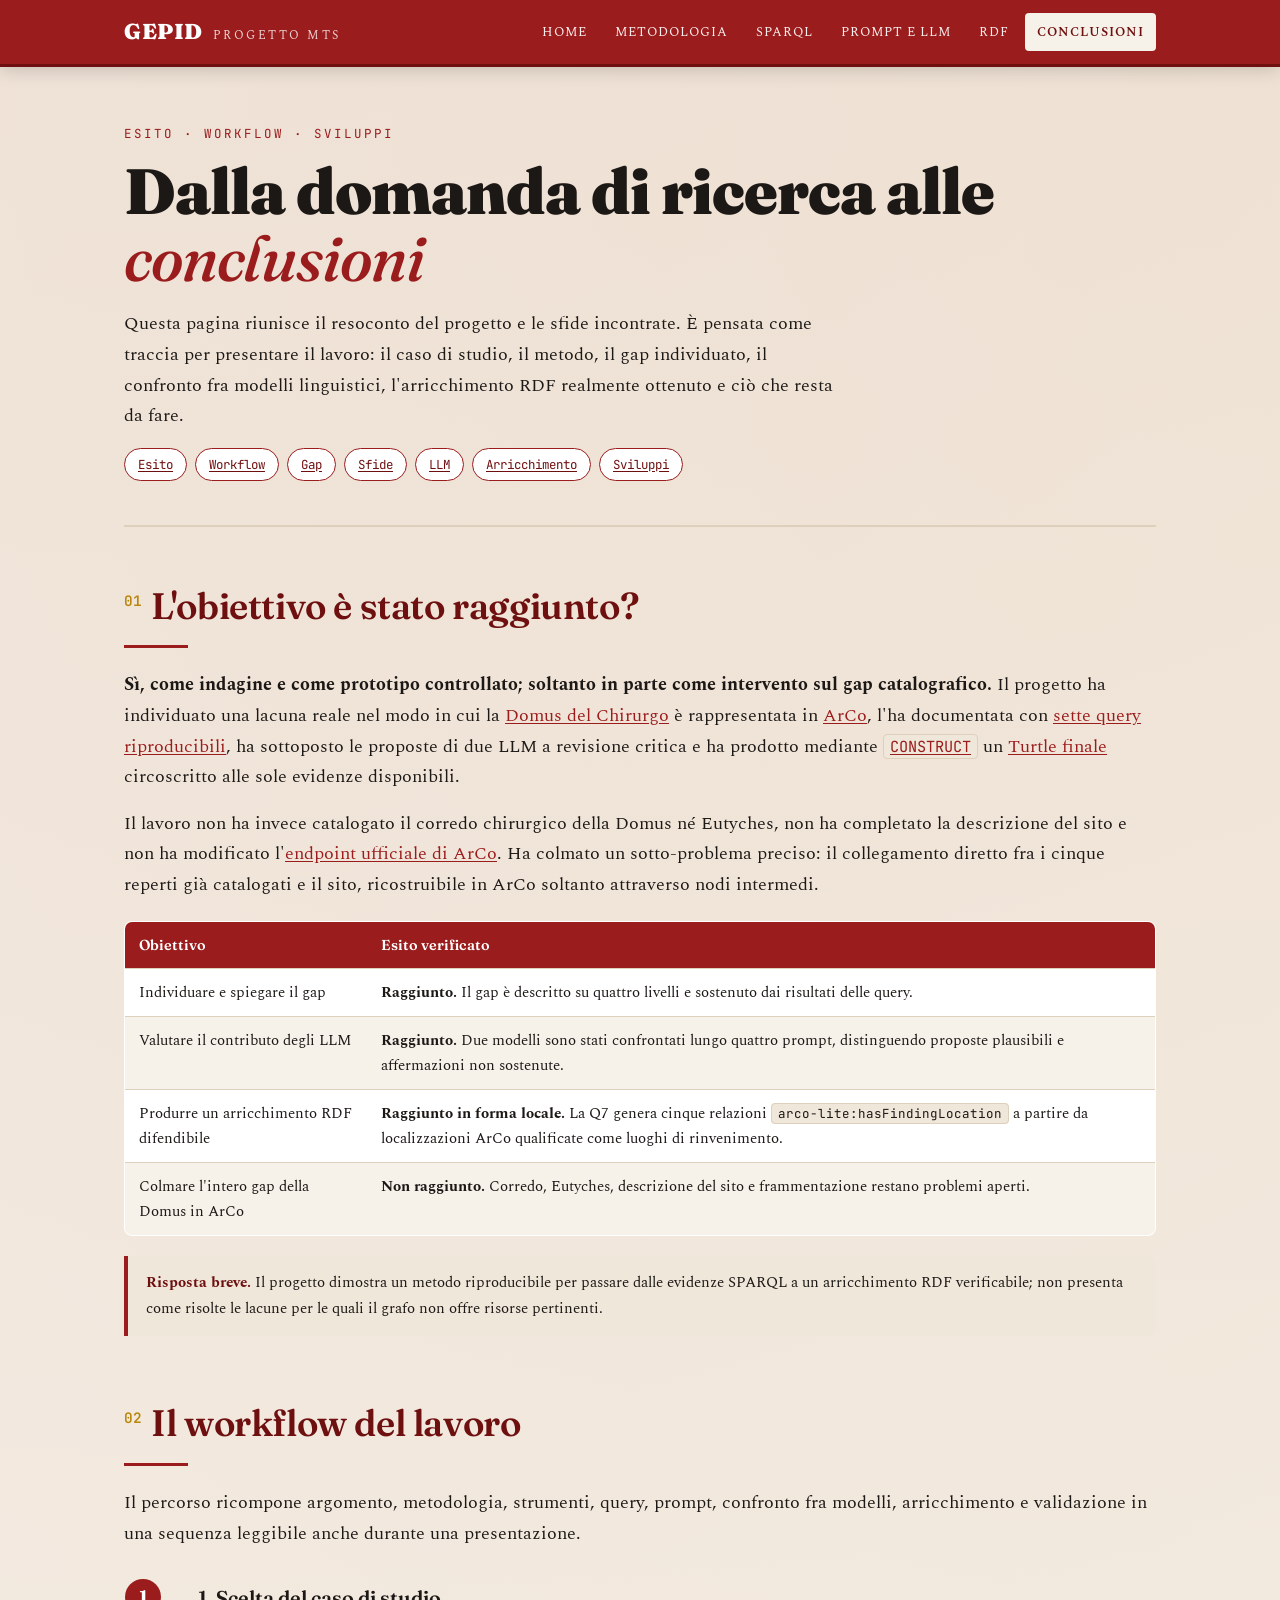
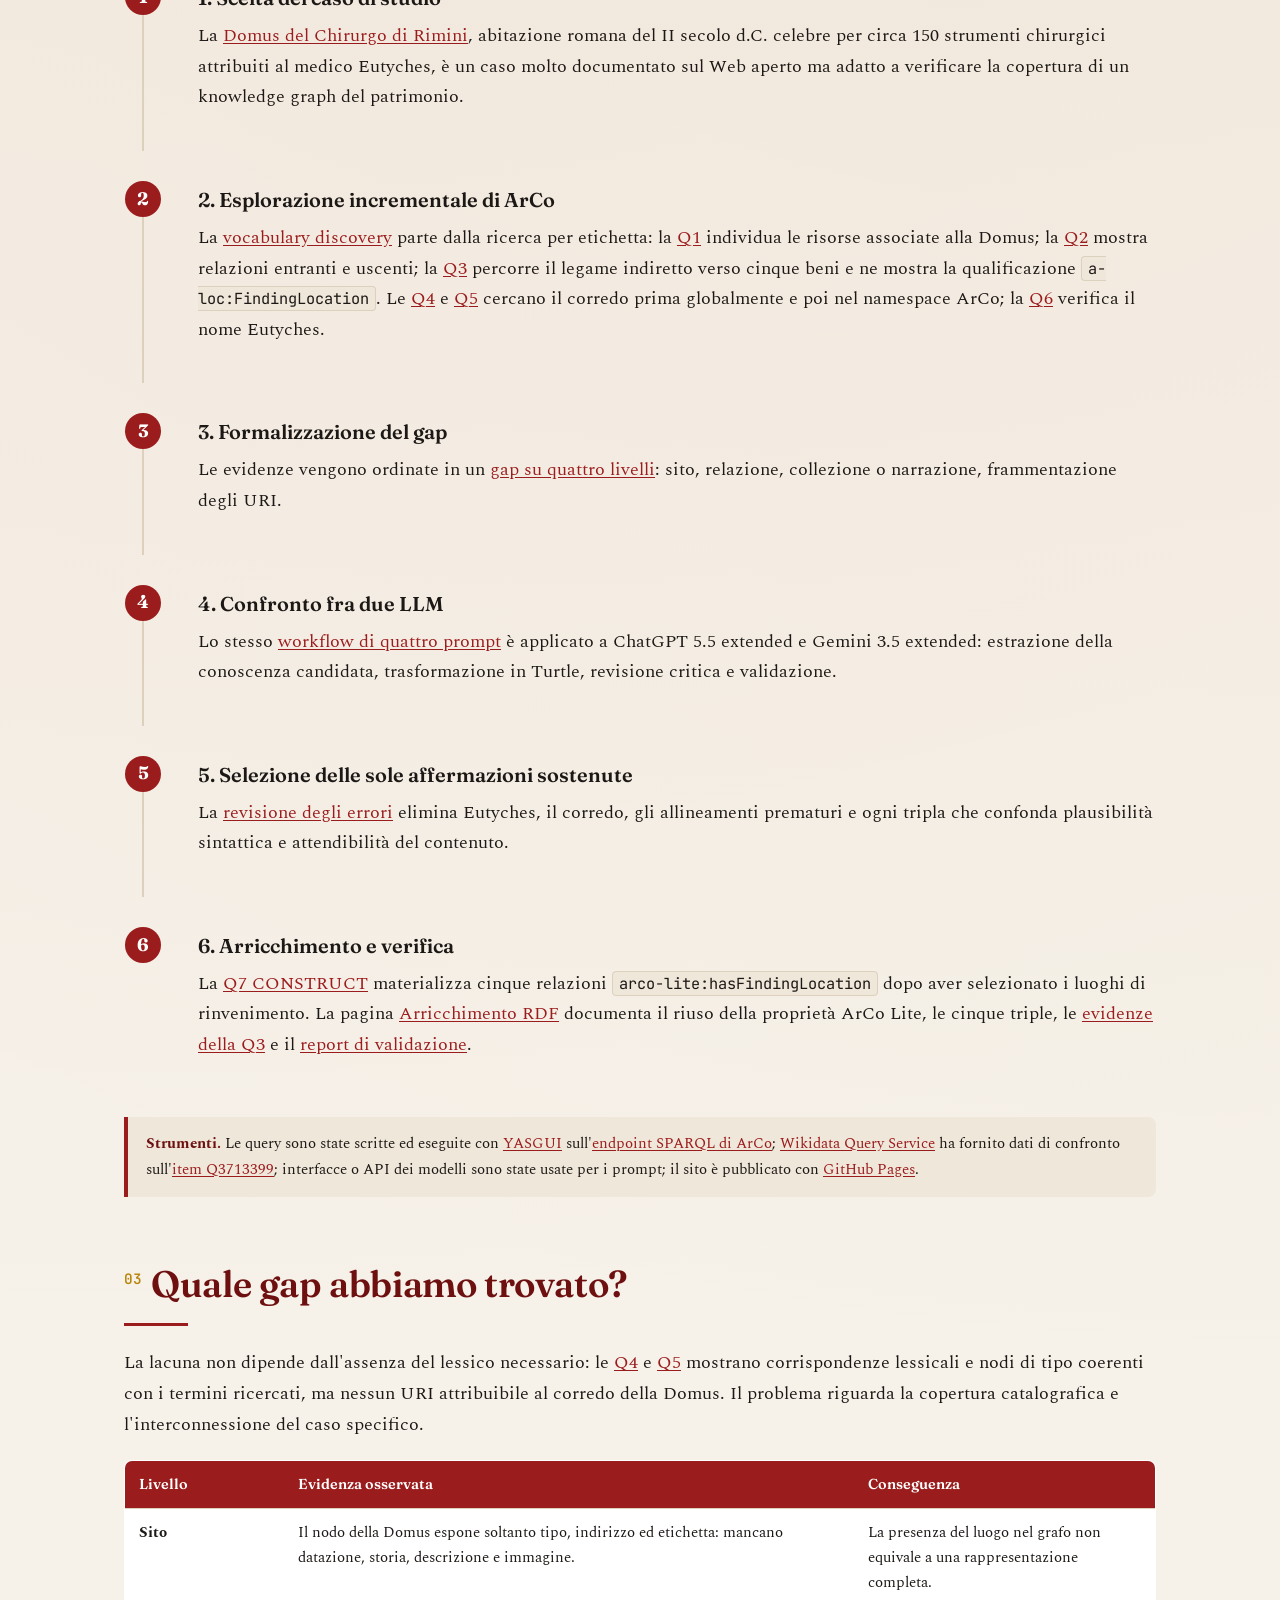
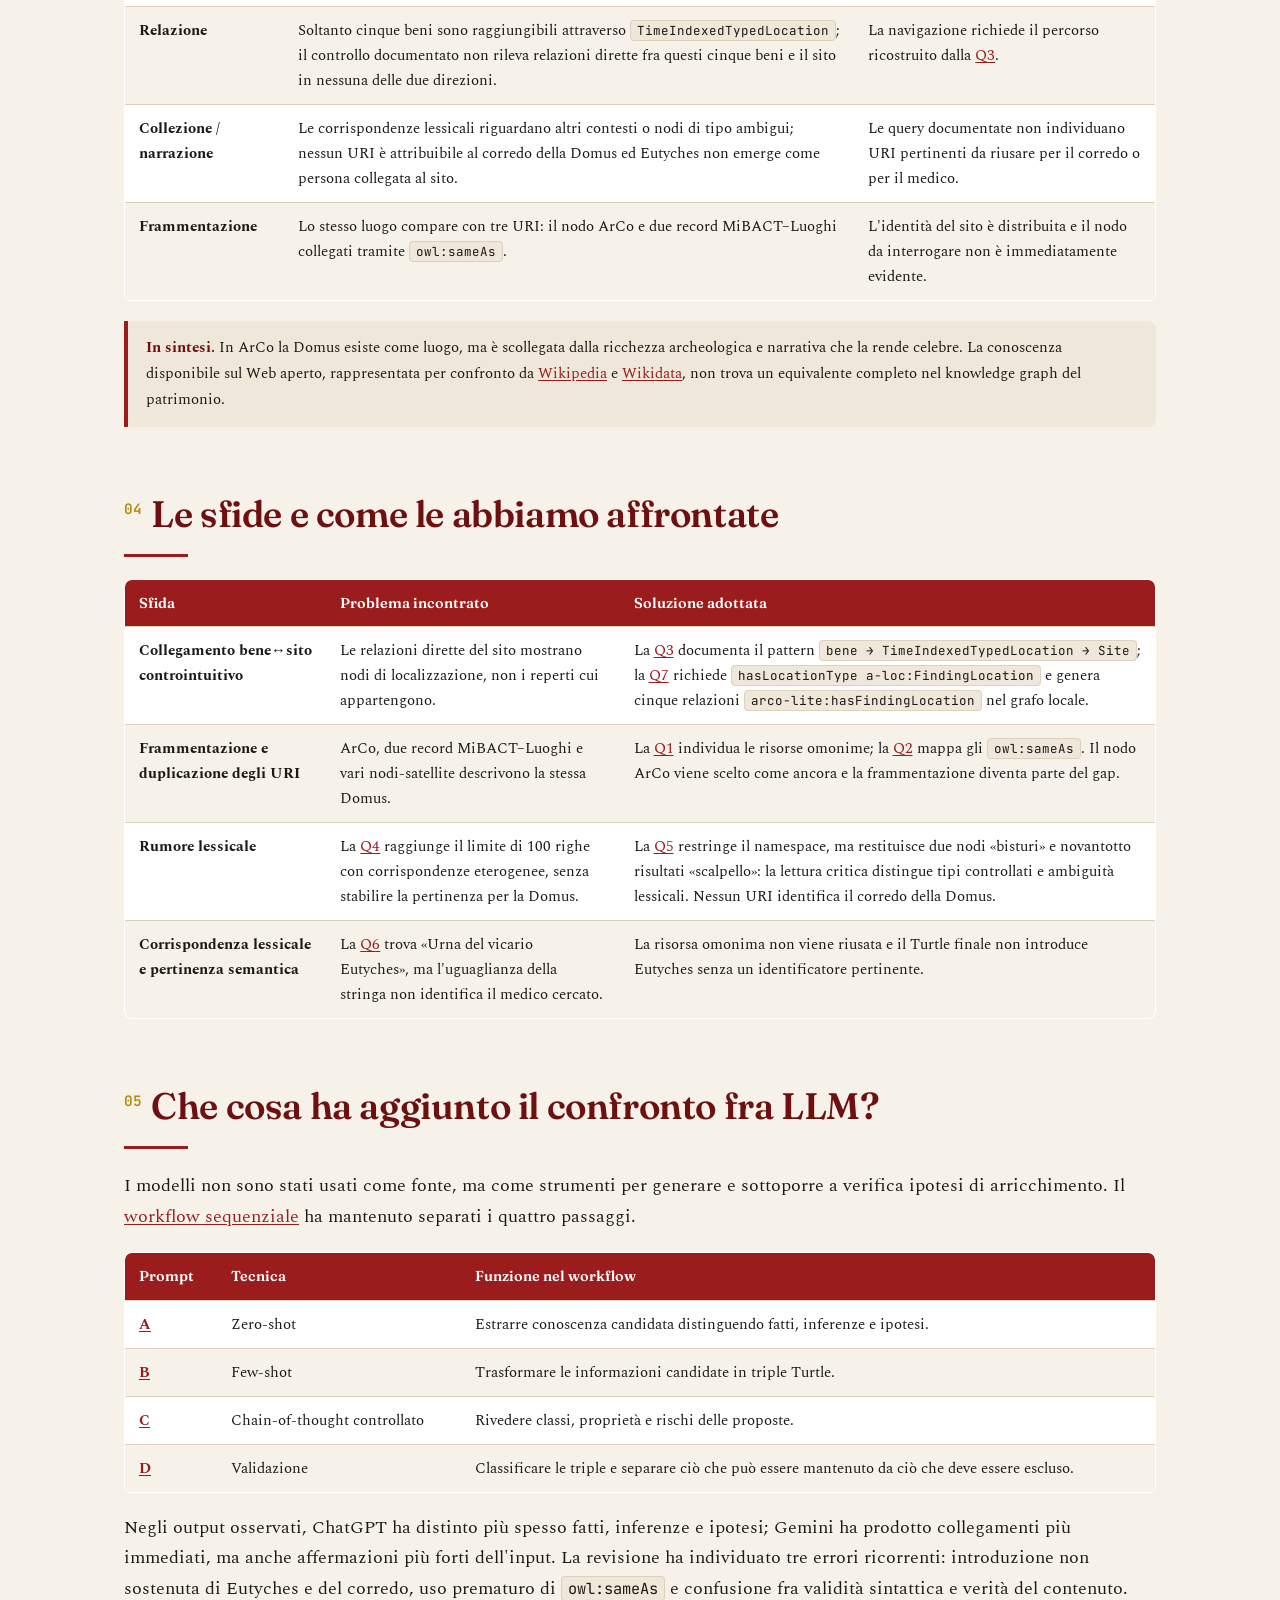
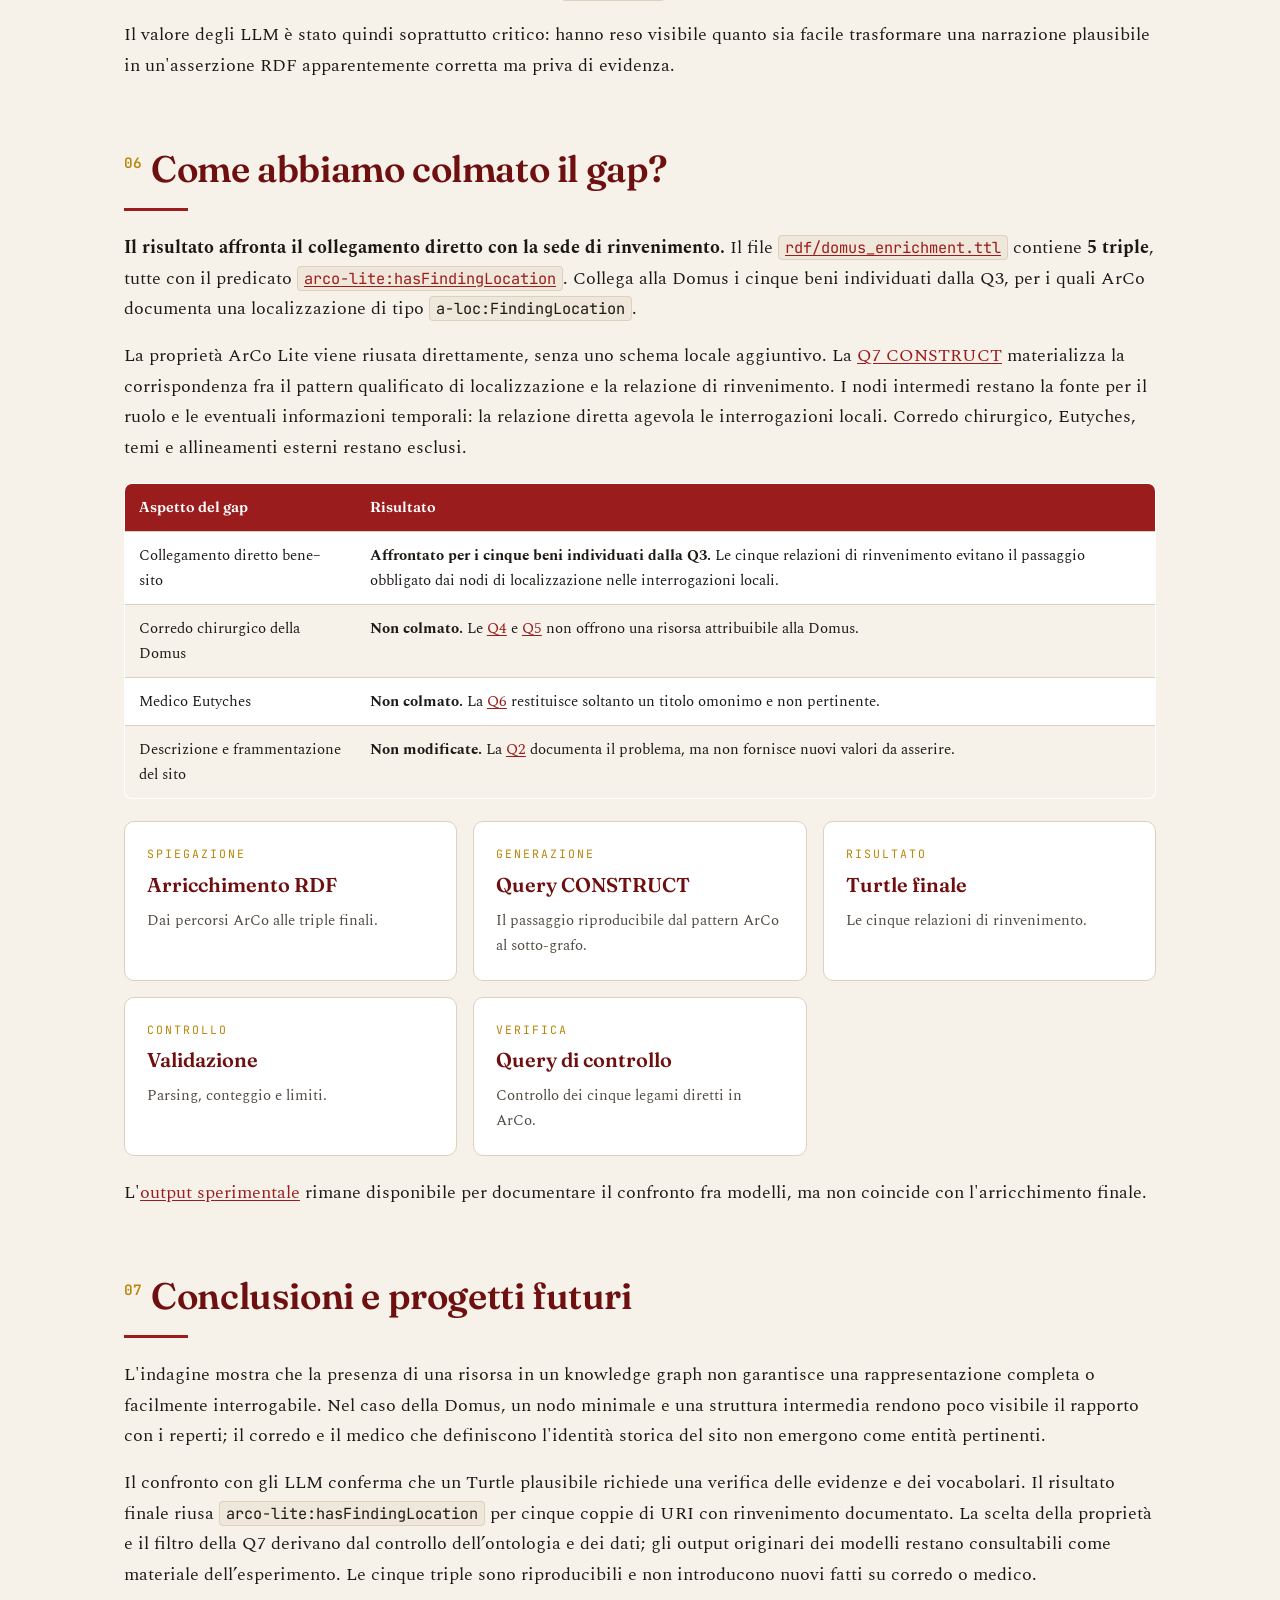
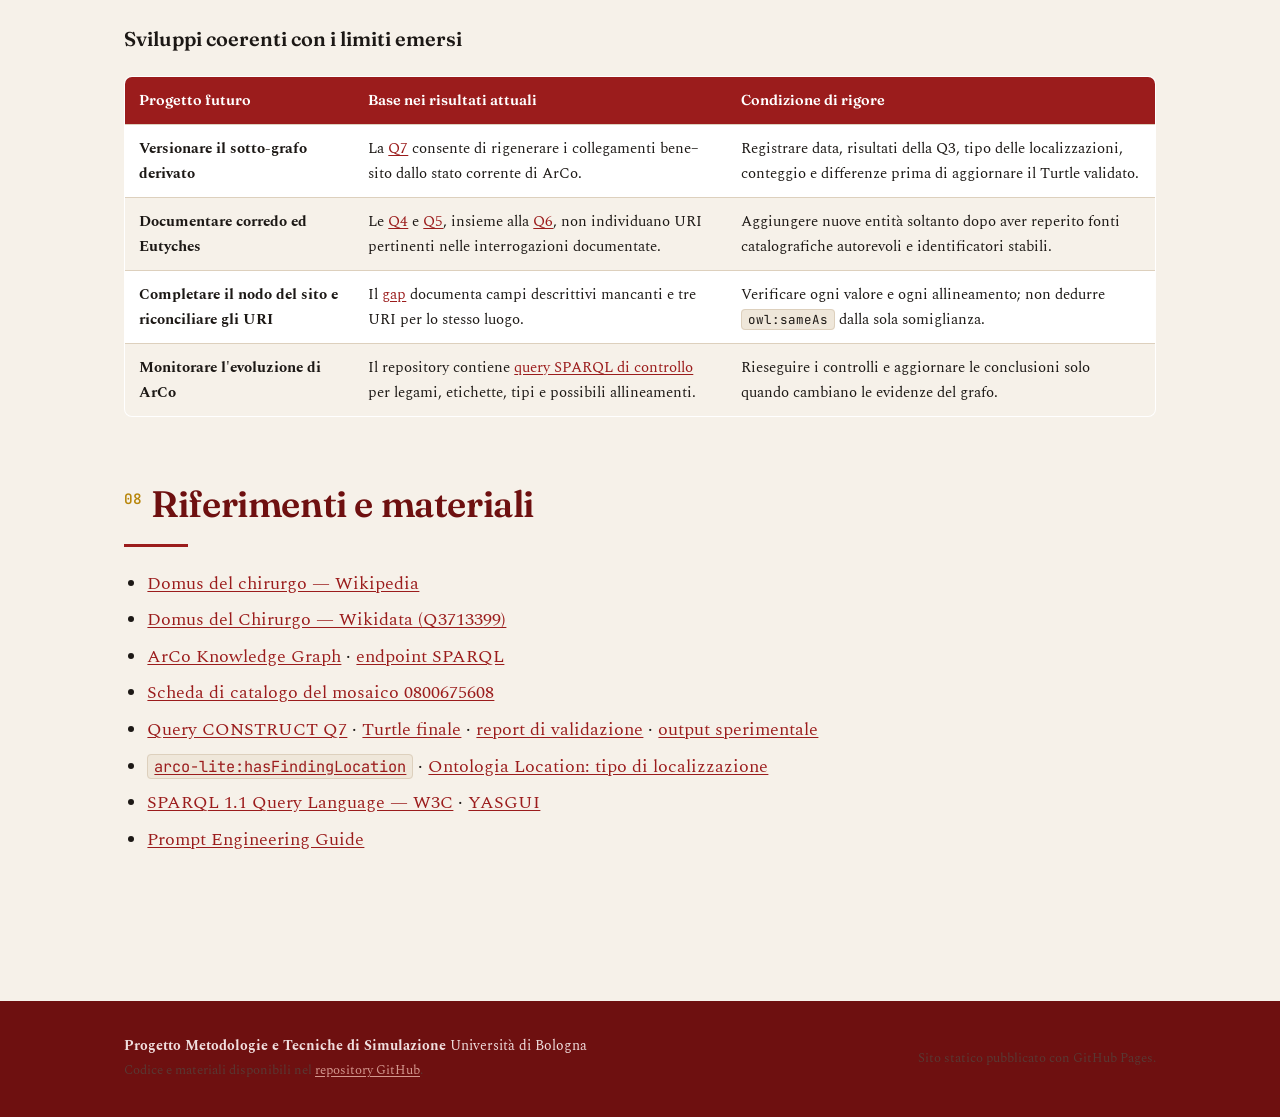
<file: conclusions.html>
<!DOCTYPE html>
<html lang="it">
<head>
  <meta charset="UTF-8">
  <meta name="viewport" content="width=device-width, initial-scale=1.0">
  <meta name="description" content="Esito, workflow, gap, sfide, arricchimento RDF e sviluppi futuri del progetto sulla Domus del Chirurgo in ArCo.">
  <title>Progetto GEPID — Conclusioni</title>
  <link rel="stylesheet" href="styles.css">
</head>
<body>
  <a class="skip-link" href="#main-content">Salta al contenuto</a>
  <header class="topbar">
    <div class="topbar-inner">
      <a class="brand" href="index.html"><span class="mark">GEPID</span><span class="sub">Progetto MTS</span></a>
      <button class="nav-toggle" type="button" aria-label="Apri menu">☰</button>
      <nav class="nav" aria-label="Navigazione principale">
        <a href="index.html">Home</a>
        <a href="methodology.html">Metodologia</a>
        <a href="sparql.html">SPARQL</a>
        <a href="prompts.html">Prompt e LLM</a>
        <a href="rdf.html" aria-label="Arricchimento RDF">RDF</a>
        <a href="conclusions.html">Conclusioni</a>
      </nav>
    </div>
  </header>

  <main id="main-content">
    <section class="hero">
      <p class="eyebrow">Esito · Workflow · Sviluppi</p>
      <h1>Dalla domanda di ricerca alle <span class="accent">conclusioni</span></h1>
      <p class="lede">Questa pagina riunisce il resoconto del progetto e le sfide incontrate. È pensata come traccia per presentare il lavoro: il caso di studio, il metodo, il gap individuato, il confronto fra modelli linguistici, l'arricchimento RDF realmente ottenuto e ciò che resta da fare.</p>
      <div class="pills" aria-label="Indice delle conclusioni">
        <a class="pill" href="#esito">Esito</a>
        <a class="pill" href="#workflow">Workflow</a>
        <a class="pill" href="#gap">Gap</a>
        <a class="pill" href="#sfide">Sfide</a>
        <a class="pill" href="#llm">LLM</a>
        <a class="pill" href="#arricchimento">Arricchimento</a>
        <a class="pill" href="#sviluppi">Sviluppi</a>
      </div>
    </section>

    <section id="esito">
      <h2><span class="num">01</span>L'obiettivo è stato raggiunto?</h2>
      <hr class="rule">
      <p><strong>Sì, come indagine e come prototipo controllato; soltanto in parte come intervento sul gap catalografico.</strong> Il progetto ha individuato una lacuna reale nel modo in cui la <a href="index.html#contesto">Domus del Chirurgo</a> è rappresentata in <a href="https://w3id.org/arco" target="_blank" rel="noopener">ArCo</a>, l'ha documentata con <a href="sparql.html">sette query riproducibili</a>, ha sottoposto le proposte di due LLM a revisione critica e ha prodotto mediante <a href="sparql.html#q7"><code>CONSTRUCT</code></a> un <a href="rdf/domus_enrichment.ttl">Turtle finale</a> circoscritto alle sole evidenze disponibili.</p>
      <p>Il lavoro non ha invece catalogato il corredo chirurgico della Domus né Eutyches, non ha completato la descrizione del sito e non ha modificato l'<a href="https://dati.cultura.gov.it/sparql" target="_blank" rel="noopener">endpoint ufficiale di ArCo</a>. Ha colmato un sotto-problema preciso: il collegamento diretto fra i cinque reperti già catalogati e il sito, ricostruibile in ArCo soltanto attraverso nodi intermedi.</p>
      <div class="table-wrap">
        <table>
          <thead><tr><th>Obiettivo</th><th>Esito verificato</th></tr></thead>
          <tbody>
            <tr><td>Individuare e spiegare il gap</td><td><strong>Raggiunto.</strong> Il gap è descritto su quattro livelli e sostenuto dai risultati delle query.</td></tr>
            <tr><td>Valutare il contributo degli LLM</td><td><strong>Raggiunto.</strong> Due modelli sono stati confrontati lungo quattro prompt, distinguendo proposte plausibili e affermazioni non sostenute.</td></tr>
            <tr><td>Produrre un arricchimento RDF difendibile</td><td><strong>Raggiunto in forma locale.</strong> La Q7 genera cinque relazioni <code>arco-lite:hasFindingLocation</code> a partire da localizzazioni ArCo qualificate come luoghi di rinvenimento.</td></tr>
            <tr><td>Colmare l'intero gap della Domus in ArCo</td><td><strong>Non raggiunto.</strong> Corredo, Eutyches, descrizione del sito e frammentazione restano problemi aperti.</td></tr>
          </tbody>
        </table>
      </div>
      <div class="note"><strong>Risposta breve.</strong> Il progetto dimostra un metodo riproducibile per passare dalle evidenze SPARQL a un arricchimento RDF verificabile; non presenta come risolte le lacune per le quali il grafo non offre risorse pertinenti.</div>
    </section>

    <section id="workflow">
      <h2><span class="num">02</span>Il workflow del lavoro</h2>
      <hr class="rule">
      <p>Il percorso ricompone argomento, metodologia, strumenti, query, prompt, confronto fra modelli, arricchimento e validazione in una sequenza leggibile anche durante una presentazione.</p>
      <ol class="steps">
        <li>
          <h3>1. Scelta del caso di studio</h3>
          <p>La <a href="index.html#contesto">Domus del Chirurgo di Rimini</a>, abitazione romana del II secolo d.C. celebre per circa 150 strumenti chirurgici attribuiti al medico Eutyches, è un caso molto documentato sul Web aperto ma adatto a verificare la copertura di un knowledge graph del patrimonio.</p>
        </li>
        <li>
          <h3>2. Esplorazione incrementale di ArCo</h3>
          <p>La <a href="methodology.html#gap-discovery">vocabulary discovery</a> parte dalla ricerca per etichetta: la <a href="sparql.html#q1">Q1</a> individua le risorse associate alla Domus; la <a href="sparql.html#q2">Q2</a> mostra relazioni entranti e uscenti; la <a href="sparql.html#q3">Q3</a> percorre il legame indiretto verso cinque beni e ne mostra la qualificazione <code>a-loc:FindingLocation</code>. Le <a href="sparql.html#q4">Q4</a> e <a href="sparql.html#q5">Q5</a> cercano il corredo prima globalmente e poi nel namespace ArCo; la <a href="sparql.html#q6">Q6</a> verifica il nome Eutyches.</p>
        </li>
        <li>
          <h3>3. Formalizzazione del gap</h3>
          <p>Le evidenze vengono ordinate in un <a href="methodology.html#gap">gap su quattro livelli</a>: sito, relazione, collezione o narrazione, frammentazione degli URI.</p>
        </li>
        <li>
          <h3>4. Confronto fra due LLM</h3>
          <p>Lo stesso <a href="prompts.html">workflow di quattro prompt</a> è applicato a ChatGPT 5.5 extended e Gemini 3.5 extended: estrazione della conoscenza candidata, trasformazione in Turtle, revisione critica e validazione.</p>
        </li>
        <li>
          <h3>5. Selezione delle sole affermazioni sostenute</h3>
          <p>La <a href="prompts.html#errori">revisione degli errori</a> elimina Eutyches, il corredo, gli allineamenti prematuri e ogni tripla che confonda plausibilità sintattica e attendibilità del contenuto.</p>
        </li>
        <li>
          <h3>6. Arricchimento e verifica</h3>
          <p>La <a href="sparql.html#q7">Q7 CONSTRUCT</a> materializza cinque relazioni <code>arco-lite:hasFindingLocation</code> dopo aver selezionato i luoghi di rinvenimento. La pagina <a href="rdf.html">Arricchimento RDF</a> documenta il riuso della proprietà ArCo Lite, le cinque triple, le <a href="rdf/evidence/q3-finding-locations-2026-09-10.json">evidenze della Q3</a> e il <a href="rdf/validation-report.md">report di validazione</a>.</p>
        </li>
      </ol>
      <div class="note"><strong>Strumenti.</strong> Le query sono state scritte ed eseguite con <a href="https://yasgui.org" target="_blank" rel="noopener">YASGUI</a> sull'<a href="https://dati.cultura.gov.it/sparql" target="_blank" rel="noopener">endpoint SPARQL di ArCo</a>; <a href="https://query.wikidata.org" target="_blank" rel="noopener">Wikidata Query Service</a> ha fornito dati di confronto sull'<a href="https://www.wikidata.org/wiki/Q3713399" target="_blank" rel="noopener">item Q3713399</a>; interfacce o API dei modelli sono state usate per i prompt; il sito è pubblicato con <a href="https://pages.github.com" target="_blank" rel="noopener">GitHub Pages</a>.</div>
    </section>

    <section id="gap">
      <h2><span class="num">03</span>Quale gap abbiamo trovato?</h2>
      <hr class="rule">
      <p>La lacuna non dipende dall'assenza del lessico necessario: le <a href="sparql.html#q4">Q4</a> e <a href="sparql.html#q5">Q5</a> mostrano corrispondenze lessicali e nodi di tipo coerenti con i termini ricercati, ma nessun URI attribuibile al corredo della Domus. Il problema riguarda la copertura catalografica e l'interconnessione del caso specifico.</p>
      <div class="table-wrap">
        <table>
          <thead><tr><th>Livello</th><th>Evidenza osservata</th><th>Conseguenza</th></tr></thead>
          <tbody>
            <tr><td><strong>Sito</strong></td><td>Il nodo della Domus espone soltanto tipo, indirizzo ed etichetta: mancano datazione, storia, descrizione e immagine.</td><td>La presenza del luogo nel grafo non equivale a una rappresentazione completa.</td></tr>
            <tr><td><strong>Relazione</strong></td><td>Soltanto cinque beni sono raggiungibili attraverso <code>TimeIndexedTypedLocation</code>; il controllo documentato non rileva relazioni dirette fra questi cinque beni e il sito in nessuna delle due direzioni.</td><td>La navigazione richiede il percorso ricostruito dalla <a href="sparql.html#q3">Q3</a>.</td></tr>
            <tr><td><strong>Collezione / narrazione</strong></td><td>Le corrispondenze lessicali riguardano altri contesti o nodi di tipo ambigui; nessun URI è attribuibile al corredo della Domus ed Eutyches non emerge come persona collegata al sito.</td><td>Le query documentate non individuano URI pertinenti da riusare per il corredo o per il medico.</td></tr>
            <tr><td><strong>Frammentazione</strong></td><td>Lo stesso luogo compare con tre URI: il nodo ArCo e due record MiBACT–Luoghi collegati tramite <code>owl:sameAs</code>.</td><td>L'identità del sito è distribuita e il nodo da interrogare non è immediatamente evidente.</td></tr>
          </tbody>
        </table>
      </div>
      <div class="note"><strong>In sintesi.</strong> In ArCo la Domus esiste come luogo, ma è scollegata dalla ricchezza archeologica e narrativa che la rende celebre. La conoscenza disponibile sul Web aperto, rappresentata per confronto da <a href="https://it.wikipedia.org/wiki/Domus_del_chirurgo" target="_blank" rel="noopener">Wikipedia</a> e <a href="https://www.wikidata.org/wiki/Q3713399" target="_blank" rel="noopener">Wikidata</a>, non trova un equivalente completo nel knowledge graph del patrimonio.</div>
    </section>

    <section id="sfide">
      <h2><span class="num">04</span>Le sfide e come le abbiamo affrontate</h2>
      <hr class="rule">
      <div class="table-wrap">
        <table>
          <thead><tr><th>Sfida</th><th>Problema incontrato</th><th>Soluzione adottata</th></tr></thead>
          <tbody>
            <tr>
              <td><strong>Collegamento bene↔sito controintuitivo</strong></td>
              <td>Le relazioni dirette del sito mostrano nodi di localizzazione, non i reperti cui appartengono.</td>
              <td>La <a href="sparql.html#q3">Q3</a> documenta il pattern <code>bene → TimeIndexedTypedLocation → Site</code>; la <a href="sparql.html#q7">Q7</a> richiede <code>hasLocationType a-loc:FindingLocation</code> e genera cinque relazioni <code>arco-lite:hasFindingLocation</code> nel grafo locale.</td>
            </tr>
            <tr>
              <td><strong>Frammentazione e duplicazione degli URI</strong></td>
              <td>ArCo, due record MiBACT–Luoghi e vari nodi-satellite descrivono la stessa Domus.</td>
              <td>La <a href="sparql.html#q1">Q1</a> individua le risorse omonime; la <a href="sparql.html#q2">Q2</a> mappa gli <code>owl:sameAs</code>. Il nodo ArCo viene scelto come ancora e la frammentazione diventa parte del gap.</td>
            </tr>
            <tr>
            <td><strong>Rumore lessicale</strong></td>
            <td>La <a href="sparql.html#q4">Q4</a> raggiunge il limite di 100 righe con corrispondenze eterogenee, senza stabilire la pertinenza per la Domus.</td>
            <td>La <a href="sparql.html#q5">Q5</a> restringe il namespace, ma restituisce due nodi «bisturi» e novantotto risultati «scalpello»: la lettura critica distingue tipi controllati e ambiguità lessicali. Nessun URI identifica il corredo della Domus.</td>
          </tr>
            <tr>
              <td><strong>Corrispondenza lessicale e pertinenza semantica</strong></td>
              <td>La <a href="sparql.html#q6">Q6</a> trova «Urna del vicario Eutyches», ma l'uguaglianza della stringa non identifica il medico cercato.</td>
              <td>La risorsa omonima non viene riusata e il Turtle finale non introduce Eutyches senza un identificatore pertinente.</td>
            </tr>
          </tbody>
        </table>
      </div>
    </section>

    <section id="llm">
      <h2><span class="num">05</span>Che cosa ha aggiunto il confronto fra LLM?</h2>
      <hr class="rule">
      <p>I modelli non sono stati usati come fonte, ma come strumenti per generare e sottoporre a verifica ipotesi di arricchimento. Il <a href="prompts.html">workflow sequenziale</a> ha mantenuto separati i quattro passaggi.</p>
      <div class="table-wrap">
        <table>
          <thead><tr><th>Prompt</th><th>Tecnica</th><th>Funzione nel workflow</th></tr></thead>
          <tbody>
            <tr><td><a href="prompts/prompt-A-zero-shot.txt"><strong>A</strong></a></td><td>Zero-shot</td><td>Estrarre conoscenza candidata distinguendo fatti, inferenze e ipotesi.</td></tr>
            <tr><td><a href="prompts/prompt-B-few-shot.txt"><strong>B</strong></a></td><td>Few-shot</td><td>Trasformare le informazioni candidate in triple Turtle.</td></tr>
            <tr><td><a href="prompts/prompt-C-cot-controlled.txt"><strong>C</strong></a></td><td>Chain-of-thought controllato</td><td>Rivedere classi, proprietà e rischi delle proposte.</td></tr>
            <tr><td><a href="prompts/prompt-D-validation.txt"><strong>D</strong></a></td><td>Validazione</td><td>Classificare le triple e separare ciò che può essere mantenuto da ciò che deve essere escluso.</td></tr>
          </tbody>
        </table>
      </div>
      <p>Negli output osservati, ChatGPT ha distinto più spesso fatti, inferenze e ipotesi; Gemini ha prodotto collegamenti più immediati, ma anche affermazioni più forti dell'input. La revisione ha individuato tre errori ricorrenti: introduzione non sostenuta di Eutyches e del corredo, uso prematuro di <code>owl:sameAs</code> e confusione fra validità sintattica e verità del contenuto.</p>
      <p>Il valore degli LLM è stato quindi soprattutto critico: hanno reso visibile quanto sia facile trasformare una narrazione plausibile in un'asserzione RDF apparentemente corretta ma priva di evidenza.</p>
    </section>

    <section id="arricchimento">
      <h2><span class="num">06</span>Come abbiamo colmato il gap?</h2>
      <hr class="rule">
      <p><strong>Il risultato affronta il collegamento diretto con la sede di rinvenimento.</strong> Il file <a href="rdf/domus_enrichment.ttl"><code>rdf/domus_enrichment.ttl</code></a> contiene <strong>5 triple</strong>, tutte con il predicato <a href="https://github.com/ICCD-MiBACT/ArCo/blob/master/ArCo-release/ontologie/arco-lite/1.0/arco-lite.owl" target="_blank" rel="noopener"><code>arco-lite:hasFindingLocation</code></a>. Collega alla Domus i cinque beni individuati dalla Q3, per i quali ArCo documenta una localizzazione di tipo <code>a-loc:FindingLocation</code>.</p>
      <p>La proprietà ArCo Lite viene riusata direttamente, senza uno schema locale aggiuntivo. La <a href="sparql.html#q7">Q7 CONSTRUCT</a> materializza la corrispondenza fra il pattern qualificato di localizzazione e la relazione di rinvenimento. I nodi intermedi restano la fonte per il ruolo e le eventuali informazioni temporali: la relazione diretta agevola le interrogazioni locali. Corredo chirurgico, Eutyches, temi e allineamenti esterni restano esclusi.</p>
      <div class="table-wrap">
        <table>
          <thead><tr><th>Aspetto del gap</th><th>Risultato</th></tr></thead>
          <tbody>
            <tr><td>Collegamento diretto bene–sito</td><td><strong>Affrontato per i cinque beni individuati dalla Q3.</strong> Le cinque relazioni di rinvenimento evitano il passaggio obbligato dai nodi di localizzazione nelle interrogazioni locali.</td></tr>
            <tr><td>Corredo chirurgico della Domus</td><td><strong>Non colmato.</strong> Le <a href="sparql.html#q4">Q4</a> e <a href="sparql.html#q5">Q5</a> non offrono una risorsa attribuibile alla Domus.</td></tr>
            <tr><td>Medico Eutyches</td><td><strong>Non colmato.</strong> La <a href="sparql.html#q6">Q6</a> restituisce soltanto un titolo omonimo e non pertinente.</td></tr>
            <tr><td>Descrizione e frammentazione del sito</td><td><strong>Non modificate.</strong> La <a href="sparql.html#q2">Q2</a> documenta il problema, ma non fornisce nuovi valori da asserire.</td></tr>
          </tbody>
        </table>
      </div>
      <div class="artifact-links">
        <a class="card" href="rdf.html"><span class="k">Spiegazione</span><span class="t">Arricchimento RDF</span><span class="d">Dai percorsi ArCo alle triple finali.</span></a>
        <a class="card" href="queries/query-eu-07-construct-collegamenti-diretti.rq"><span class="k">Generazione</span><span class="t">Query CONSTRUCT</span><span class="d">Il passaggio riproducibile dal pattern ArCo al sotto-grafo.</span></a>
        <a class="card" href="rdf/domus_enrichment.ttl"><span class="k">Risultato</span><span class="t">Turtle finale</span><span class="d">Le cinque relazioni di rinvenimento.</span></a>
        <a class="card" href="rdf/validation-report.md"><span class="k">Controllo</span><span class="t">Validazione</span><span class="d">Parsing, conteggio e limiti.</span></a>
        <a class="card" href="sparql-checks/check-direct-artifact-site-link.rq"><span class="k">Verifica</span><span class="t">Query di controllo</span><span class="d">Controllo dei cinque legami diretti in ArCo.</span></a>
      </div>
      <p>L'<a href="rdf/domus_enrichment_experimental.ttl">output sperimentale</a> rimane disponibile per documentare il confronto fra modelli, ma non coincide con l'arricchimento finale.</p>
    </section>

    <section id="sviluppi">
      <h2><span class="num">07</span>Conclusioni e progetti futuri</h2>
      <hr class="rule">
      <p>L'indagine mostra che la presenza di una risorsa in un knowledge graph non garantisce una rappresentazione completa o facilmente interrogabile. Nel caso della Domus, un nodo minimale e una struttura intermedia rendono poco visibile il rapporto con i reperti; il corredo e il medico che definiscono l'identità storica del sito non emergono come entità pertinenti.</p>
      <p>Il confronto con gli LLM conferma che un Turtle plausibile richiede una verifica delle evidenze e dei vocabolari. Il risultato finale riusa <code>arco-lite:hasFindingLocation</code> per cinque coppie di URI con rinvenimento documentato. La scelta della proprietà e il filtro della Q7 derivano dal controllo dell’ontologia e dei dati; gli output originari dei modelli restano consultabili come materiale dell’esperimento. Le cinque triple sono riproducibili e non introducono nuovi fatti su corredo o medico.</p>
      <h3>Sviluppi coerenti con i limiti emersi</h3>
      <div class="table-wrap">
        <table>
          <thead><tr><th>Progetto futuro</th><th>Base nei risultati attuali</th><th>Condizione di rigore</th></tr></thead>
          <tbody>
            <tr><td><strong>Versionare il sotto-grafo derivato</strong></td><td>La <a href="sparql.html#q7">Q7</a> consente di rigenerare i collegamenti bene–sito dallo stato corrente di ArCo.</td><td>Registrare data, risultati della Q3, tipo delle localizzazioni, conteggio e differenze prima di aggiornare il Turtle validato.</td></tr>
            <tr><td><strong>Documentare corredo ed Eutyches</strong></td><td>Le <a href="sparql.html#q4">Q4</a> e <a href="sparql.html#q5">Q5</a>, insieme alla <a href="sparql.html#q6">Q6</a>, non individuano URI pertinenti nelle interrogazioni documentate.</td><td>Aggiungere nuove entità soltanto dopo aver reperito fonti catalografiche autorevoli e identificatori stabili.</td></tr>
            <tr><td><strong>Completare il nodo del sito e riconciliare gli URI</strong></td><td>Il <a href="methodology.html#gap">gap</a> documenta campi descrittivi mancanti e tre URI per lo stesso luogo.</td><td>Verificare ogni valore e ogni allineamento; non dedurre <code>owl:sameAs</code> dalla sola somiglianza.</td></tr>
            <tr><td><strong>Monitorare l'evoluzione di ArCo</strong></td><td>Il repository contiene <a href="https://github.com/massimilianoricchiuti/Metodologie-e-Tecniche-di-Simulazione/tree/main/sparql-checks" target="_blank" rel="noopener">query SPARQL di controllo</a> per legami, etichette, tipi e possibili allineamenti.</td><td>Rieseguire i controlli e aggiornare le conclusioni solo quando cambiano le evidenze del grafo.</td></tr>
          </tbody>
        </table>
      </div>
    </section>

    <section id="riferimenti">
      <h2><span class="num">08</span>Riferimenti e materiali</h2>
      <hr class="rule">
      <ul>
        <li><a href="https://it.wikipedia.org/wiki/Domus_del_chirurgo" target="_blank" rel="noopener">Domus del chirurgo — Wikipedia</a></li>
        <li><a href="https://www.wikidata.org/wiki/Q3713399" target="_blank" rel="noopener">Domus del Chirurgo — Wikidata (Q3713399)</a></li>
        <li><a href="https://w3id.org/arco" target="_blank" rel="noopener">ArCo Knowledge Graph</a> · <a href="https://dati.cultura.gov.it/sparql" target="_blank" rel="noopener">endpoint SPARQL</a></li>
        <li><a href="https://catalogo.beniculturali.it/detail/ArchaeologicalProperty/0800675608" target="_blank" rel="noopener">Scheda di catalogo del mosaico 0800675608</a></li>
        <li><a href="queries/query-eu-07-construct-collegamenti-diretti.rq">Query CONSTRUCT Q7</a> · <a href="rdf/domus_enrichment.ttl">Turtle finale</a> · <a href="rdf/validation-report.md">report di validazione</a> · <a href="rdf/domus_enrichment_experimental.ttl">output sperimentale</a></li>
        <li><a href="https://github.com/ICCD-MiBACT/ArCo/blob/master/ArCo-release/ontologie/arco-lite/1.0/arco-lite.owl" target="_blank" rel="noopener"><code>arco-lite:hasFindingLocation</code></a> · <a href="https://github.com/ICCD-MiBACT/ArCo/blob/master/ArCo-release/ontologie/location/location.owl" target="_blank" rel="noopener">Ontologia Location: tipo di localizzazione</a></li>
        <li><a href="https://www.w3.org/TR/sparql11-query/" target="_blank" rel="noopener">SPARQL 1.1 Query Language — W3C</a> · <a href="https://yasgui.org" target="_blank" rel="noopener">YASGUI</a></li>
        <li><a href="https://www.promptingguide.ai" target="_blank" rel="noopener">Prompt Engineering Guide</a></li>
      </ul>
    </section>
  </main>

  <footer>
    <div class="footer-inner">
      <div><strong>Progetto Metodologie e Tecniche di Simulazione</strong> Università di Bologna<br>
      <span class="small">Codice e materiali disponibili nel <a href="https://github.com/massimilianoricchiuti/Metodologie-e-Tecniche-di-Simulazione">repository GitHub</a>.</span></div>
      <div class="small">Sito statico pubblicato con GitHub Pages.</div>
    </div>
  </footer>
  <script src="main.js"></script>
</body>
</html>
</file>
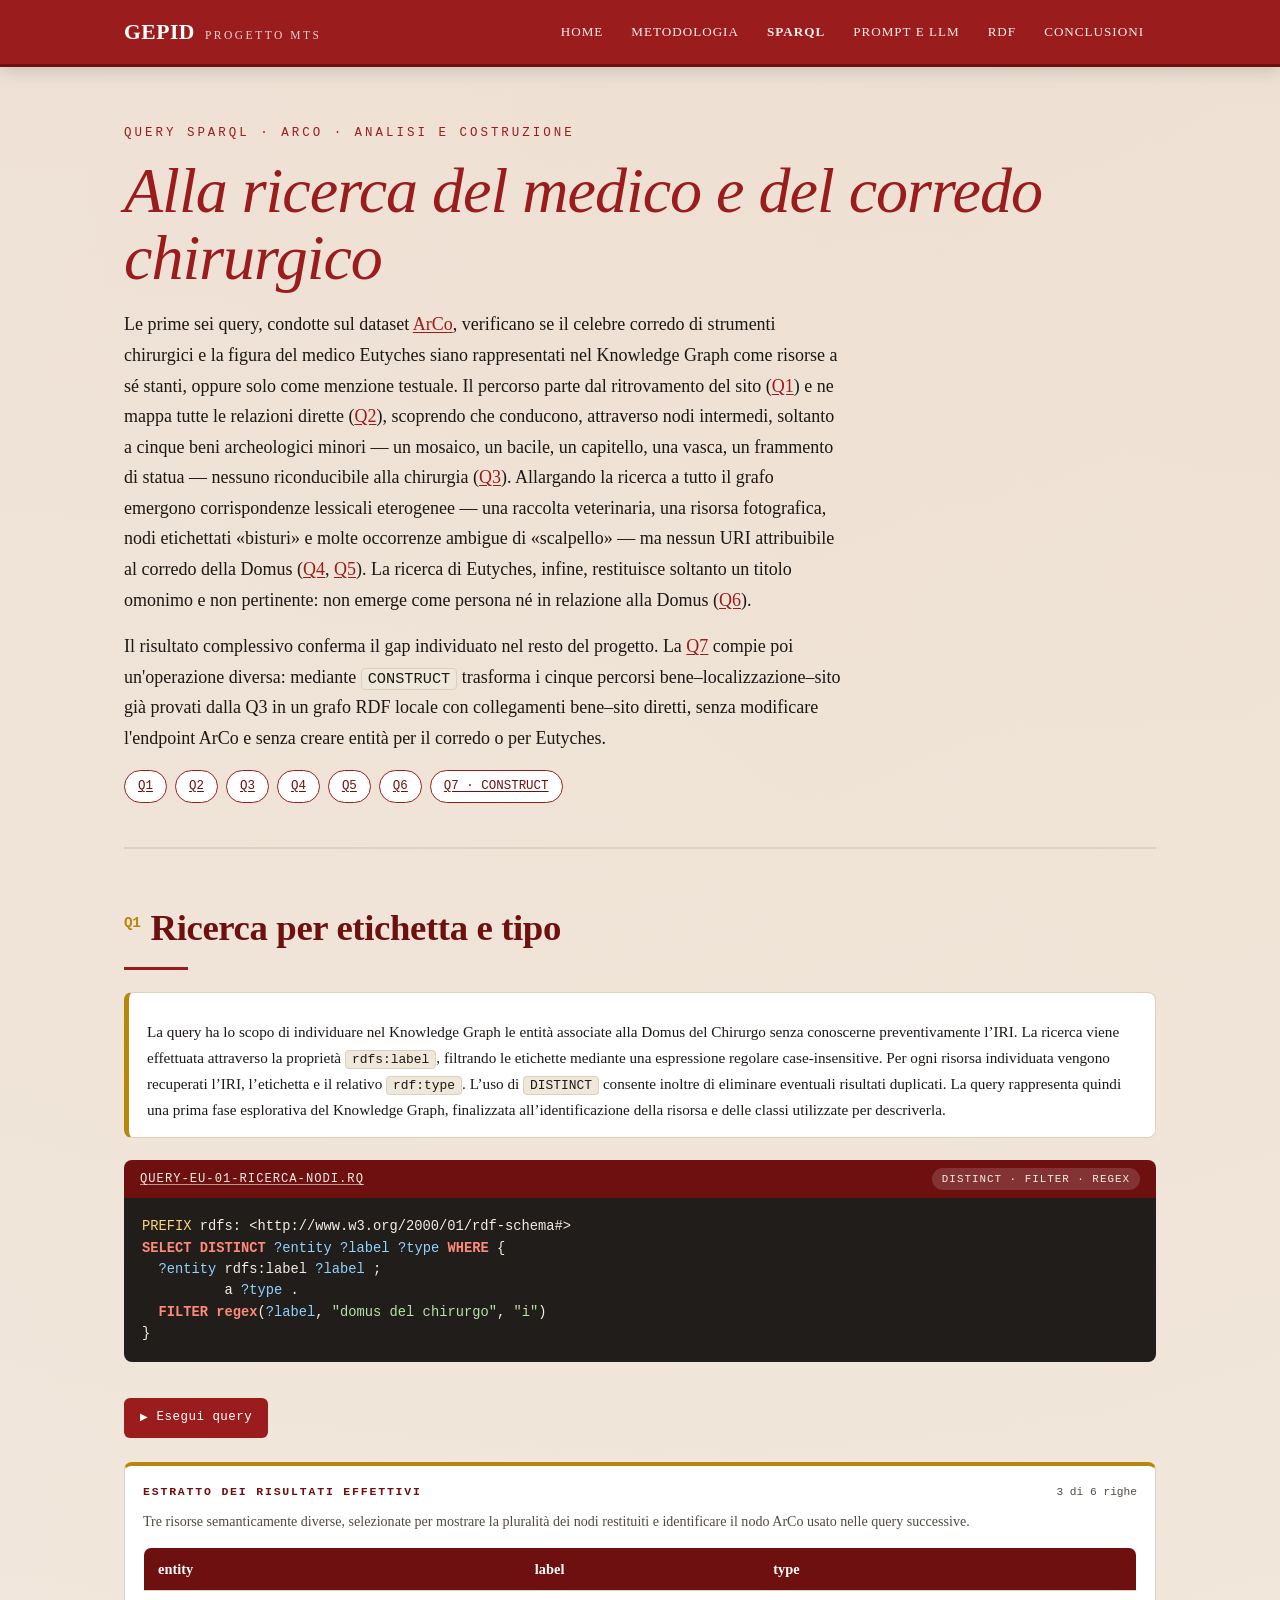
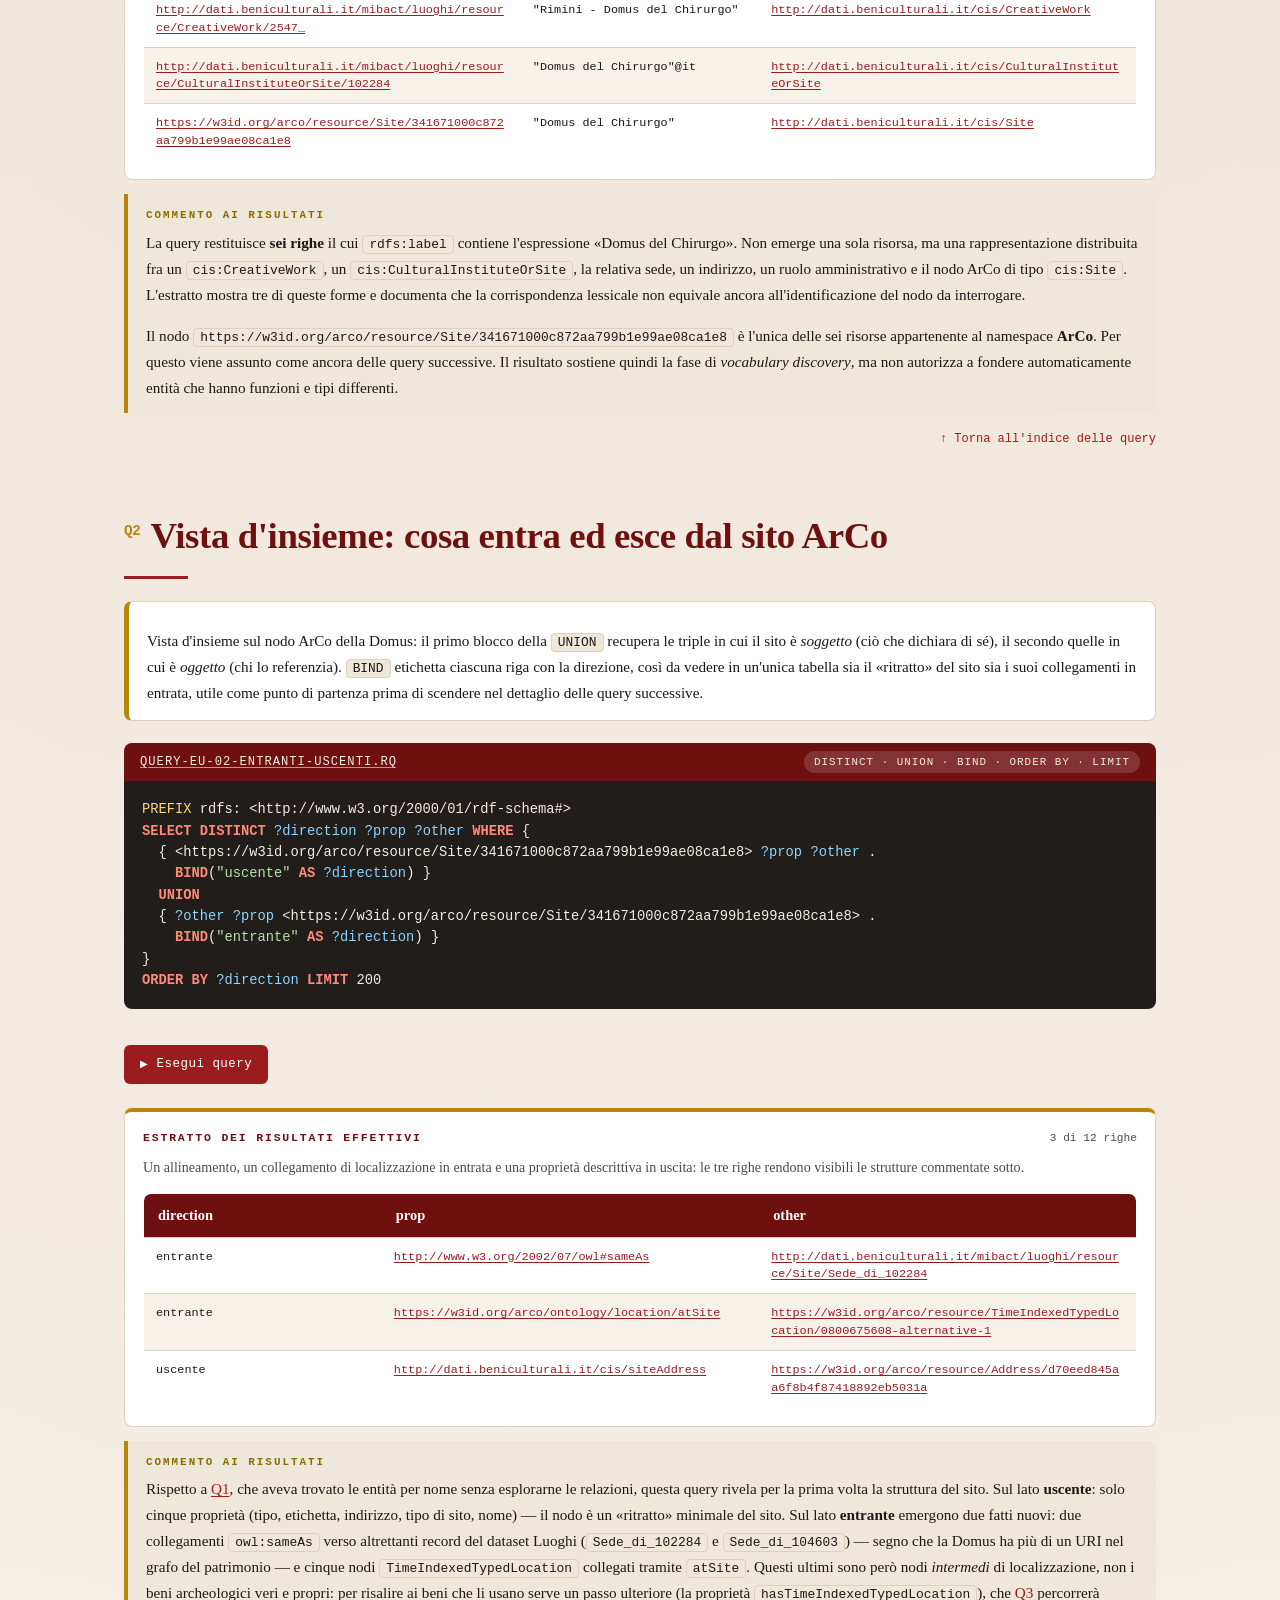
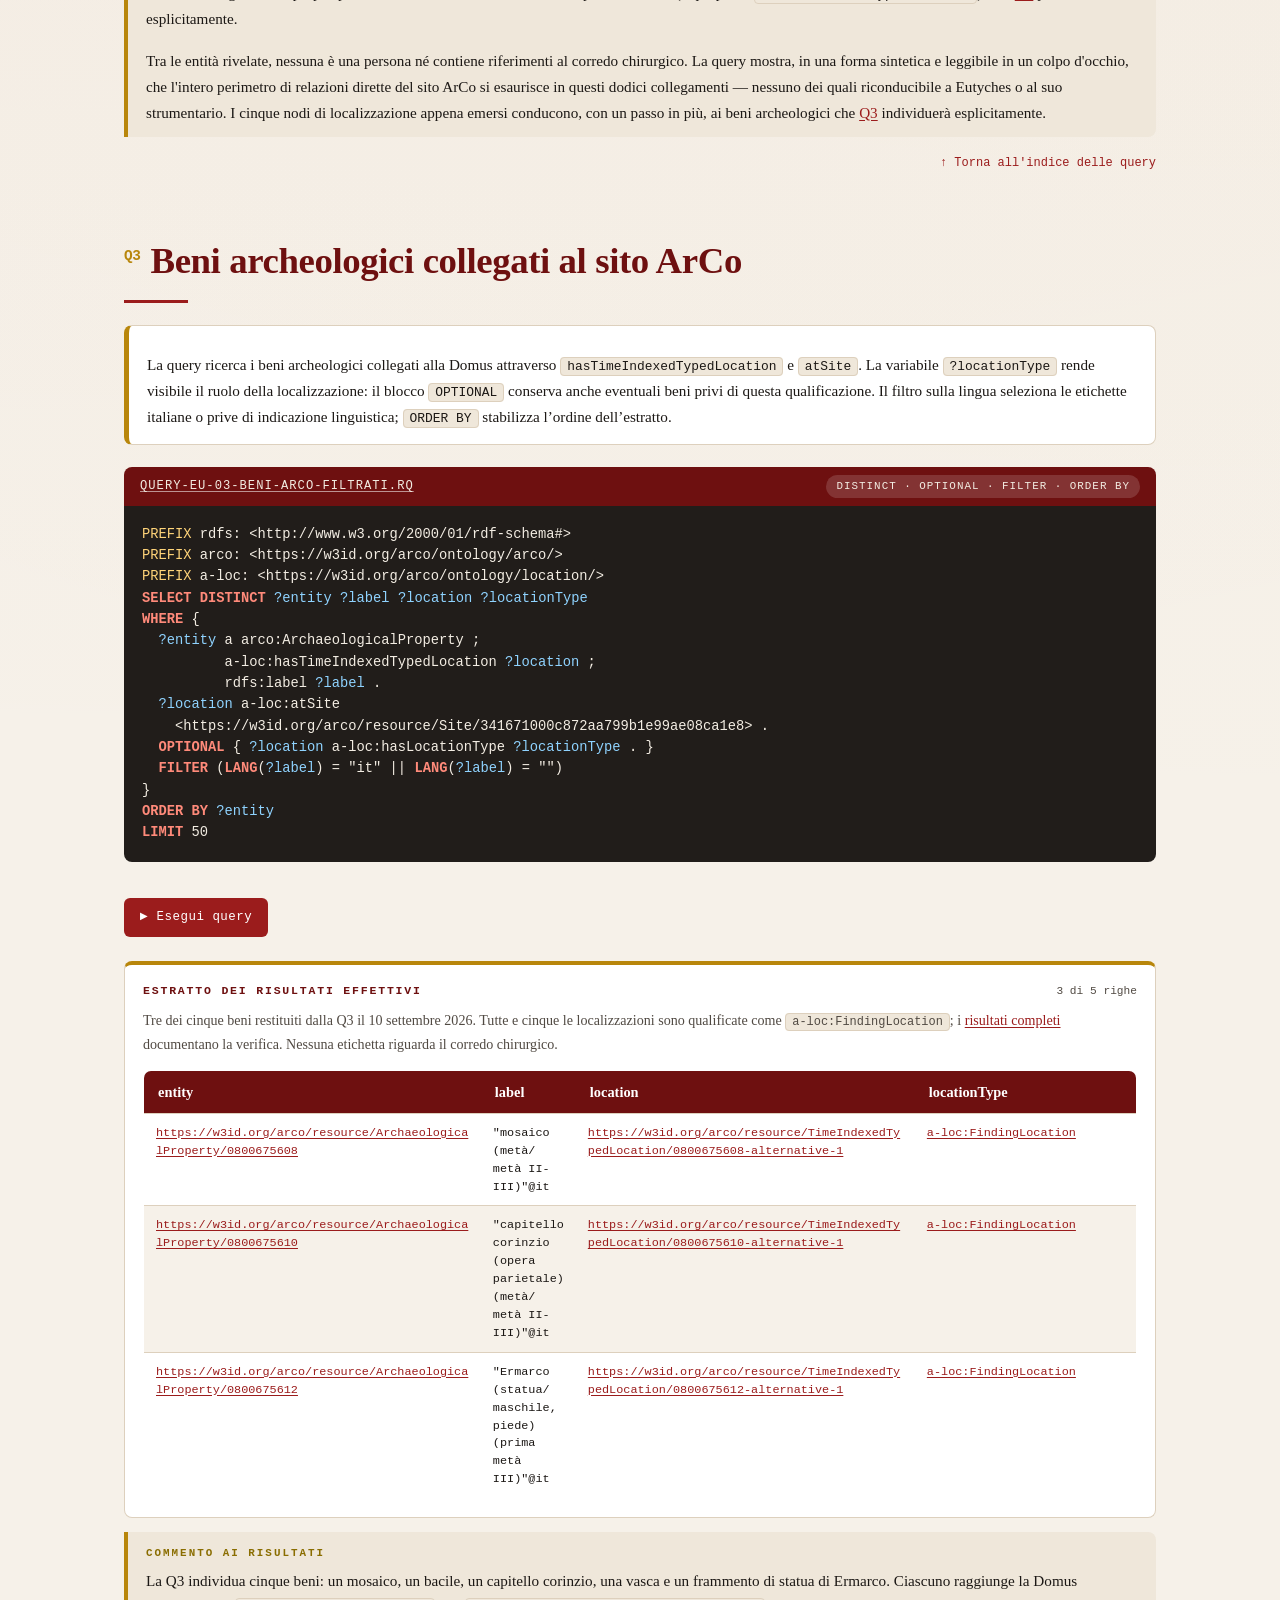
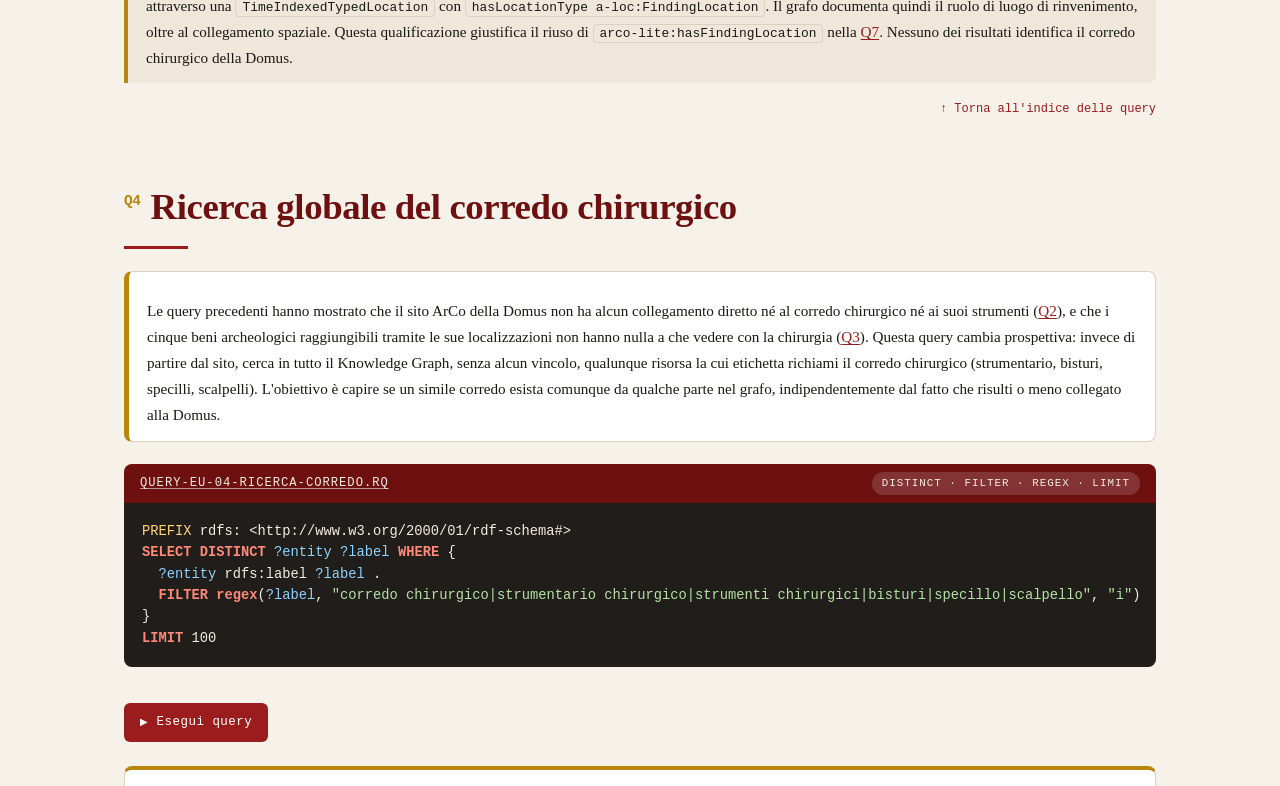
<file: domus-sparql-workbench.html>
<!DOCTYPE html>
<html lang="it">
<head>
  <meta charset="UTF-8">
  <meta name="viewport" content="width=device-width, initial-scale=1.0">
  <meta http-equiv="refresh" content="0; url=sparql.html">
  <meta name="robots" content="noindex">
  <title>Progetto GEPID — Query SPARQL</title>
  <link rel="canonical" href="sparql.html">
  <link rel="stylesheet" href="styles.css">
</head>
<body>
  <main>
    <section class="hero">
      <p class="eyebrow">Pagina aggiornata</p>
      <h1>Query <span class="accent">SPARQL</span></h1>
      <p class="lede">Il workbench precedente è confluito nella <a href="sparql.html">pagina SPARQL aggiornata</a>, che contiene le sette query, i commenti e i collegamenti ai file sorgente.</p>
    </section>
  </main>
</body>
</html>
</file>
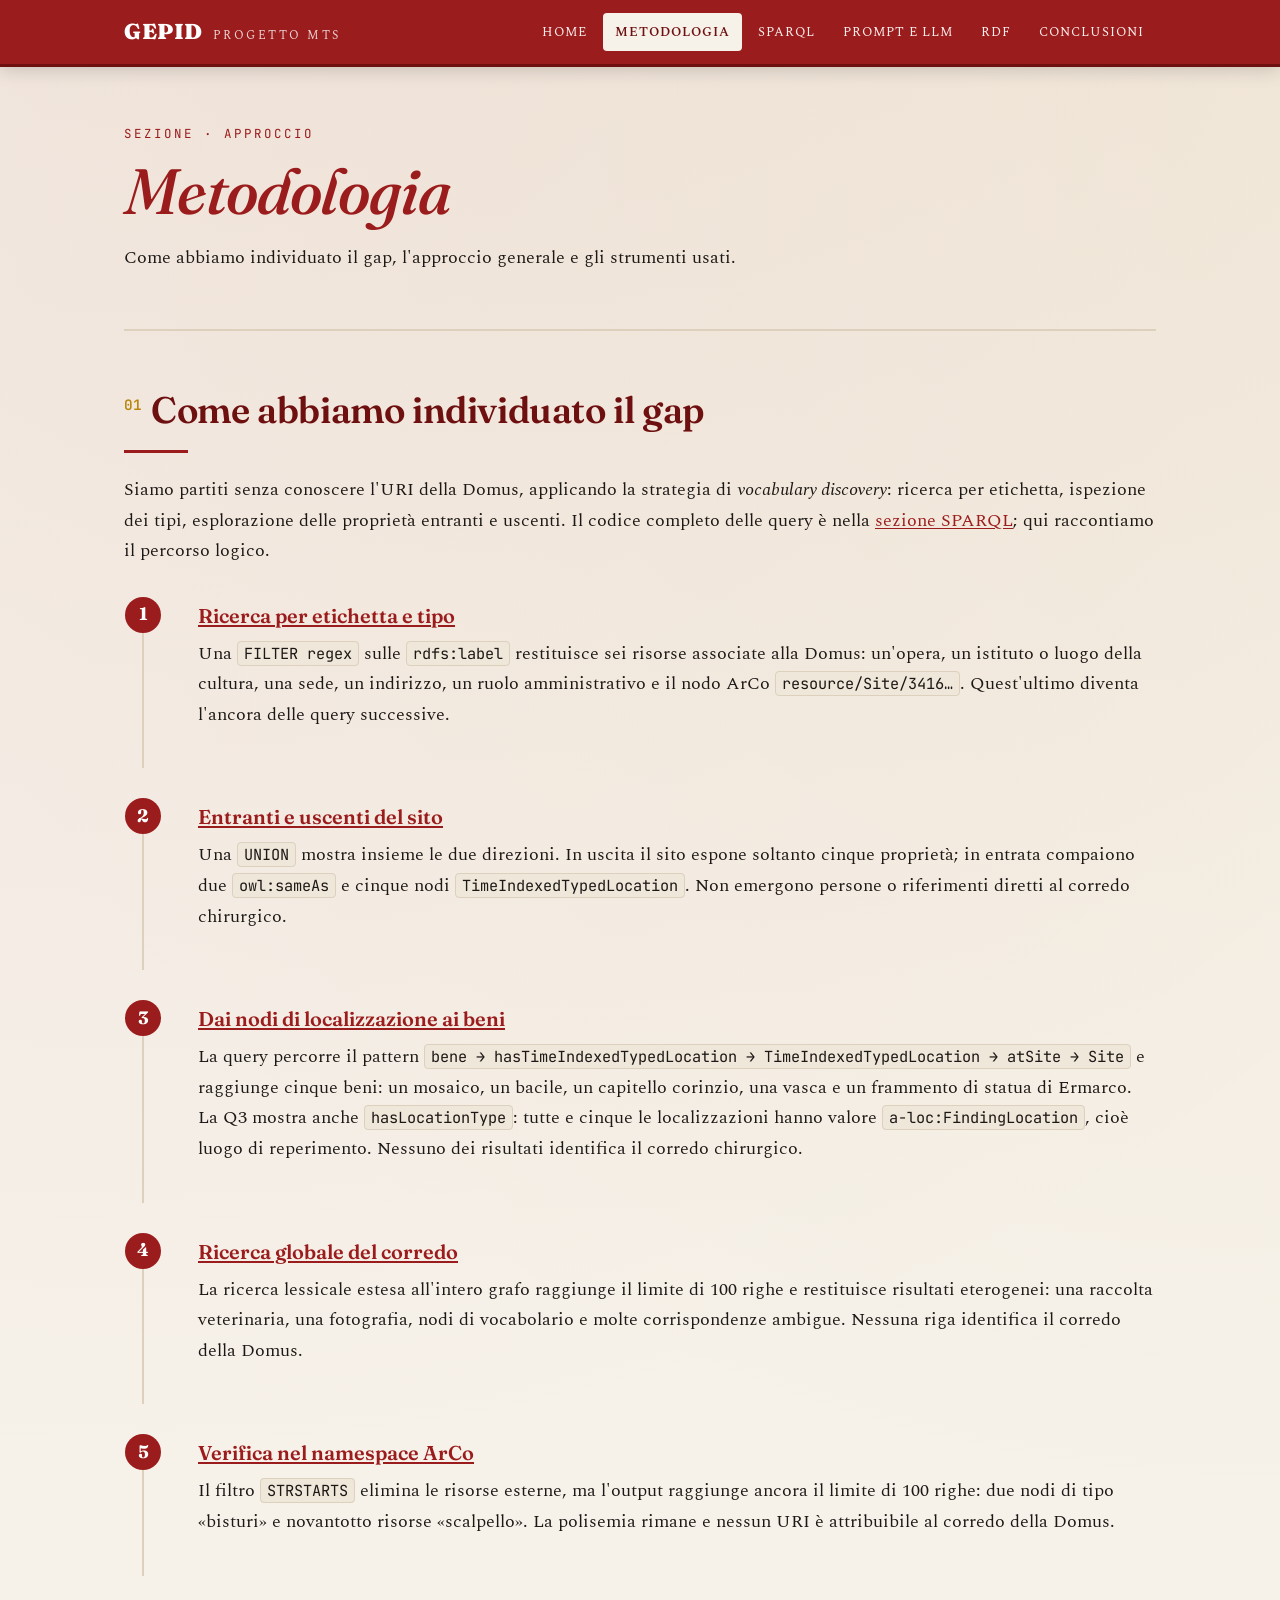
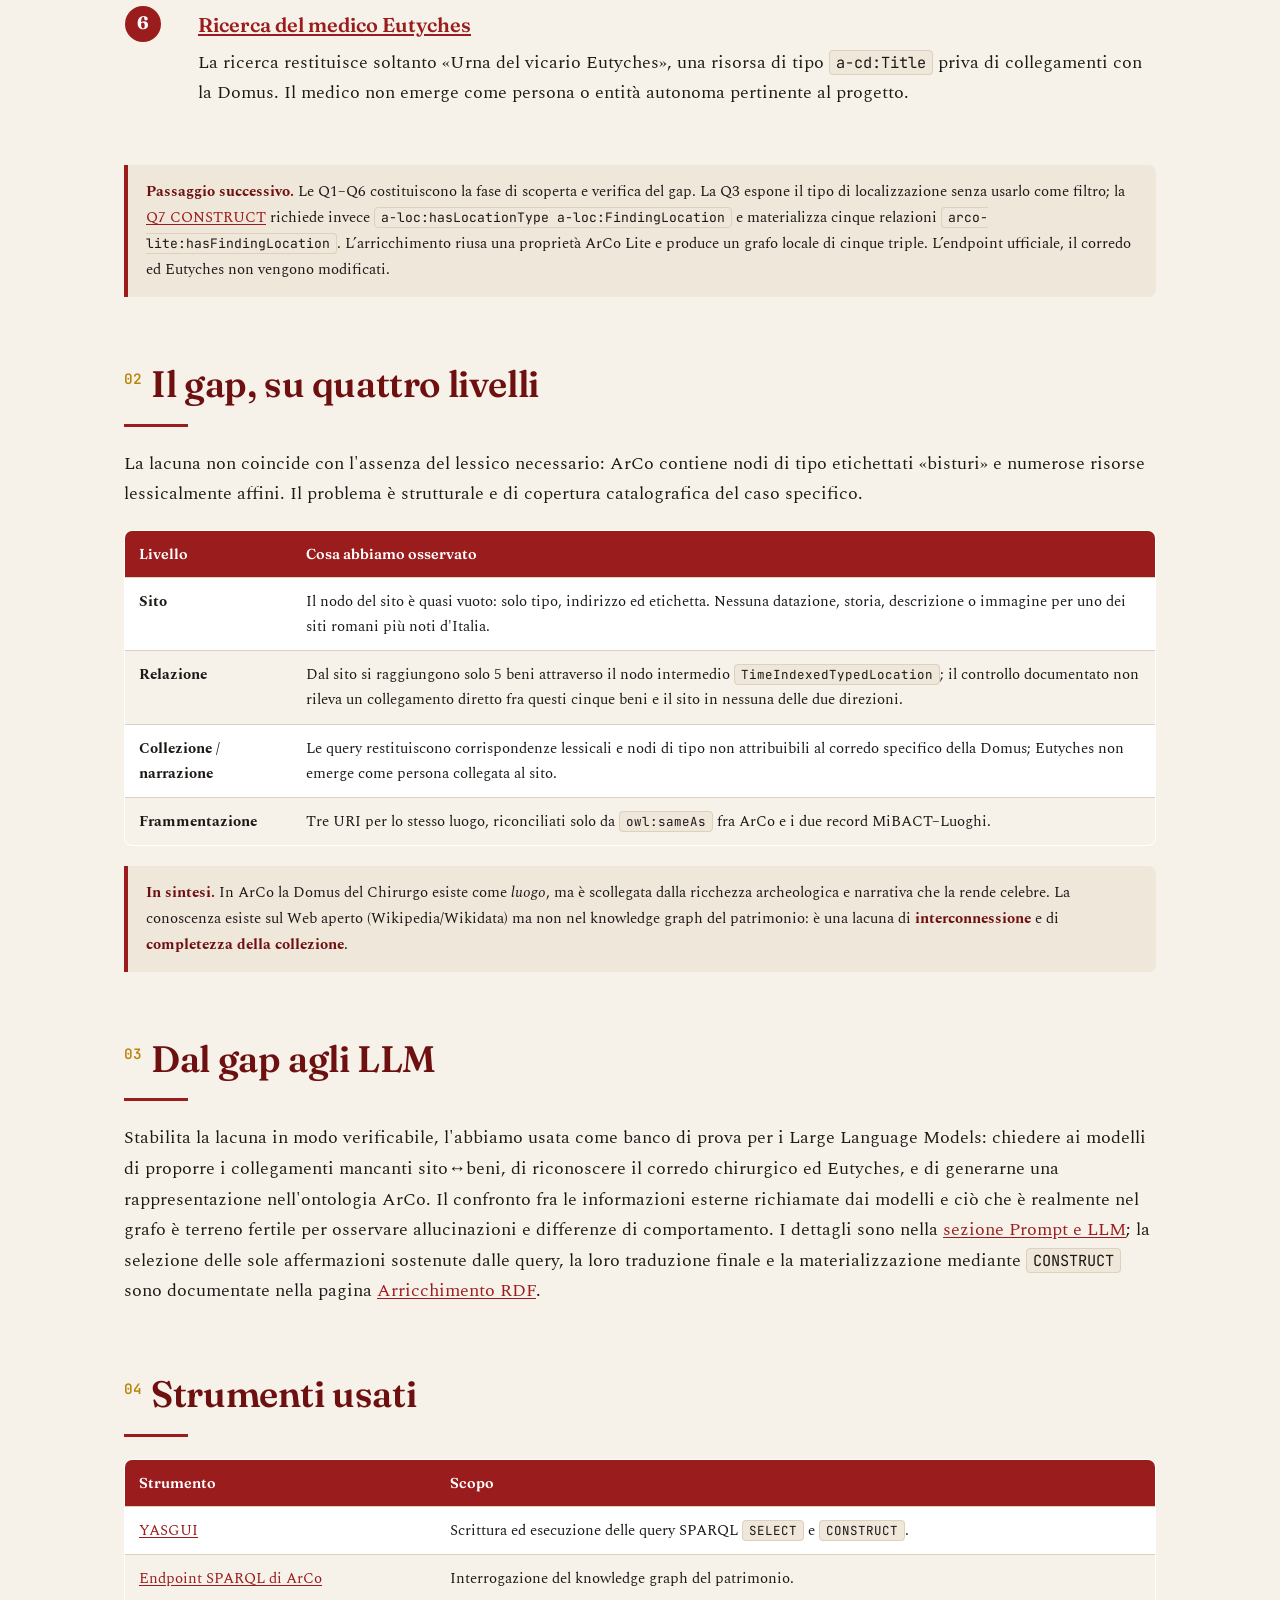
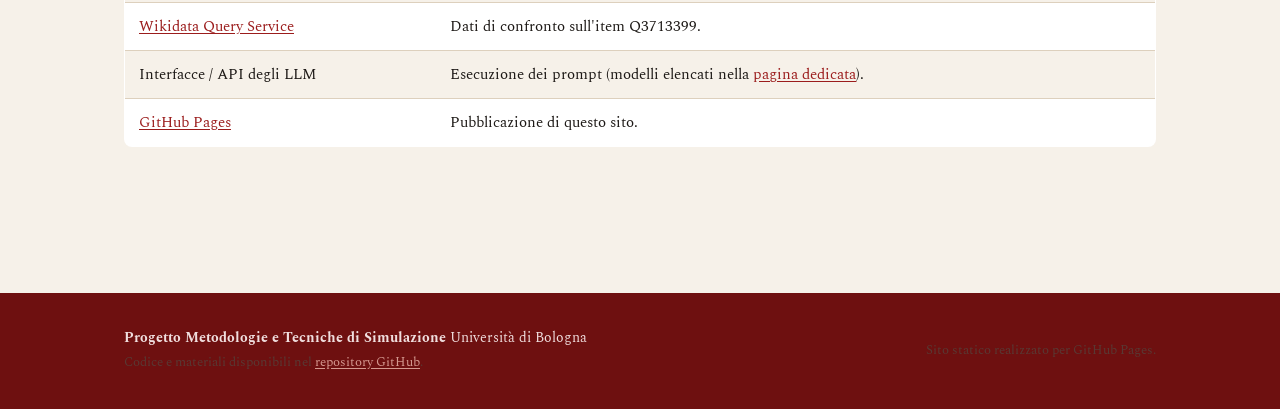
<file: methodology.html>
<!DOCTYPE html>
<html lang="it">
<head>
  <meta charset="UTF-8">
  <meta name="viewport" content="width=device-width, initial-scale=1.0">
  <title>Progetto GEPID — Metodologia</title>
  <link rel="stylesheet" href="styles.css">
</head>
<body>
  <a class="skip-link" href="#main-content">Salta al contenuto</a>
  <header class="topbar">
    <div class="topbar-inner">
      <a class="brand" href="index.html"><span class="mark">GEPID</span><span class="sub">Progetto MTS</span></a>
      <button class="nav-toggle" aria-label="Apri menu">☰</button>
      <nav class="nav" aria-label="Navigazione principale">
        <a href="index.html">Home</a>
        <a href="methodology.html">Metodologia</a>
        <a href="sparql.html">SPARQL</a>
        <a href="prompts.html">Prompt e LLM</a>
        <a href="rdf.html" aria-label="Arricchimento RDF">RDF</a>
        <a href="conclusions.html">Conclusioni</a>
      </nav>
    </div>
  </header>

  <main id="main-content">
    <section class="hero">
      <p class="eyebrow">Sezione · Approccio</p>
      <h1><span class="accent">Metodologia</span></h1>
      <p class="lede">Come abbiamo individuato il gap, l'approccio generale e gli strumenti usati.</p>
    </section>

    <section id="gap-discovery">
      <h2><span class="num">01</span>Come abbiamo individuato il gap</h2>
      <hr class="rule">
      <p>
        Siamo partiti senza conoscere l'URI della Domus, applicando la strategia di <em>vocabulary discovery</em>:
        ricerca per etichetta, ispezione dei tipi, esplorazione delle proprietà entranti e uscenti. Il codice completo
        delle query è nella <a href="sparql.html">sezione SPARQL</a>; qui raccontiamo il percorso logico.
      </p>
      <ol class="steps">
        <li>
          <h3><a href="sparql.html#q1">Ricerca per etichetta e tipo</a></h3>
          <p>Una <code>FILTER regex</code> sulle <code>rdfs:label</code> restituisce sei risorse associate alla Domus: un'opera, un istituto o luogo della cultura, una sede, un indirizzo, un ruolo amministrativo e il nodo ArCo <code>resource/Site/3416…</code>. Quest'ultimo diventa l'ancora delle query successive.</p>
        </li>
        <li>
          <h3><a href="sparql.html#q2">Entranti e uscenti del sito</a></h3>
          <p>Una <code>UNION</code> mostra insieme le due direzioni. In uscita il sito espone soltanto cinque proprietà; in entrata
          compaiono due <code>owl:sameAs</code> e cinque nodi <code>TimeIndexedTypedLocation</code>. Non emergono persone o
          riferimenti diretti al corredo chirurgico.</p>
        </li>
        <li>
          <h3><a href="sparql.html#q3">Dai nodi di localizzazione ai beni</a></h3>
          <p>La query percorre il pattern
          <code>bene → hasTimeIndexedTypedLocation → TimeIndexedTypedLocation → atSite → Site</code>
          e raggiunge cinque beni: un mosaico, un bacile, un capitello corinzio, una vasca e un frammento di statua di Ermarco. La Q3 mostra anche <code>hasLocationType</code>: tutte e cinque le localizzazioni hanno valore <code>a-loc:FindingLocation</code>, cioè luogo di reperimento. Nessuno dei risultati identifica il corredo chirurgico.</p>
        </li>
        <li>
          <h3><a href="sparql.html#q4">Ricerca globale del corredo</a></h3>
          <p>La ricerca lessicale estesa all'intero grafo raggiunge il limite di 100 righe e restituisce risultati eterogenei: una raccolta veterinaria, una fotografia, nodi di vocabolario e molte corrispondenze ambigue. Nessuna riga identifica il corredo della Domus.</p>
        </li>
        <li>
          <h3><a href="sparql.html#q5">Verifica nel namespace ArCo</a></h3>
          <p>Il filtro <code>STRSTARTS</code> elimina le risorse esterne, ma l'output raggiunge ancora il limite di 100 righe: due nodi di tipo «bisturi» e novantotto risorse «scalpello». La polisemia rimane e nessun URI è attribuibile al corredo della Domus.</p>
        </li>
        <li>
          <h3><a href="sparql.html#q6">Ricerca del medico Eutyches</a></h3>
          <p>La ricerca restituisce soltanto «Urna del vicario Eutyches», una risorsa di tipo <code>a-cd:Title</code>
          priva di collegamenti con la Domus. Il medico non emerge come persona o entità autonoma pertinente al progetto.</p>
        </li>
      </ol>
      <div class="note"><strong>Passaggio successivo.</strong> Le Q1–Q6 costituiscono la fase di scoperta e verifica del gap. La Q3 espone il tipo di localizzazione senza usarlo come filtro; la <a href="sparql.html#q7">Q7 CONSTRUCT</a> richiede invece <code>a-loc:hasLocationType a-loc:FindingLocation</code> e materializza cinque relazioni <code>arco-lite:hasFindingLocation</code>. L’arricchimento riusa una proprietà ArCo Lite e produce un grafo locale di cinque triple. L’endpoint ufficiale, il corredo ed Eutyches non vengono modificati.</div>
    </section>

    <section id="gap">
      <h2><span class="num">02</span>Il gap, su quattro livelli</h2>
      <hr class="rule">
      <p>La lacuna non coincide con l'assenza del lessico necessario: ArCo contiene nodi di tipo etichettati «bisturi» e numerose risorse lessicalmente affini. Il problema è strutturale e di copertura catalografica del caso specifico.</p>
      <div class="table-wrap">
        <table>
          <thead><tr><th>Livello</th><th>Cosa abbiamo osservato</th></tr></thead>
          <tbody>
            <tr><td><strong>Sito</strong></td><td>Il nodo del sito è quasi vuoto: solo tipo, indirizzo ed etichetta. Nessuna datazione, storia, descrizione o immagine per uno dei siti romani più noti d'Italia.</td></tr>
            <tr><td><strong>Relazione</strong></td><td>Dal sito si raggiungono solo 5 beni attraverso il nodo intermedio <code>TimeIndexedTypedLocation</code>; il controllo documentato non rileva un collegamento diretto fra questi cinque beni e il sito in nessuna delle due direzioni.</td></tr>
            <tr><td><strong>Collezione / narrazione</strong></td><td>Le query restituiscono corrispondenze lessicali e nodi di tipo non attribuibili al corredo specifico della Domus; Eutyches non emerge come persona collegata al sito.</td></tr>
            <tr><td><strong>Frammentazione</strong></td><td>Tre URI per lo stesso luogo, riconciliati solo da <code>owl:sameAs</code> fra ArCo e i due record MiBACT–Luoghi.</td></tr>
          </tbody>
        </table>
      </div>
      <div class="note">
        <strong>In sintesi.</strong> In ArCo la Domus del Chirurgo esiste come <em>luogo</em>, ma è scollegata dalla ricchezza
        archeologica e narrativa che la rende celebre. La conoscenza esiste sul Web aperto (Wikipedia/Wikidata) ma non nel
        knowledge graph del patrimonio: è una lacuna di <strong>interconnessione</strong> e di <strong>completezza della collezione</strong>.
      </div>
    </section>

    <section>
      <h2><span class="num">03</span>Dal gap agli LLM</h2>
      <hr class="rule">
      <p>
        Stabilita la lacuna in modo verificabile, l'abbiamo usata come banco di prova per i Large Language Models:
        chiedere ai modelli di proporre i collegamenti mancanti sito↔beni, di riconoscere il corredo chirurgico ed Eutyches,
        e di generarne una rappresentazione nell'ontologia ArCo. Il confronto fra le informazioni esterne richiamate dai modelli e
        ciò che è realmente nel grafo è terreno fertile per osservare allucinazioni e differenze di comportamento.
        I dettagli sono nella <a href="prompts.html">sezione Prompt e LLM</a>; la selezione delle sole affermazioni
        sostenute dalle query, la loro traduzione finale e la materializzazione mediante <code>CONSTRUCT</code> sono documentate nella pagina
        <a href="rdf.html">Arricchimento RDF</a>.
      </p>
    </section>

    <section>
      <h2><span class="num">04</span>Strumenti usati</h2>
      <hr class="rule">
      <div class="table-wrap">
        <table>
          <thead><tr><th>Strumento</th><th>Scopo</th></tr></thead>
          <tbody>
            <tr><td><a href="https://yasgui.org" target="_blank" rel="noopener">YASGUI</a></td><td>Scrittura ed esecuzione delle query SPARQL <code>SELECT</code> e <code>CONSTRUCT</code>.</td></tr>
            <tr><td><a href="https://dati.cultura.gov.it/sparql" target="_blank" rel="noopener">Endpoint SPARQL di ArCo</a></td><td>Interrogazione del knowledge graph del patrimonio.</td></tr>
            <tr><td><a href="https://query.wikidata.org" target="_blank" rel="noopener">Wikidata Query Service</a></td><td>Dati di confronto sull'item Q3713399.</td></tr>
            <tr><td>Interfacce / API degli LLM</td><td>Esecuzione dei prompt (modelli elencati nella <a href="prompts.html">pagina dedicata</a>).</td></tr>
            <tr><td><a href="https://pages.github.com" target="_blank" rel="noopener">GitHub Pages</a></td><td>Pubblicazione di questo sito.</td></tr>
          </tbody>
        </table>
      </div>
    </section>
  </main>

  <footer>
    <div class="footer-inner">
      <div><strong>Progetto Metodologie e Tecniche di Simulazione</strong> Università di Bologna<br>
      <span class="small">Codice e materiali disponibili nel <a href="https://github.com/massimilianoricchiuti/Metodologie-e-Tecniche-di-Simulazione">repository GitHub</a>.</span></div>
      <div class="small">Sito statico realizzato per GitHub Pages.</div>
    </div>
  </footer>
  <script src="main.js"></script>
</body>
</html>
</file>
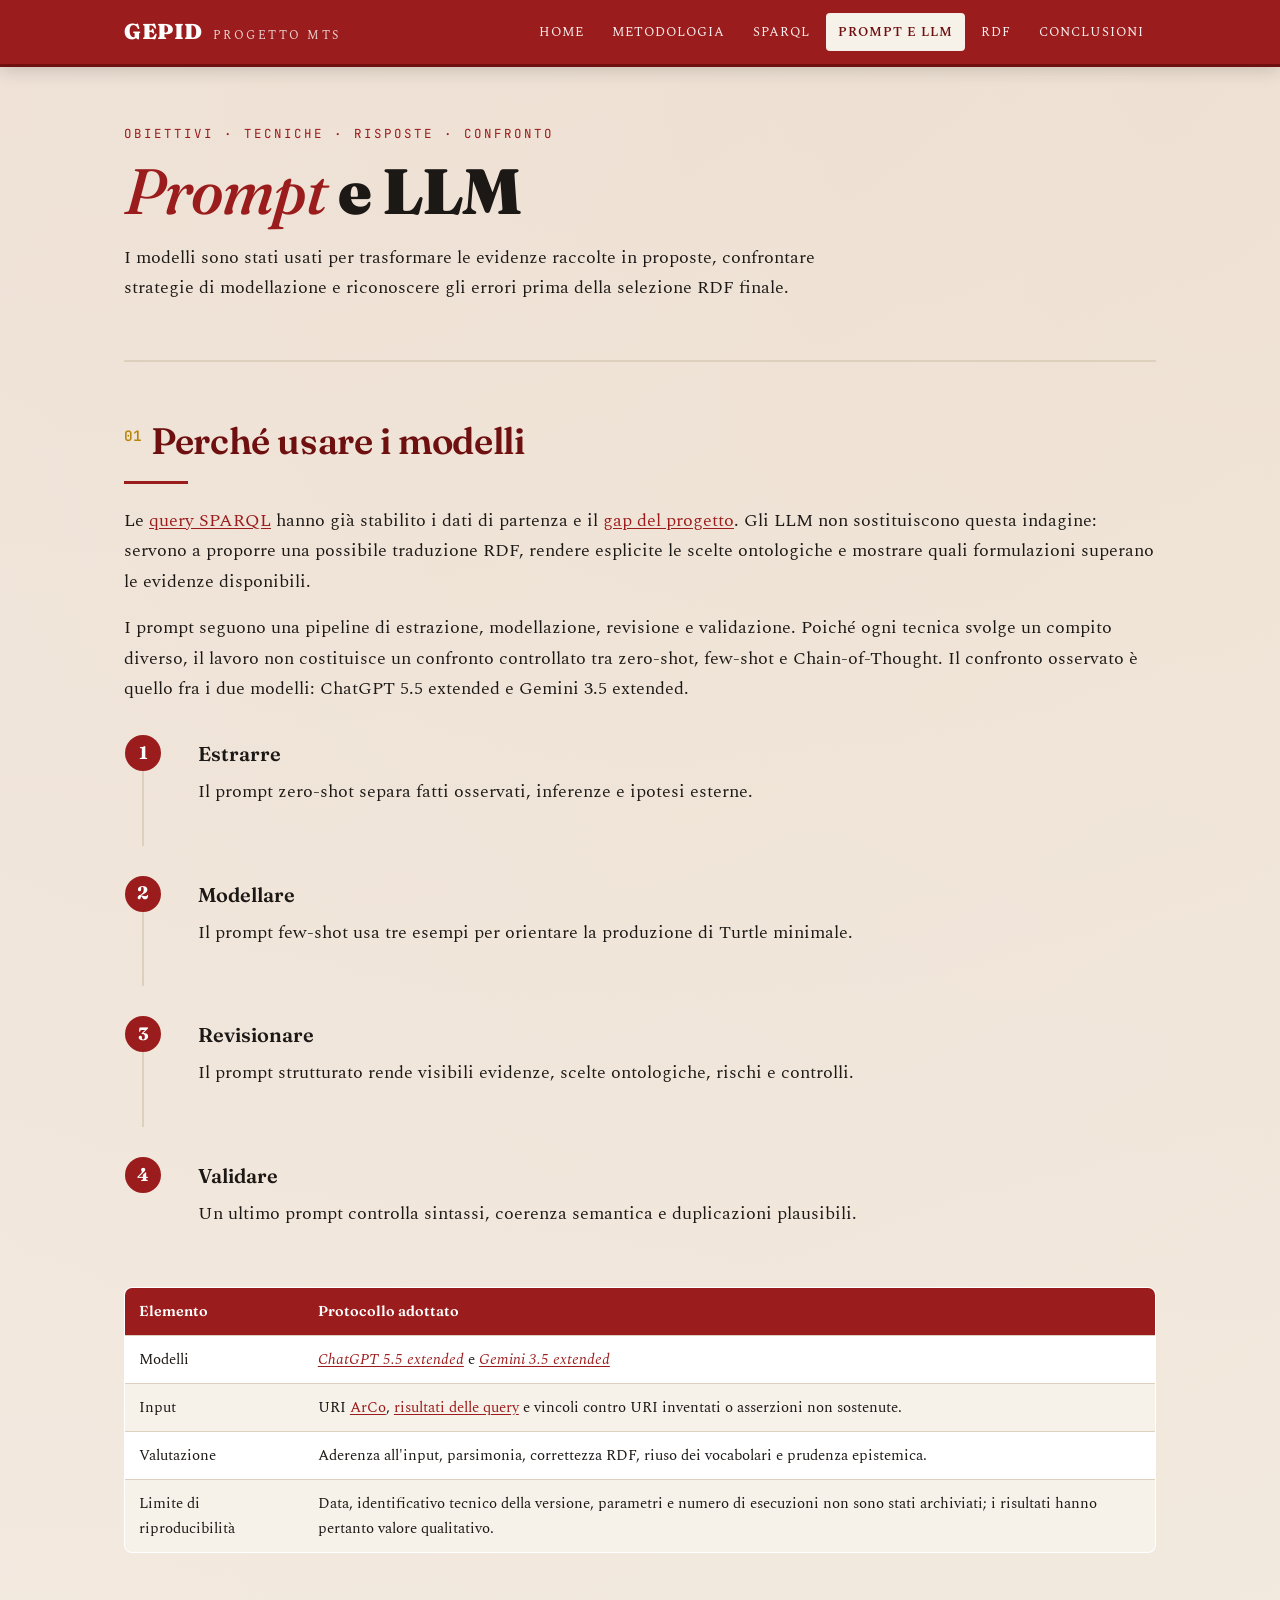
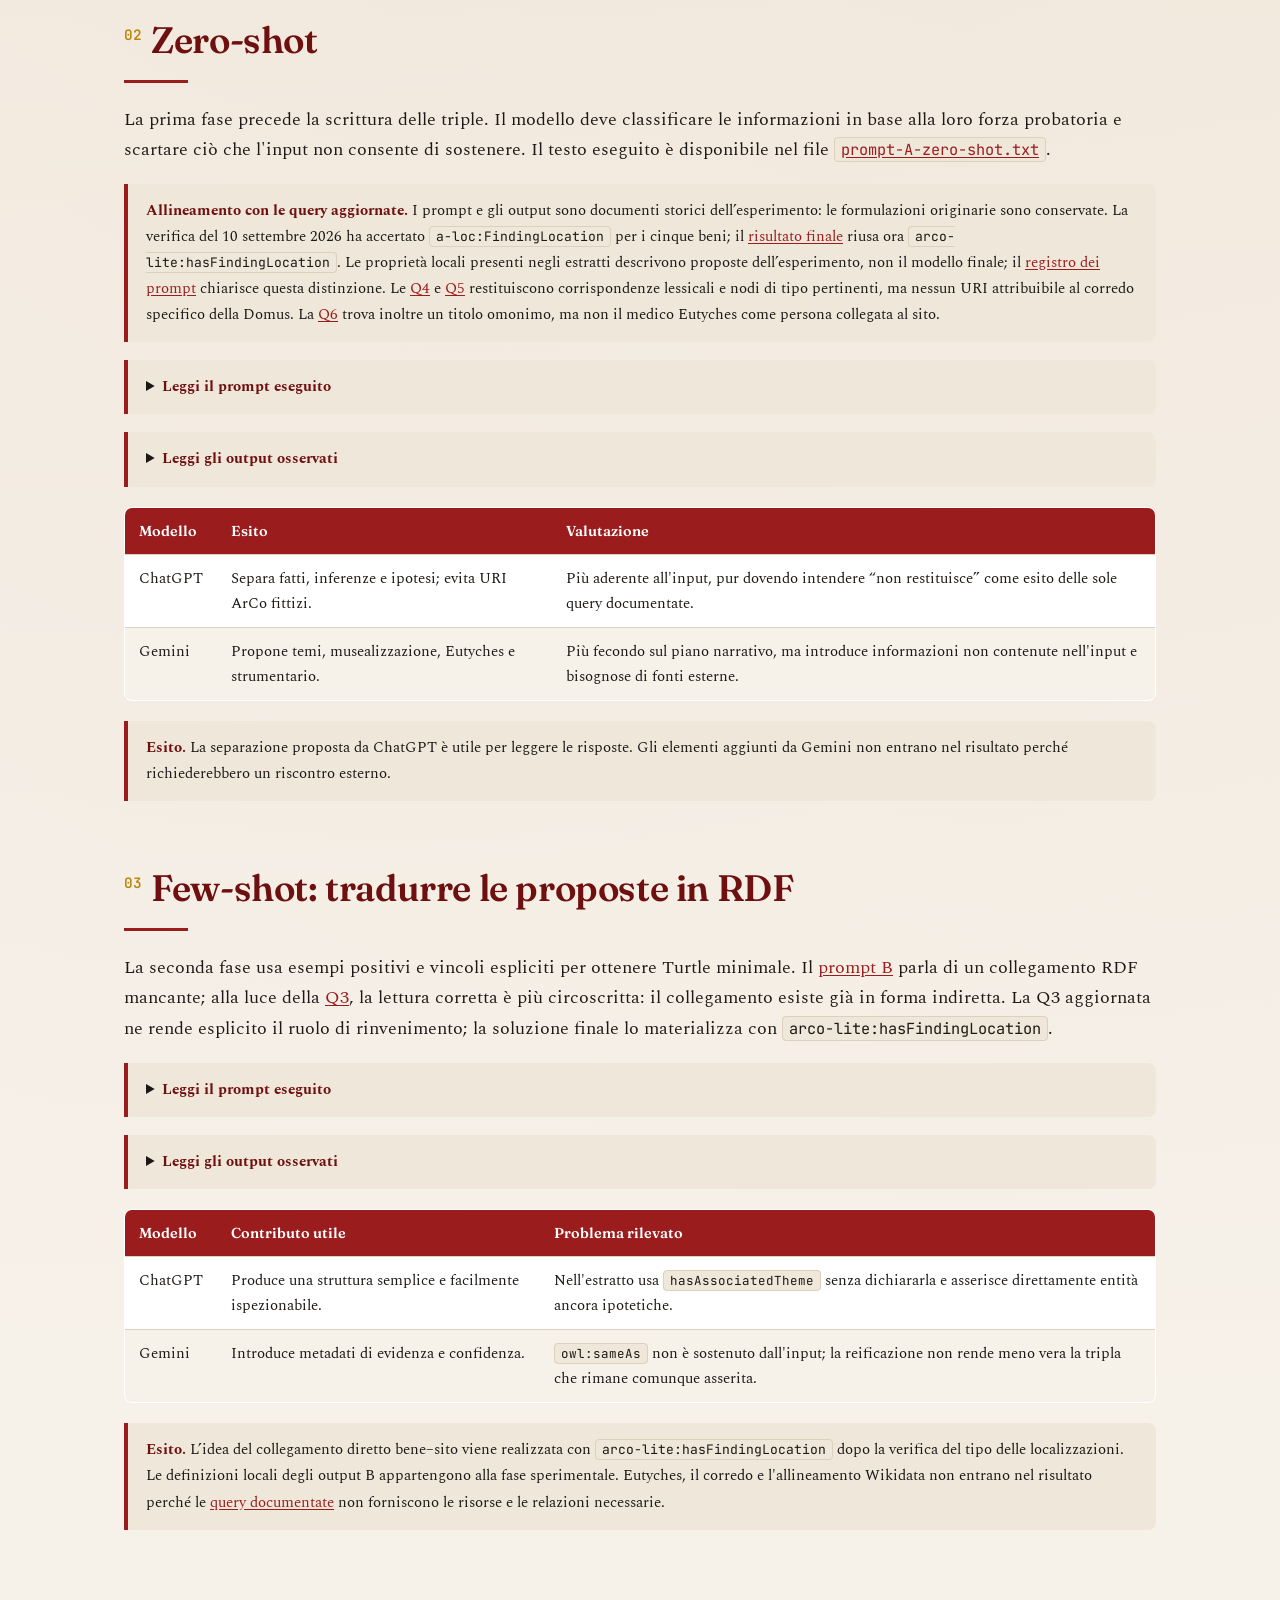
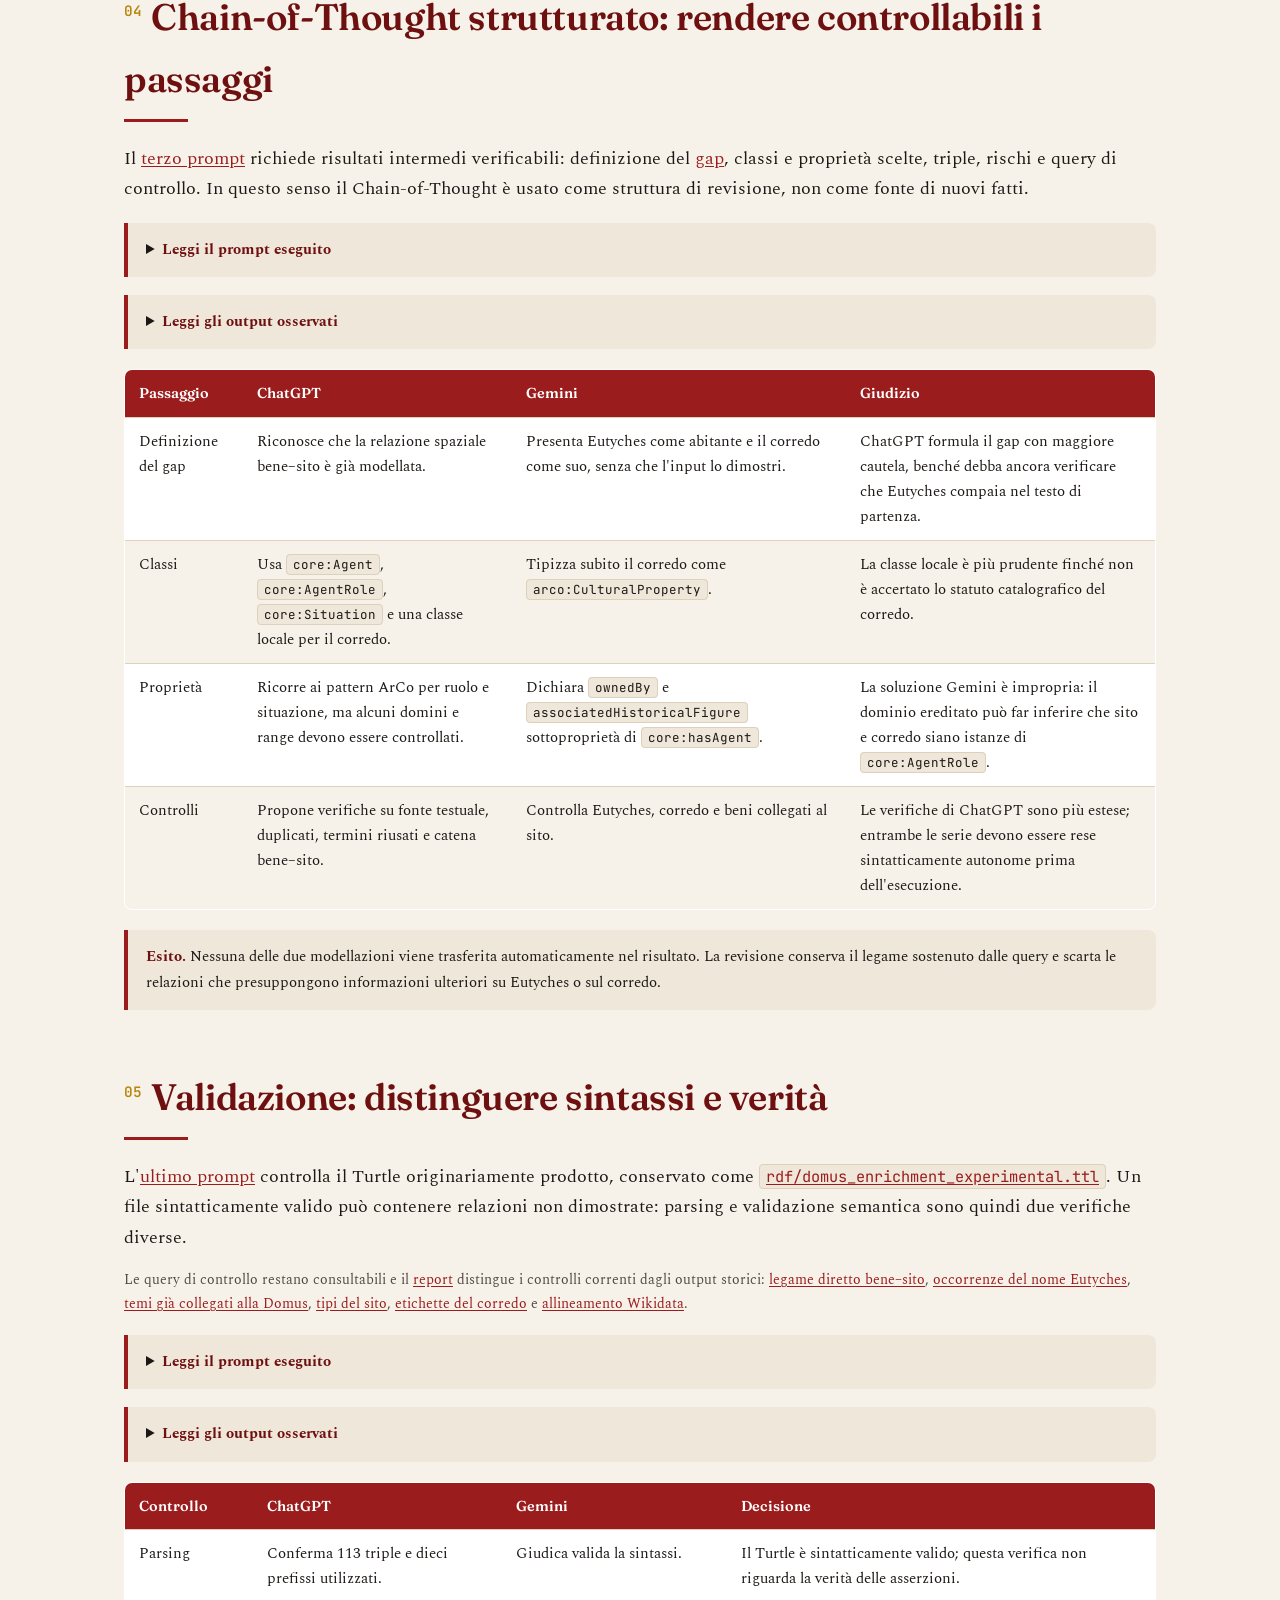
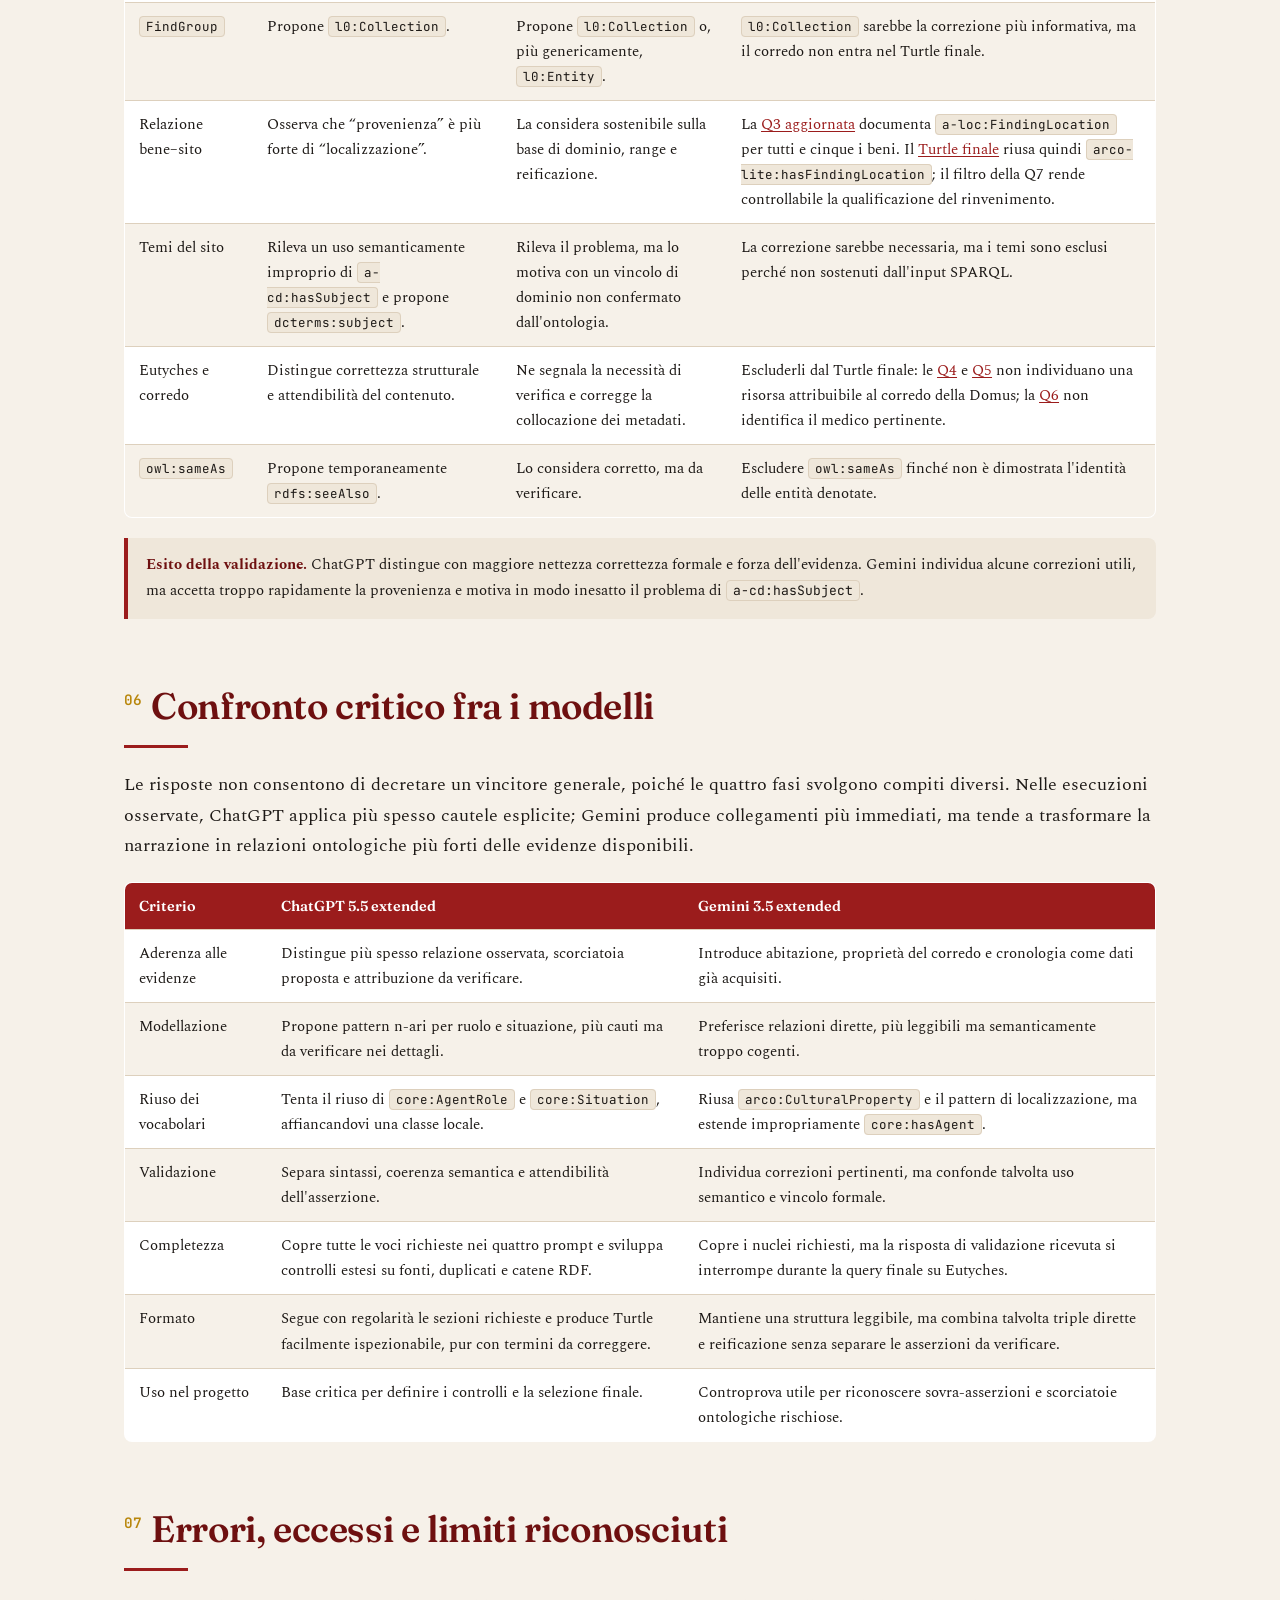
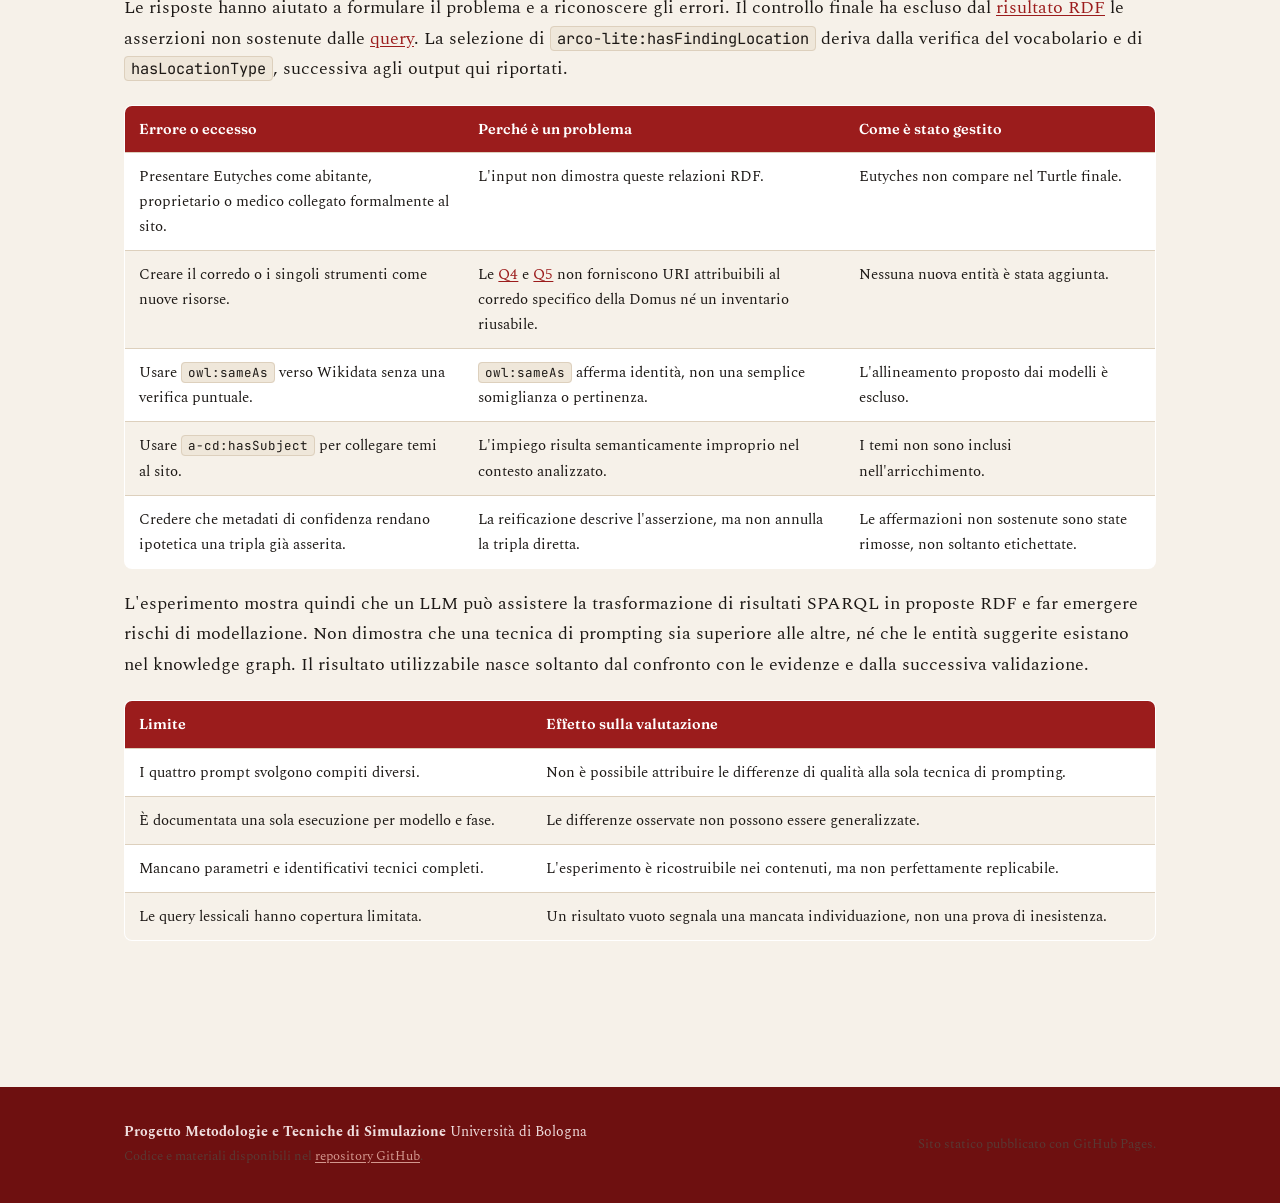
<file: prompts.html>
<!DOCTYPE html>
<html lang="it">
<head>
  <meta charset="UTF-8">
  <meta name="viewport" content="width=device-width, initial-scale=1.0">
  <meta name="description" content="Perché sono stati usati gli LLM, tecniche di prompting, risposte osservate, differenze fra modelli ed errori riconosciuti.">
  <title>Progetto GEPID — Prompt e LLM</title>
  <link rel="stylesheet" href="styles.css">
</head>
<body>
  <a class="skip-link" href="#main-content">Salta al contenuto</a>
  <header class="topbar">
    <div class="topbar-inner">
      <a class="brand" href="index.html"><span class="mark">GEPID</span><span class="sub">Progetto MTS</span></a>
      <button class="nav-toggle" type="button" aria-label="Apri menu">☰</button>
      <nav class="nav" aria-label="Navigazione principale">
        <a href="index.html">Home</a>
        <a href="methodology.html">Metodologia</a>
        <a href="sparql.html">SPARQL</a>
        <a href="prompts.html">Prompt e LLM</a>
        <a href="rdf.html" aria-label="Arricchimento RDF">RDF</a>
        <a href="conclusions.html">Conclusioni</a>
      </nav>
    </div>
  </header>

  <main id="main-content">
    <section class="hero">
      <p class="eyebrow">Obiettivi · tecniche · risposte · confronto</p>
      <h1><span class="accent">Prompt</span> e LLM</h1>
      <p class="lede">I modelli sono stati usati per trasformare le evidenze raccolte in proposte, confrontare strategie di modellazione e riconoscere gli errori prima della selezione RDF finale.</p>
    </section>

    <section id="perche">
      <h2><span class="num">01</span>Perché usare i modelli</h2>
      <hr class="rule">
      <p>Le <a href="sparql.html">query SPARQL</a> hanno già stabilito i dati di partenza e il <a href="methodology.html#gap">gap del progetto</a>. Gli LLM non sostituiscono questa indagine: servono a proporre una possibile traduzione RDF, rendere esplicite le scelte ontologiche e mostrare quali formulazioni superano le evidenze disponibili.</p>
      <p>I prompt seguono una pipeline di estrazione, modellazione, revisione e validazione. Poiché ogni tecnica svolge un compito diverso, il lavoro non costituisce un confronto controllato tra zero-shot, few-shot e Chain-of-Thought. Il confronto osservato è quello fra i due modelli: ChatGPT 5.5 extended e Gemini 3.5 extended.</p>

      <ol class="steps">
        <li><h3>Estrarre</h3><p>Il prompt zero-shot separa fatti osservati, inferenze e ipotesi esterne.</p></li>
        <li><h3>Modellare</h3><p>Il prompt few-shot usa tre esempi per orientare la produzione di Turtle minimale.</p></li>
        <li><h3>Revisionare</h3><p>Il prompt strutturato rende visibili evidenze, scelte ontologiche, rischi e controlli.</p></li>
        <li><h3>Validare</h3><p>Un ultimo prompt controlla sintassi, coerenza semantica e duplicazioni plausibili.</p></li>
      </ol>

      <div class="table-wrap"><table>
        <thead><tr><th>Elemento</th><th>Protocollo adottato</th></tr></thead>
        <tbody>
          <tr><td>Modelli</td><td><em><a href="https://chatgpt.com/">ChatGPT 5.5 extended</a></em> e <em><a href="https://gemini.google.com/">Gemini 3.5 extended</a></em></td></tr>
          <tr><td>Input</td><td>URI <a href="https://dati.beniculturali.it/arco/index.php">ArCo</a>, <a href="sparql.html">risultati delle query</a> e vincoli contro URI inventati o asserzioni non sostenute.</td></tr>
          <tr><td>Valutazione</td><td>Aderenza all'input, parsimonia, correttezza RDF, riuso dei vocabolari e prudenza epistemica.</td></tr>
          <tr><td>Limite di riproducibilità</td><td>Data, identificativo tecnico della versione, parametri e numero di esecuzioni non sono stati archiviati; i risultati hanno pertanto valore qualitativo.</td></tr>
        </tbody>
      </table></div>

    </section>

    <section id="zero-shot">
      <h2><span class="num">02</span>Zero-shot</h2>
      <hr class="rule">
      <p>La prima fase precede la scrittura delle triple. Il modello deve classificare le informazioni in base alla loro forza probatoria e scartare ciò che l'input non consente di sostenere. Il testo eseguito è disponibile nel file <a href="prompts/prompt-A-zero-shot.txt"><code>prompt-A-zero-shot.txt</code></a>.</p>
      <div class="note"><strong>Allineamento con le query aggiornate.</strong> I prompt e gli output sono documenti storici dell’esperimento: le formulazioni originarie sono conservate. La verifica del 10 settembre 2026 ha accertato <code>a-loc:FindingLocation</code> per i cinque beni; il <a href="rdf.html#soluzione">risultato finale</a> riusa ora <code>arco-lite:hasFindingLocation</code>. Le proprietà locali presenti negli estratti descrivono proposte dell’esperimento, non il modello finale; il <a href="prompts/README.md">registro dei prompt</a> chiarisce questa distinzione. Le <a href="sparql.html#q4">Q4</a> e <a href="sparql.html#q5">Q5</a> restituiscono corrispondenze lessicali e nodi di tipo pertinenti, ma nessun URI attribuibile al corredo specifico della Domus. La <a href="sparql.html#q6">Q6</a> trova inoltre un titolo omonimo, ma non il medico Eutyches come persona collegata al sito.</div>

      <details class="note">
        <summary><strong>Leggi il prompt eseguito</strong></summary>
        <figure class="code"><figcaption>Prompt A <span class="tag">zero-shot</span></figcaption>
<pre><code>RUOLO
Agisci come knowledge engineer prudente nel dominio del patrimonio culturale italiano.

CONTESTO
Stiamo studiando la Domus del Chirurgo di Rimini nel knowledge graph ArCo. Le query SPARQL mostrano che il nodo ArCo del sito è quasi vuoto: contiene essenzialmente tipo, indirizzo, label e site type. Dal sito si raggiungono solo cinque beni tramite localizzazione alternativa. Il corredo chirurgico, Eutyches e parte della narrazione storico-archeologica non risultano modellati come risorse RDF.

INPUT VERIFICATO
- URI sito ArCo: https://w3id.org/arco/resource/Site/341671000c872aa799b1e99ae08ca1e8
- URI bene ispezionato: https://w3id.org/arco/resource/ArchaeologicalProperty/0800675608
- Dal bene 0800675608 emerge, nel campo historicalInformation, un riferimento testuale alla Domus del Chirurgo.
- Le ricerche SPARQL su label per chirurg*, bisturi, specillo, scalpello, Eutyches e strumentario non hanno restituito beni pertinenti, ma falsi positivi lessicali.

COMPITO
Estrai solo conoscenza candidata a colmare il gap del KG, distinguendo tra:
1. fatti direttamente supportati dall'input;
2. inferenze prudenti;
3. ipotesi da verificare su fonti esterne.

OUTPUT RICHIESTO
Restituisci:
- elenco delle informazioni utili;
- entità RDF candidate;
- relazioni RDF candidate;
- informazioni da escludere perché non verificabili;
- breve nota sui rischi di allucinazione.

VINCOLI
- Non inventare URI ArCo inesistenti.
- Non creare 150 strumenti individuali se l'input non li enumera.
- Non trasformare un fatto narrativo in fatto certo se non è verificato.
- Preferisci poche triple motivabili a molte triple arbitrarie.
- Usa italiano formale e conciso.</code></pre></figure>
      </details>

      <details class="note">
        <summary><strong>Leggi gli output osservati</strong></summary>
        <h3>ChatGPT 5.5 extended</h3>
        <figure class="code"><figcaption>Output A — estratto <span class="tag">ChatGPT</span></figcaption>
<pre><code>Fatti supportati:
- il nodo Site/341671000c872aa799b1e99ae08ca1e8 è riferito alla Domus del Chirurgo;
- il bene ArchaeologicalProperty/0800675608 contiene nel campo historicalInformation un riferimento testuale alla Domus;
- le query su chirurg*, bisturi, specillo, scalpello, Eutyches e strumentario non restituiscono risorse RDF pertinenti;
- il nodo del sito espone soprattutto tipo, indirizzo, label e site type.

Inferenze prudenti:
- il collegamento bene-sito può essere reso più navigabile con una proprietà locale;
- Eutyches può essere modellato solo come entità candidata nel namespace locale;
- il corredo chirurgico può essere rappresentato come gruppo unitario, non come inventario di strumenti;
- la chirurgia romana può essere modellata come tema culturale.

Informazioni escluse:
- numero esatto degli strumenti;
- singoli strumenti come risorse RDF autonome;
- identificazione certa di Eutyches come proprietario, medico o abitante;
- URI ArCo fittizi per entità non trovate nel KG.</code></pre></figure>

        <h3>Gemini 3.5 extended</h3>
        <figure class="code"><figcaption>Output A — estratto <span class="tag">Gemini</span></figcaption>
<pre><code>Informazioni utili:
- il record del bene 0800675608 attesta testualmente nel campo storico l'appartenenza fisica e contestuale alla Domus del Chirurgo di Rimini;
- il sito è scientificamente e divulgativamente collegato ai temi della chirurgia e della medicina romana;
- la musealizzazione e la narrazione storica associano il sito a Eutyches e a un corpus di strumenti chirurgici.

Entità candidate:
- domus:RomanSurgery e domus:RomanMedicine;
- domus:SurgicalInstrumentarium;
- domus:Eutyches.

Avvertenza metodologica:
- i singoli strumenti non devono essere modellati senza URI puntuali;
- l'identificazione biografica di Eutyches richiede riscontro bibliografico o catalografico.</code></pre></figure>
      </details>

      <div class="table-wrap"><table>
        <thead><tr><th>Modello</th><th>Esito</th><th>Valutazione</th></tr></thead>
        <tbody>
          <tr><td>ChatGPT</td><td>Separa fatti, inferenze e ipotesi; evita URI ArCo fittizi.</td><td>Più aderente all'input, pur dovendo intendere “non restituisce” come esito delle sole query documentate.</td></tr>
          <tr><td>Gemini</td><td>Propone temi, musealizzazione, Eutyches e strumentario.</td><td>Più fecondo sul piano narrativo, ma introduce informazioni non contenute nell'input e bisognose di fonti esterne.</td></tr>
        </tbody>
      </table></div>

      <div class="note"><strong>Esito.</strong> La separazione proposta da ChatGPT è utile per leggere le risposte. Gli elementi aggiunti da Gemini non entrano nel risultato perché richiederebbero un riscontro esterno.</div>
    </section>

    <section id="few-shot">
      <h2><span class="num">03</span>Few-shot: tradurre le proposte in RDF</h2>
      <hr class="rule">
      <p>La seconda fase usa esempi positivi e vincoli espliciti per ottenere Turtle minimale. Il <a href="prompts/prompt-B-few-shot.txt">prompt B</a> parla di un collegamento RDF mancante; alla luce della <a href="sparql.html#q3">Q3</a>, la lettura corretta è più circoscritta: il collegamento esiste già in forma indiretta. La Q3 aggiornata ne rende esplicito il ruolo di rinvenimento; la soluzione finale lo materializza con <code>arco-lite:hasFindingLocation</code>.</p>

      <details class="note">
        <summary><strong>Leggi il prompt eseguito</strong></summary>
        <figure class="code"><figcaption>Prompt B <span class="tag">few-shot</span></figcaption>
<pre><code>RUOLO
Agisci come knowledge engineer RDF. Devi trasformare descrizioni testuali brevi in triple Turtle minimali, usando ArCo dove possibile e una piccola estensione locale quando il vocabolario ArCo non basta.

PREFISSI DA USARE
@prefix rdf: &lt;http://www.w3.org/1999/02/22-rdf-syntax-ns#&gt; .
@prefix rdfs: &lt;http://www.w3.org/2000/01/rdf-schema#&gt; .
@prefix dcterms: &lt;http://purl.org/dc/terms/&gt; .
@prefix l0: &lt;https://w3id.org/italia/onto/l0/&gt; .
@prefix cis: &lt;http://dati.beniculturali.it/cis/&gt; .
@prefix arco: &lt;https://w3id.org/arco/ontology/arco/&gt; .
@prefix a-cd: &lt;https://w3id.org/arco/ontology/context-description/&gt; .
@prefix domus: &lt;https://massimilianoricchiuti.github.io/gepid-domus-chirurgo/resource/&gt; .
@prefix domus-onto: &lt;https://massimilianoricchiuti.github.io/gepid-domus-chirurgo/ontology/&gt; .

ESEMPIO 1
Input: "Il bene archeologico X proviene dal sito Y, ma nel KG la provenienza è presente solo come testo libero."
Output:
&lt;https://example.org/resource/X&gt; domus-onto:hasArchaeologicalProvenanceSite &lt;https://example.org/resource/Y&gt; .
# Commento: relazione locale proposta per rendere navigabile una provenienza già attestata testualmente.

ESEMPIO 2
Input: "Un sito archeologico è connesso narrativamente a una figura storica non presente nel KG."
Output:
&lt;https://example.org/resource/SiteY&gt; domus-onto:hasAssociatedFigure domus:FiguraStoricaZ .
domus:FiguraStoricaZ a domus-onto:HistoricalFigure ;
  rdfs:label "Figura storica Z"@it .
# Commento: la figura è creata nel namespace locale; non si inventa un URI ArCo.

ESEMPIO 3
Input: "Un insieme di reperti è noto come gruppo unitario, ma i singoli reperti non sono enumerati nel KG."
Output:
&lt;https://example.org/resource/SiteY&gt; domus-onto:hasFindGroup domus:GruppoReperti .
domus:GruppoReperti a domus-onto:FindGroup ;
  rdfs:label "gruppo di reperti"@it .
# Commento: si modella il gruppo, non i singoli oggetti non verificati.

COMPITO REALE
Trasforma in Turtle il seguente caso:
- Il sito ArCo https://w3id.org/arco/resource/Site/341671000c872aa799b1e99ae08ca1e8 rappresenta la Domus del Chirurgo.
- Il bene https://w3id.org/arco/resource/ArchaeologicalProperty/0800675608 contiene nel campo historicalInformation un riferimento testuale alla Domus.
- Il gap riguarda il mancato collegamento RDF esplicito tra bene e sito, e la mancata rappresentazione come risorse RDF di Eutyches, del corredo di strumenti chirurgici e del tema della chirurgia romana.

VINCOLI
- Produci Turtle valido.
- Se introduci proprietà o classi locali, dichiarale con rdfs:label, rdfs:comment, rdfs:domain e rdfs:range quando possibile.
- Separa le triple in: accettate, suggerite, da verificare.
- Non usare literal come oggetto quando serve una risorsa.
- Non dichiarare come certo ciò che è solo narrativo o da verificare.</code></pre></figure>
      </details>

      <details class="note">
        <summary><strong>Leggi gli output osservati</strong></summary>
        <h3>ChatGPT 5.5 extended</h3>
        <figure class="code"><figcaption>Output B — estratto <span class="tag">ChatGPT</span></figcaption>
<pre><code>domus-onto:hasArchaeologicalProvenanceSite a rdf:Property ;
  rdfs:label "ha sito di provenienza archeologica"@it ;
  rdfs:domain arco:ArchaeologicalProperty ;
  rdfs:range cis:Site .

&lt;https://w3id.org/arco/resource/ArchaeologicalProperty/0800675608&gt;
  domus-onto:hasArchaeologicalProvenanceSite
  &lt;https://w3id.org/arco/resource/Site/341671000c872aa799b1e99ae08ca1e8&gt; .

&lt;https://w3id.org/arco/resource/Site/341671000c872aa799b1e99ae08ca1e8&gt;
  domus-onto:hasAssociatedFigure domus:Eutyches ;
  domus-onto:hasFindGroup domus:CorredoChirurgico ;
  domus-onto:hasAssociatedTheme domus:ChirurgiaRomana .</code></pre></figure>

        <h3>Gemini 3.5 extended</h3>
        <figure class="code"><figcaption>Output B — estratto <span class="tag">Gemini</span></figcaption>
<pre><code>domus-onto:hasArchaeologicalProvenanceSite a rdf:Property ;
  rdfs:domain arco:ArchaeologicalProperty ;
  rdfs:range cis:Site ;
  rdfs:subPropertyOf dcterms:spatial .

domus:assertion-0800675608-provenance a domus-onto:EnrichmentAssertion ;
  rdf:subject &lt;https://w3id.org/arco/resource/ArchaeologicalProperty/0800675608&gt; ;
  rdf:predicate domus-onto:hasArchaeologicalProvenanceSite ;
  rdf:object &lt;https://w3id.org/arco/resource/Site/341671000c872aa799b1e99ae08ca1e8&gt; ;
  domus-onto:confidenceLevel "alta"@it .

&lt;https://w3id.org/arco/resource/Site/341671000c872aa799b1e99ae08ca1e8&gt;
  owl:sameAs &lt;https://www.wikidata.org/entity/Q3713399&gt; .</code></pre></figure>
      </details>

      <div class="table-wrap"><table>
        <thead><tr><th>Modello</th><th>Contributo utile</th><th>Problema rilevato</th></tr></thead>
        <tbody>
          <tr><td>ChatGPT</td><td>Produce una struttura semplice e facilmente ispezionabile.</td><td>Nell'estratto usa <code>hasAssociatedTheme</code> senza dichiararla e asserisce direttamente entità ancora ipotetiche.</td></tr>
          <tr><td>Gemini</td><td>Introduce metadati di evidenza e confidenza.</td><td><code>owl:sameAs</code> non è sostenuto dall'input; la reificazione non rende meno vera la tripla che rimane comunque asserita.</td></tr>
        </tbody>
      </table></div>

      <div class="note"><strong>Esito.</strong> L’idea del collegamento diretto bene–sito viene realizzata con <code>arco-lite:hasFindingLocation</code> dopo la verifica del tipo delle localizzazioni. Le definizioni locali degli output B appartengono alla fase sperimentale. Eutyches, il corredo e l'allineamento Wikidata non entrano nel risultato perché le <a href="sparql.html">query documentate</a> non forniscono le risorse e le relazioni necessarie.</div>
    </section>

    <section id="ragionamento-strutturato">
      <h2><span class="num">04</span>Chain-of-Thought strutturato: rendere controllabili i passaggi</h2>
      <hr class="rule">
      <p>Il <a href="prompts/prompt-C-cot-controlled.txt">terzo prompt</a> richiede risultati intermedi verificabili: definizione del <a href="methodology.html#gap">gap</a>, classi e proprietà scelte, triple, rischi e query di controllo. In questo senso il Chain-of-Thought è usato come struttura di revisione, non come fonte di nuovi fatti.</p>

      <details class="note">
        <summary><strong>Leggi il prompt eseguito</strong></summary>
        <figure class="code"><figcaption>Prompt C <span class="tag">Chain-of-Thought strutturato</span></figcaption>
<pre><code>RUOLO
Agisci come revisore RDF e knowledge engineer per un progetto universitario su ArCo e Domus del Chirurgo.

COMPITO
Valuta come colmare il gap rilevato dalle query SPARQL. Esegui internamente un'analisi per passaggi, ma NON mostrare un ragionamento esteso. Restituisci solo un output finale sintetico, controllabile e difendibile.

DATI DI PARTENZA
- Sito: https://w3id.org/arco/resource/Site/341671000c872aa799b1e99ae08ca1e8
- Bene ispezionato: https://w3id.org/arco/resource/ArchaeologicalProperty/0800675608
- Catena ArCo osservata: bene → a-loc:hasTimeIndexedTypedLocation → TimeIndexedTypedLocation → a-loc:atSite → Site
- Gap: provenienza e narrazione sono in parte testuali; Eutyches e corredo chirurgico non risultano come risorse RDF nel KG interrogato.

OUTPUT RICHIESTO
1. Analisi sintetica del gap in massimo 6 righe.
2. Classi scelte e perché.
3. Proprietà scelte e perché.
4. Triple Turtle proposte.
5. Motivazione breve per ciascun gruppo di triple.
6. Rischi di errore.
7. Controlli SPARQL necessari prima dell'eventuale inserimento.

REGOLE
- Non inventare risorse ArCo.
- Usa un namespace locale per nuove entità.
- Se una proprietà ArCo non è semanticamente sicura, crea una proprietà locale e dichiarala come estensione RDFS minima.
- Preferisci triple prudenti e verificabili.</code></pre></figure>
      </details>

      <details class="note">
        <summary><strong>Leggi gli output osservati</strong></summary>
        <p class="small">Gli estratti conservano le scelte ontologiche, le triple e i rischi più rilevanti. Le omissioni riguardano soltanto passaggi ripetitivi e query di controllo già riassunte nel confronto successivo.</p>

        <h3>ChatGPT 5.5 extended</h3>
        <figure class="code"><figcaption>Output C — estratto <span class="tag">ChatGPT</span></figcaption>
<pre><code>Analisi del gap:
Il grafo descrive la relazione spaziale tra bene e sito, ma non rende
interrogabili alcune entità nominate nella narrazione. Eutyches non è
identificato da un IRI e il corredo non è rappresentato come entità autonoma.

Classi proposte:
- core:Agent per Eutyches;
- core:AgentRole per l'attribuzione del ruolo di medico;
- core:Situation per l'associazione interpretativa Eutyches–corredo;
- ex:SurgicalInstrumentAssemblage, sottoclasse locale di core:Entity.

ex:eutyches a core:Agent ;
  rdfs:label "Eutyches" .

ex:surgical-instrument-assemblage
  a ex:SurgicalInstrumentAssemblage ;
  ex:wasFoundAtSite
    &lt;https://w3id.org/arco/resource/Site/341671000c872aa799b1e99ae08ca1e8&gt; ;
  dct:source
    &lt;https://w3id.org/arco/resource/ArchaeologicalProperty/0800675608&gt; .

Rischi dichiarati:
- attribuire a Eutyches il ruolo di proprietario o abitante senza fonte;
- usare come fonte il bene 0800675608 senza verificare il testo probatorio;
- ritenere core:uncertainData sufficiente a documentare l'incertezza;
- inserire le triple nel grafo ufficiale anziché in un grafo locale separato.</code></pre></figure>

        <h3>Gemini 3.5 extended</h3>
        <figure class="code"><figcaption>Output C — estratto <span class="tag">Gemini</span></figcaption>
<pre><code>Analisi del gap:
Le entità cardine — il medico Eutyches e il suo corredo chirurgico —
rimangono confinate in descrizioni testuali. Manca la relazione formale
tra il sito, l'agente che lo abitava e gli strumenti professionali.

Classi proposte:
- core:Agent per Eutyches;
- arco:CulturalProperty per il corredo;
- a-loc:TimeIndexedTypedLocation per collocare il corredo nel sito.

loc:associatedHistoricalFigure
  rdfs:subPropertyOf core:hasAgent .

loc:ownedBy
  rdfs:subPropertyOf core:hasAgent .

res:CorredoChirurgico a arco:CulturalProperty ;
  rdfs:label "Corredo chirurgico di Eutyches"@it ;
  loc:ownedBy res:Eutyches .

Rischi dichiarati:
- possibile duplicazione di schede ArCo già esistenti;
- appiattimento della cronologia stratificata del sito;
- dominio di core:hasAgent potenzialmente incompatibile con le sottoproprietà.</code></pre></figure>
      </details>

      <div class="table-wrap"><table>
        <thead><tr><th>Passaggio</th><th>ChatGPT</th><th>Gemini</th><th>Giudizio</th></tr></thead>
        <tbody>
          <tr><td>Definizione del gap</td><td>Riconosce che la relazione spaziale bene–sito è già modellata.</td><td>Presenta Eutyches come abitante e il corredo come suo, senza che l'input lo dimostri.</td><td>ChatGPT formula il gap con maggiore cautela, benché debba ancora verificare che Eutyches compaia nel testo di partenza.</td></tr>
          <tr><td>Classi</td><td>Usa <code>core:Agent</code>, <code>core:AgentRole</code>, <code>core:Situation</code> e una classe locale per il corredo.</td><td>Tipizza subito il corredo come <code>arco:CulturalProperty</code>.</td><td>La classe locale è più prudente finché non è accertato lo statuto catalografico del corredo.</td></tr>
          <tr><td>Proprietà</td><td>Ricorre ai pattern ArCo per ruolo e situazione, ma alcuni domini e range devono essere controllati.</td><td>Dichiara <code>ownedBy</code> e <code>associatedHistoricalFigure</code> sottoproprietà di <code>core:hasAgent</code>.</td><td>La soluzione Gemini è impropria: il dominio ereditato può far inferire che sito e corredo siano istanze di <code>core:AgentRole</code>.</td></tr>
          <tr><td>Controlli</td><td>Propone verifiche su fonte testuale, duplicati, termini riusati e catena bene–sito.</td><td>Controlla Eutyches, corredo e beni collegati al sito.</td><td>Le verifiche di ChatGPT sono più estese; entrambe le serie devono essere rese sintatticamente autonome prima dell'esecuzione.</td></tr>
        </tbody>
      </table></div>

      <div class="note"><strong>Esito.</strong> Nessuna delle due modellazioni viene trasferita automaticamente nel risultato. La revisione conserva il legame sostenuto dalle query e scarta le relazioni che presuppongono informazioni ulteriori su Eutyches o sul corredo.</div>
    </section>

    <section id="validazione">
      <h2><span class="num">05</span>Validazione: distinguere sintassi e verità</h2>
      <hr class="rule">
      <p>L'<a href="prompts/prompt-D-validation.txt">ultimo prompt</a> controlla il Turtle originariamente prodotto, conservato come <a href="rdf/domus_enrichment_experimental.ttl"><code>rdf/domus_enrichment_experimental.ttl</code></a>. Un file sintatticamente valido può contenere relazioni non dimostrate: parsing e validazione semantica sono quindi due verifiche diverse.</p>
      <p class="small">Le query di controllo restano consultabili e il <a href="rdf/validation-report.md">report</a> distingue i controlli correnti dagli output storici: <a href="sparql-checks/check-direct-artifact-site-link.rq">legame diretto bene–sito</a>, <a href="sparql-checks/check-eutyches-labels.rq">occorrenze del nome Eutyches</a>, <a href="sparql-checks/check-existing-subjects-domus.rq">temi già collegati alla Domus</a>, <a href="sparql-checks/check-site-types.rq">tipi del sito</a>, <a href="sparql-checks/check-surgical-instruments-labels.rq">etichette del corredo</a> e <a href="sparql-checks/check-wikidata-sameas.rq">allineamento Wikidata</a>.</p>

      <details class="note">
        <summary><strong>Leggi il prompt eseguito</strong></summary>
        <figure class="code"><figcaption>Prompt D <span class="tag">validazione</span></figcaption>
<pre><code>RUOLO
Agisci come validatore RDF/Turtle e revisore semantico.

INPUT
Riceverai un blocco Turtle proposto per arricchire un knowledge graph ArCo sulla Domus del Chirurgo.

COMPITO
Controlla:
1. sintassi Turtle;
2. prefissi dichiarati e usati;
3. struttura soggetto-predicato-oggetto;
4. eventuali literal usati dove servirebbe una risorsa;
5. coerenza semantica rispetto ad ArCo, RDFS, CIS e l0;
6. duplicazioni plausibili rispetto alle triple già osservate in ArCo;
7. livello di confidenza per ogni gruppo di triple.

OUTPUT RICHIESTO
Restituisci una tabella con colonne:
- Tripla o gruppo di triple;
- Stato: accettare / correggere / scartare / verificare;
- Motivo;
- Correzione proposta;
- Query ASK o SELECT consigliata.

VINCOLI
- Non aggiungere nuove triple non richieste.
- Non cambiare i namespace senza motivazione.
- Se non puoi verificare una cosa, scrivi "da verificare".</code></pre></figure>
      </details>

      <details class="note">
        <summary><strong>Leggi gli output osservati</strong></summary>
        <p class="small">Le tabelle originali sono ridotte alle righe che incidono sulle decisioni del progetto. Stati e motivazioni restano invariati.</p>

        <h3>ChatGPT 5.5 extended</h3>
        <figure class="code"><figcaption>Output D — estratto <span class="tag">ChatGPT</span></figcaption>
<pre><code>Sintassi e prefissi — ACCETTARE
Turtle valido; il parser carica 113 triple e tutti i prefissi dichiarati
sono utilizzati. La validità sintattica non certifica il contenuto.

FindGroup rdfs:subClassOf a-cd:Subject — CORREGGERE
a-cd:Subject rappresenta un soggetto o motivo; un corredo è un insieme.
Correzione: FindGroup rdfs:subClassOf l0:Collection.

hasArchaeologicalProvenanceSite — VERIFICARE
Dominio e range sono formalmente corretti, ma "provenienza archeologica"
è più forte della localizzazione ArCo già osservata.

Sito a-cd:hasSubject RomanSurgery, RomanMedicine — CORREGGERE
Non vi è incompatibilità logica di dominio; l'uso è però semanticamente
improprio. Correzione: dcterms:subject e temi tipizzati l0:Topic.

owl:sameAs Wikidata Q3713399 — CORREGGERE
La corrispondenza è plausibile, ma l'identità rigorosa non è dimostrata.
Correzione provvisoria: rdfs:seeAlso.

Sito hasAssociatedFigure Eutyches — VERIFICARE
La reificazione con confidenza bassa non attenua la tripla già asserita.
La tripla diretta va esclusa fino a verifica bibliografica o museale.</code></pre></figure>

        <h3>Gemini 3.5 extended</h3>
        <figure class="code"><figcaption>Output D — estratto dalla parte disponibile <span class="tag">Gemini</span></figcaption>
<pre><code>Estensione ontologica locale — CORREGGERE
FindGroup non deve essere sottoclasse di a-cd:Subject.
Correzione proposta: l0:Collection; domain e range dei metadati locali
devono essere dichiarati.

Ancoraggio del sito esistente — ACCETTARE
URI ArCo, cis:Site, l0:name e rdfs:label sono considerati coerenti.

Provenienza bene e reificazione — ACCETTARE
Dominio e range locali e reificazione RDF sono giudicati corretti.

Soggetti e allineamento Wikidata — CORREGGERE
Gemini attribuisce ad a-cd:hasSubject un dominio primario
arco:CulturalProperty e propone una proprietà locale per il sito;
owl:sameAs viene definito corretto, ma da verificare.

SurgicalInstrumentarium — CORREGGERE
Confidenza e stato devono qualificare soltanto EnrichmentAssertion,
non anche l'entità del corredo.

Eutyches — VERIFICARE
L'eventuale esistenza di un URI ArCo deve essere controllata prima
della pubblicazione della risorsa locale.</code></pre></figure>
        <p class="small">La risposta Gemini ricevuta si interrompe durante la query finale su Eutyches. L'estratto comprende pertanto soltanto le righe complete disponibili.</p>
      </details>

      <div class="table-wrap"><table>
        <thead><tr><th>Controllo</th><th>ChatGPT</th><th>Gemini</th><th>Decisione</th></tr></thead>
        <tbody>
          <tr><td>Parsing</td><td>Conferma 113 triple e dieci prefissi utilizzati.</td><td>Giudica valida la sintassi.</td><td>Il Turtle è sintatticamente valido; questa verifica non riguarda la verità delle asserzioni.</td></tr>
          <tr><td><code>FindGroup</code></td><td>Propone <code>l0:Collection</code>.</td><td>Propone <code>l0:Collection</code> o, più genericamente, <code>l0:Entity</code>.</td><td><code>l0:Collection</code> sarebbe la correzione più informativa, ma il corredo non entra nel Turtle finale.</td></tr>
          <tr><td>Relazione bene–sito</td><td>Osserva che “provenienza” è più forte di “localizzazione”.</td><td>La considera sostenibile sulla base di dominio, range e reificazione.</td><td>La <a href="sparql.html#q3">Q3 aggiornata</a> documenta <code>a-loc:FindingLocation</code> per tutti e cinque i beni. Il <a href="rdf.html#soluzione">Turtle finale</a> riusa quindi <code>arco-lite:hasFindingLocation</code>; il filtro della Q7 rende controllabile la qualificazione del rinvenimento.</td></tr>
          <tr><td>Temi del sito</td><td>Rileva un uso semanticamente improprio di <code>a-cd:hasSubject</code> e propone <code>dcterms:subject</code>.</td><td>Rileva il problema, ma lo motiva con un vincolo di dominio non confermato dall'ontologia.</td><td>La correzione sarebbe necessaria, ma i temi sono esclusi perché non sostenuti dall'input SPARQL.</td></tr>
          <tr><td>Eutyches e corredo</td><td>Distingue correttezza strutturale e attendibilità del contenuto.</td><td>Ne segnala la necessità di verifica e corregge la collocazione dei metadati.</td><td>Escluderli dal Turtle finale: le <a href="sparql.html#q4">Q4</a> e <a href="sparql.html#q5">Q5</a> non individuano una risorsa attribuibile al corredo della Domus; la <a href="sparql.html#q6">Q6</a> non identifica il medico pertinente.</td></tr>
          <tr><td><code>owl:sameAs</code></td><td>Propone temporaneamente <code>rdfs:seeAlso</code>.</td><td>Lo considera corretto, ma da verificare.</td><td>Escludere <code>owl:sameAs</code> finché non è dimostrata l'identità delle entità denotate.</td></tr>
        </tbody>
      </table></div>

      <div class="note"><strong>Esito della validazione.</strong> ChatGPT distingue con maggiore nettezza correttezza formale e forza dell'evidenza. Gemini individua alcune correzioni utili, ma accetta troppo rapidamente la provenienza e motiva in modo inesatto il problema di <code>a-cd:hasSubject</code>.</div>
    </section>

    <section id="confronto">
      <h2><span class="num">06</span>Confronto critico fra i modelli</h2>
      <hr class="rule">
      <p>Le risposte non consentono di decretare un vincitore generale, poiché le quattro fasi svolgono compiti diversi. Nelle esecuzioni osservate, ChatGPT applica più spesso cautele esplicite; Gemini produce collegamenti più immediati, ma tende a trasformare la narrazione in relazioni ontologiche più forti delle evidenze disponibili.</p>

      <div class="table-wrap"><table>
        <thead><tr><th>Criterio</th><th>ChatGPT 5.5 extended</th><th>Gemini 3.5 extended</th></tr></thead>
        <tbody>
          <tr><td>Aderenza alle evidenze</td><td>Distingue più spesso relazione osservata, scorciatoia proposta e attribuzione da verificare.</td><td>Introduce abitazione, proprietà del corredo e cronologia come dati già acquisiti.</td></tr>
          <tr><td>Modellazione</td><td>Propone pattern n-ari per ruolo e situazione, più cauti ma da verificare nei dettagli.</td><td>Preferisce relazioni dirette, più leggibili ma semanticamente troppo cogenti.</td></tr>
          <tr><td>Riuso dei vocabolari</td><td>Tenta il riuso di <code>core:AgentRole</code> e <code>core:Situation</code>, affiancandovi una classe locale.</td><td>Riusa <code>arco:CulturalProperty</code> e il pattern di localizzazione, ma estende impropriamente <code>core:hasAgent</code>.</td></tr>
          <tr><td>Validazione</td><td>Separa sintassi, coerenza semantica e attendibilità dell'asserzione.</td><td>Individua correzioni pertinenti, ma confonde talvolta uso semantico e vincolo formale.</td></tr>
          <tr><td>Completezza</td><td>Copre tutte le voci richieste nei quattro prompt e sviluppa controlli estesi su fonti, duplicati e catene RDF.</td><td>Copre i nuclei richiesti, ma la risposta di validazione ricevuta si interrompe durante la query finale su Eutyches.</td></tr>
          <tr><td>Formato</td><td>Segue con regolarità le sezioni richieste e produce Turtle facilmente ispezionabile, pur con termini da correggere.</td><td>Mantiene una struttura leggibile, ma combina talvolta triple dirette e reificazione senza separare le asserzioni da verificare.</td></tr>
          <tr><td>Uso nel progetto</td><td>Base critica per definire i controlli e la selezione finale.</td><td>Controprova utile per riconoscere sovra-asserzioni e scorciatoie ontologiche rischiose.</td></tr>
        </tbody>
      </table></div>
    </section>

    <section id="errori">
      <h2><span class="num">07</span>Errori, eccessi e limiti riconosciuti</h2>
      <hr class="rule">
      <p>Le risposte hanno aiutato a formulare il problema e a riconoscere gli errori. Il controllo finale ha escluso dal <a href="rdf.html">risultato RDF</a> le asserzioni non sostenute dalle <a href="sparql.html">query</a>. La selezione di <code>arco-lite:hasFindingLocation</code> deriva dalla verifica del vocabolario e di <code>hasLocationType</code>, successiva agli output qui riportati.</p>

      <div class="table-wrap"><table>
        <thead><tr><th>Errore o eccesso</th><th>Perché è un problema</th><th>Come è stato gestito</th></tr></thead>
        <tbody>
          <tr><td>Presentare Eutyches come abitante, proprietario o medico collegato formalmente al sito.</td><td>L'input non dimostra queste relazioni RDF.</td><td>Eutyches non compare nel Turtle finale.</td></tr>
          <tr><td>Creare il corredo o i singoli strumenti come nuove risorse.</td><td>Le <a href="sparql.html#q4">Q4</a> e <a href="sparql.html#q5">Q5</a> non forniscono URI attribuibili al corredo specifico della Domus né un inventario riusabile.</td><td>Nessuna nuova entità è stata aggiunta.</td></tr>
          <tr><td>Usare <code>owl:sameAs</code> verso Wikidata senza una verifica puntuale.</td><td><code>owl:sameAs</code> afferma identità, non una semplice somiglianza o pertinenza.</td><td>L'allineamento proposto dai modelli è escluso.</td></tr>
          <tr><td>Usare <code>a-cd:hasSubject</code> per collegare temi al sito.</td><td>L'impiego risulta semanticamente improprio nel contesto analizzato.</td><td>I temi non sono inclusi nell'arricchimento.</td></tr>
          <tr><td>Credere che metadati di confidenza rendano ipotetica una tripla già asserita.</td><td>La reificazione descrive l'asserzione, ma non annulla la tripla diretta.</td><td>Le affermazioni non sostenute sono state rimosse, non soltanto etichettate.</td></tr>
        </tbody>
      </table></div>

      <p>L'esperimento mostra quindi che un LLM può assistere la trasformazione di risultati SPARQL in proposte RDF e far emergere rischi di modellazione. Non dimostra che una tecnica di prompting sia superiore alle altre, né che le entità suggerite esistano nel knowledge graph. Il risultato utilizzabile nasce soltanto dal confronto con le evidenze e dalla successiva validazione.</p>

      <div class="table-wrap"><table>
        <thead><tr><th>Limite</th><th>Effetto sulla valutazione</th></tr></thead>
        <tbody>
          <tr><td>I quattro prompt svolgono compiti diversi.</td><td>Non è possibile attribuire le differenze di qualità alla sola tecnica di prompting.</td></tr>
          <tr><td>È documentata una sola esecuzione per modello e fase.</td><td>Le differenze osservate non possono essere generalizzate.</td></tr>
          <tr><td>Mancano parametri e identificativi tecnici completi.</td><td>L'esperimento è ricostruibile nei contenuti, ma non perfettamente replicabile.</td></tr>
          <tr><td>Le query lessicali hanno copertura limitata.</td><td>Un risultato vuoto segnala una mancata individuazione, non una prova di inesistenza.</td></tr>
        </tbody>
      </table></div>
    </section>
  </main>

  <footer>
    <div class="footer-inner">
      <div><strong>Progetto Metodologie e Tecniche di Simulazione</strong> Università di Bologna<br>
      <span class="small">Codice e materiali disponibili nel <a href="https://github.com/massimilianoricchiuti/Metodologie-e-Tecniche-di-Simulazione">repository GitHub</a>.</span></div>
      <div class="small">Sito statico pubblicato con GitHub Pages.</div>
    </div>
  </footer>
  <script src="main.js"></script>
</body>
</html>
</file>
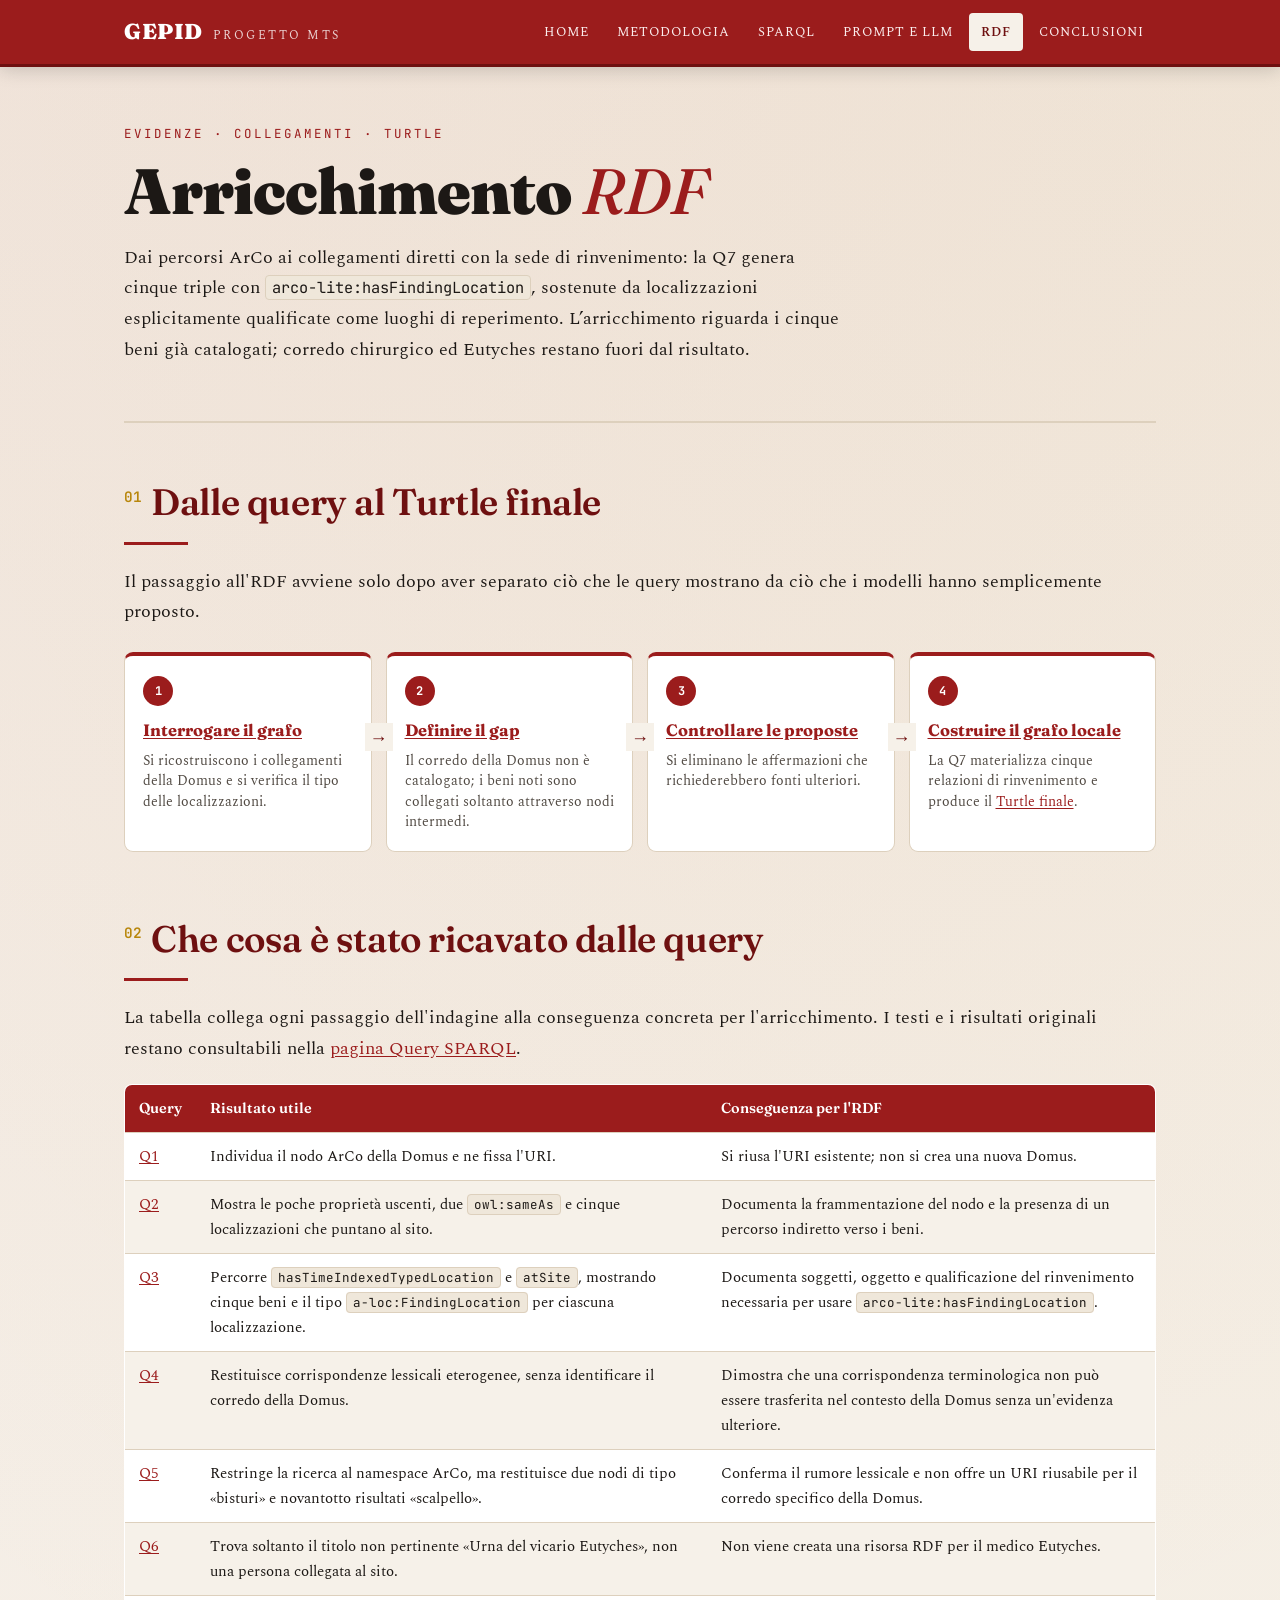
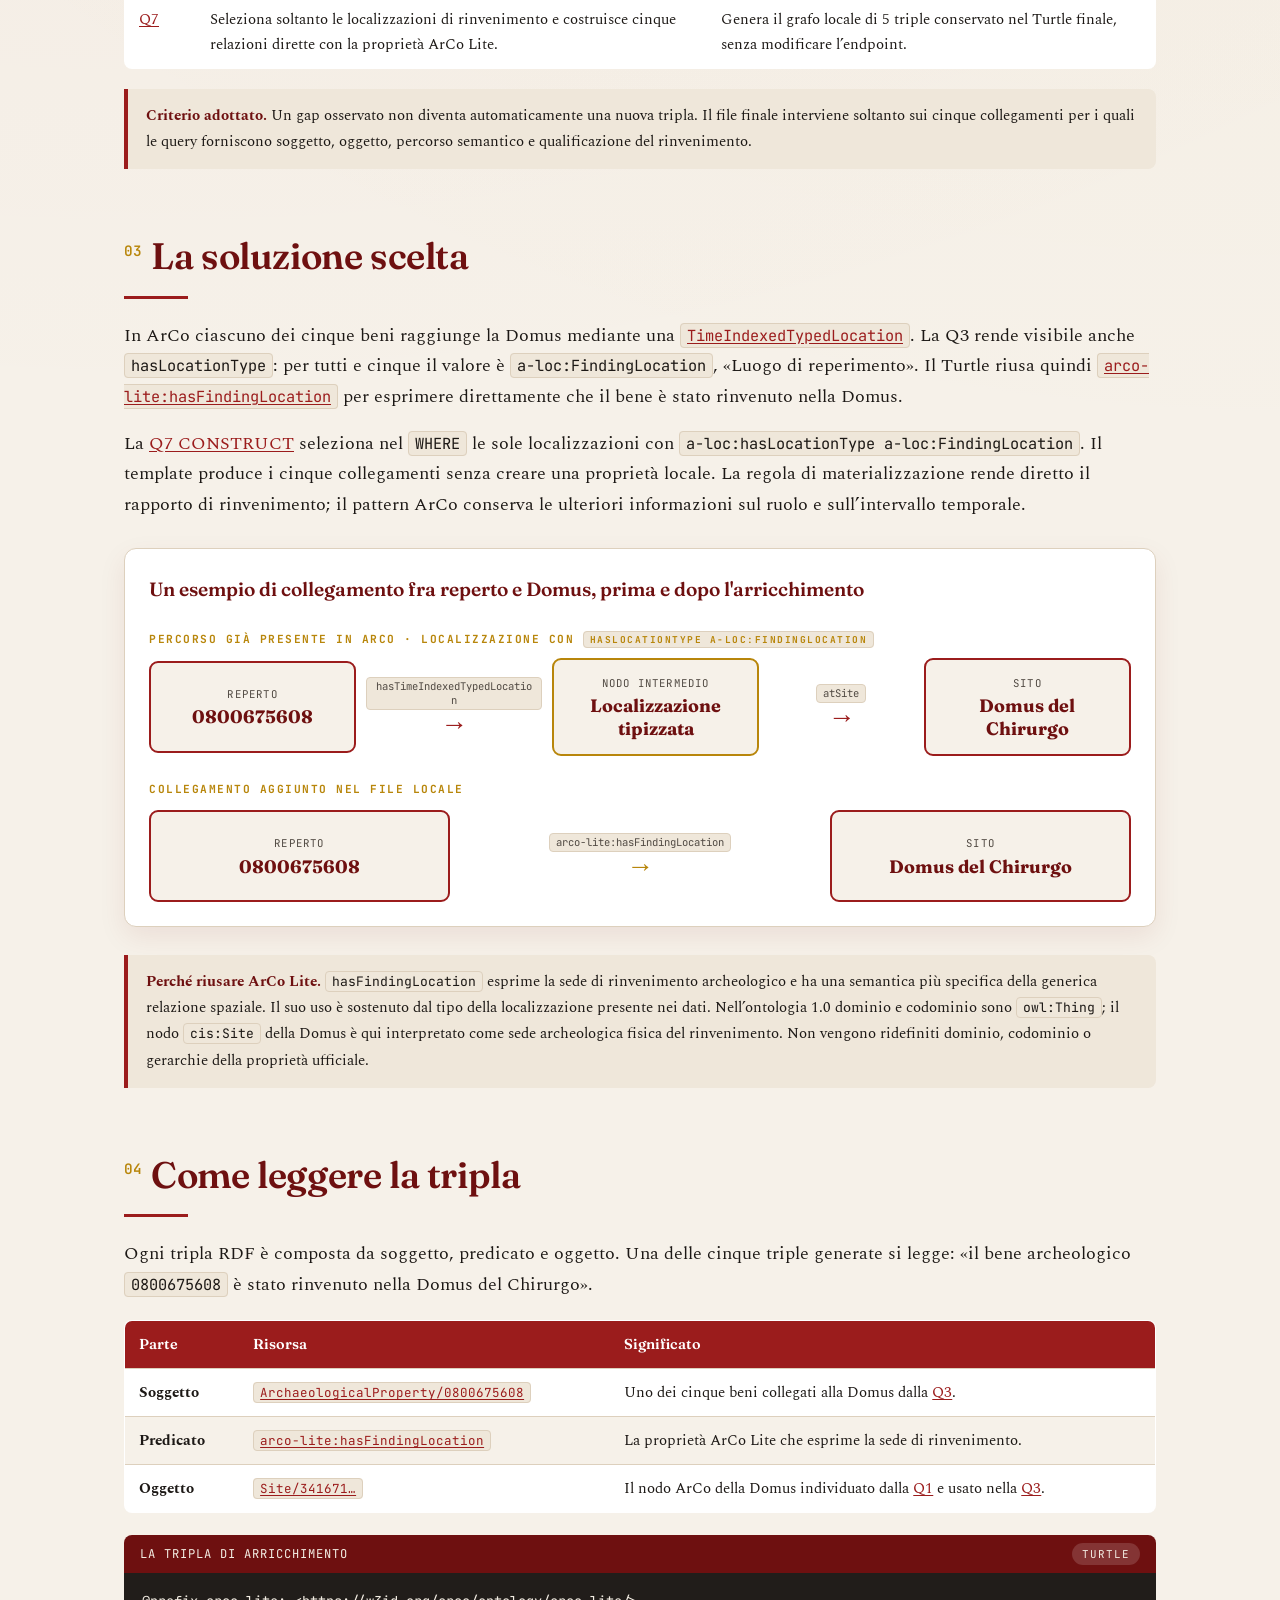
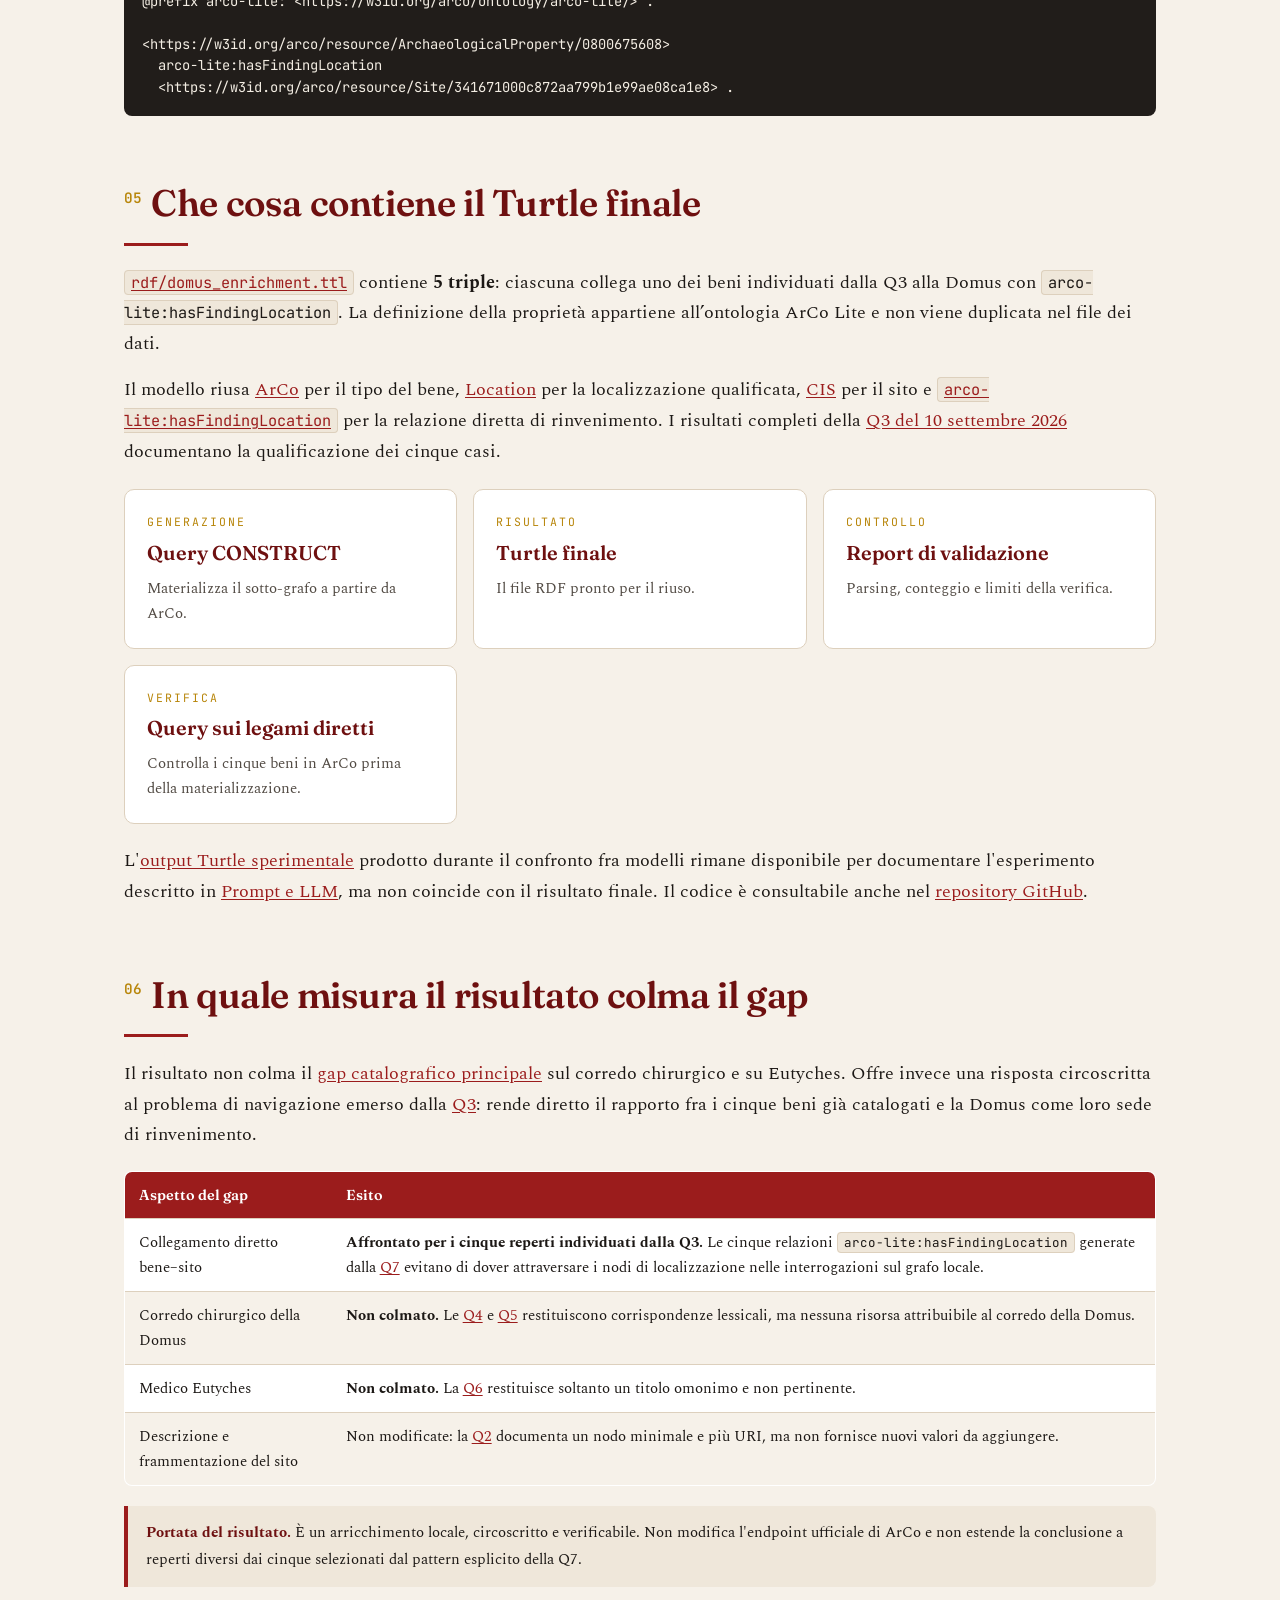
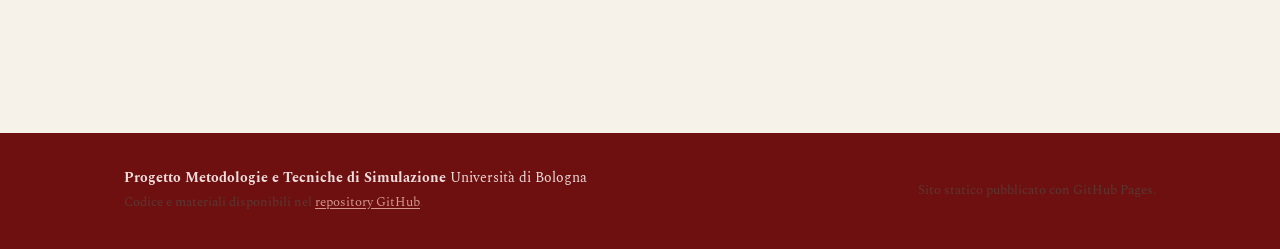
<file: rdf.html>
<!DOCTYPE html>
<html lang="it">
<head>
  <meta charset="UTF-8">
  <meta name="viewport" content="width=device-width, initial-scale=1.0">
  <meta name="description" content="Dalle query SPARQL all'arricchimento RDF della Domus del Chirurgo: evidenze, query CONSTRUCT, triple finali, file Turtle e limiti del risultato.">
  <title>Progetto GEPID — Arricchimento RDF</title>
  <link rel="stylesheet" href="styles.css">
</head>
<body>
  <a class="skip-link" href="#main-content">Salta al contenuto</a>
  <header class="topbar">
    <div class="topbar-inner">
      <a class="brand" href="index.html"><span class="mark">GEPID</span><span class="sub">Progetto MTS</span></a>
      <button class="nav-toggle" type="button" aria-label="Apri menu">☰</button>
      <nav class="nav" aria-label="Navigazione principale">
        <a href="index.html">Home</a>
        <a href="methodology.html">Metodologia</a>
        <a href="sparql.html">SPARQL</a>
        <a href="prompts.html">Prompt e LLM</a>
        <a href="rdf.html" aria-label="Arricchimento RDF">RDF</a>
        <a href="conclusions.html">Conclusioni</a>
      </nav>
    </div>
  </header>

  <main id="main-content">
    <section class="hero">
      <p class="eyebrow">Evidenze · collegamenti · Turtle</p>
      <h1>Arricchimento <span class="accent">RDF</span></h1>
      <p class="lede">Dai percorsi ArCo ai collegamenti diretti con la sede di rinvenimento: la Q7 genera cinque triple con <code>arco-lite:hasFindingLocation</code>, sostenute da localizzazioni esplicitamente qualificate come luoghi di reperimento. L’arricchimento riguarda i cinque beni già catalogati; corredo chirurgico ed Eutyches restano fuori dal risultato.</p>
    </section>

    <section id="workflow">
      <h2><span class="num">01</span>Dalle query al Turtle finale</h2>
      <hr class="rule">
      <p>Il passaggio all'RDF avviene solo dopo aver separato ciò che le query mostrano da ciò che i modelli hanno semplicemente proposto.</p>
      <ol class="rdf-workflow" aria-label="Workflow dell'arricchimento RDF">
        <li><span class="workflow-num">1</span><strong><a href="sparql.html#q2">Interrogare il grafo</a></strong><span>Si ricostruiscono i collegamenti della Domus e si verifica il tipo delle localizzazioni.</span></li>
        <li><span class="workflow-num">2</span><strong><a href="methodology.html#gap">Definire il gap</a></strong><span>Il corredo della Domus non è catalogato; i beni noti sono collegati soltanto attraverso nodi intermedi.</span></li>
        <li><span class="workflow-num">3</span><strong><a href="prompts.html#validazione">Controllare le proposte</a></strong><span>Si eliminano le affermazioni che richiederebbero fonti ulteriori.</span></li>
        <li><span class="workflow-num">4</span><strong><a href="sparql.html#q7">Costruire il grafo locale</a></strong><span>La Q7 materializza cinque relazioni di rinvenimento e produce il <a href="rdf/domus_enrichment.ttl">Turtle finale</a>.</span></li>
      </ol>
    </section>

    <section id="evidenze">
      <h2><span class="num">02</span>Che cosa è stato ricavato dalle query</h2>
      <hr class="rule">
      <p>La tabella collega ogni passaggio dell'indagine alla conseguenza concreta per l'arricchimento. I testi e i risultati originali restano consultabili nella <a href="sparql.html">pagina Query SPARQL</a>.</p>
      <div class="table-wrap">
        <table>
          <thead><tr><th>Query</th><th>Risultato utile</th><th>Conseguenza per l'RDF</th></tr></thead>
          <tbody>
            <tr><td><a href="sparql.html#q1">Q1</a></td><td>Individua il nodo ArCo della Domus e ne fissa l'URI.</td><td>Si riusa l'URI esistente; non si crea una nuova Domus.</td></tr>
            <tr><td><a href="sparql.html#q2">Q2</a></td><td>Mostra le poche proprietà uscenti, due <code>owl:sameAs</code> e cinque localizzazioni che puntano al sito.</td><td>Documenta la frammentazione del nodo e la presenza di un percorso indiretto verso i beni.</td></tr>
            <tr><td><a href="sparql.html#q3">Q3</a></td><td>Percorre <code>hasTimeIndexedTypedLocation</code> e <code>atSite</code>, mostrando cinque beni e il tipo <code>a-loc:FindingLocation</code> per ciascuna localizzazione.</td><td>Documenta soggetti, oggetto e qualificazione del rinvenimento necessaria per usare <code>arco-lite:hasFindingLocation</code>.</td></tr>
            <tr><td><a href="sparql.html#q4">Q4</a></td><td>Restituisce corrispondenze lessicali eterogenee, senza identificare il corredo della Domus.</td><td>Dimostra che una corrispondenza terminologica non può essere trasferita nel contesto della Domus senza un'evidenza ulteriore.</td></tr>
            <tr><td><a href="sparql.html#q5">Q5</a></td><td>Restringe la ricerca al namespace ArCo, ma restituisce due nodi di tipo «bisturi» e novantotto risultati «scalpello».</td><td>Conferma il rumore lessicale e non offre un URI riusabile per il corredo specifico della Domus.</td></tr>
            <tr><td><a href="sparql.html#q6">Q6</a></td><td>Trova soltanto il titolo non pertinente «Urna del vicario Eutyches», non una persona collegata al sito.</td><td>Non viene creata una risorsa RDF per il medico Eutyches.</td></tr>
            <tr><td><a href="sparql.html#q7">Q7</a></td><td>Seleziona soltanto le localizzazioni di rinvenimento e costruisce cinque relazioni dirette con la proprietà ArCo Lite.</td><td>Genera il grafo locale di 5 triple conservato nel Turtle finale, senza modificare l’endpoint.</td></tr>
          </tbody>
        </table>
      </div>
      <div class="note"><strong>Criterio adottato.</strong> Un gap osservato non diventa automaticamente una nuova tripla. Il file finale interviene soltanto sui cinque collegamenti per i quali le query forniscono soggetto, oggetto, percorso semantico e qualificazione del rinvenimento.</div>
    </section>

    <section id="soluzione">
      <h2><span class="num">03</span>La soluzione scelta</h2>
      <hr class="rule">
      <p>In ArCo ciascuno dei cinque beni raggiunge la Domus mediante una <a href="sparql.html#q3"><code>TimeIndexedTypedLocation</code></a>. La Q3 rende visibile anche <code>hasLocationType</code>: per tutti e cinque il valore è <code>a-loc:FindingLocation</code>, «Luogo di reperimento». Il Turtle riusa quindi <a href="https://github.com/ICCD-MiBACT/ArCo/blob/master/ArCo-release/ontologie/arco-lite/1.0/arco-lite.owl" target="_blank" rel="noopener"><code>arco-lite:hasFindingLocation</code></a> per esprimere direttamente che il bene è stato rinvenuto nella Domus.</p>
      <p>La <a href="sparql.html#q7">Q7 CONSTRUCT</a> seleziona nel <code>WHERE</code> le sole localizzazioni con <code>a-loc:hasLocationType a-loc:FindingLocation</code>. Il template produce i cinque collegamenti senza creare una proprietà locale. La regola di materializzazione rende diretto il rapporto di rinvenimento; il pattern ArCo conserva le ulteriori informazioni sul ruolo e sull’intervallo temporale.</p>

      <figure class="rdf-graph" aria-labelledby="rdf-graph-title">
        <figcaption id="rdf-graph-title">Un esempio di collegamento fra reperto e Domus, prima e dopo l'arricchimento</figcaption>
        <p class="graph-label">Percorso già presente in ArCo · localizzazione con <code>hasLocationType a-loc:FindingLocation</code></p>
        <div class="rdf-path rdf-path-existing">
          <a class="rdf-node" href="https://w3id.org/arco/resource/ArchaeologicalProperty/0800675608" target="_blank" rel="noopener"><span>Reperto</span><strong>0800675608</strong></a>
          <span class="rdf-edge"><code>hasTimeIndexedTypedLocation</code><b aria-hidden="true">→</b></span>
          <a class="rdf-node rdf-node-middle" href="https://w3id.org/arco/resource/TimeIndexedTypedLocation/0800675608-alternative-1" target="_blank" rel="noopener"><span>Nodo intermedio</span><strong>Localizzazione tipizzata</strong></a>
          <span class="rdf-edge"><code>atSite</code><b aria-hidden="true">→</b></span>
          <a class="rdf-node" href="https://w3id.org/arco/resource/Site/341671000c872aa799b1e99ae08ca1e8" target="_blank" rel="noopener"><span>Sito</span><strong>Domus del Chirurgo</strong></a>
        </div>

        <p class="graph-label">Collegamento aggiunto nel file locale</p>
        <div class="rdf-path rdf-path-direct">
          <a class="rdf-node" href="https://w3id.org/arco/resource/ArchaeologicalProperty/0800675608" target="_blank" rel="noopener"><span>Reperto</span><strong>0800675608</strong></a>
          <span class="rdf-edge rdf-edge-direct"><code>arco-lite:hasFindingLocation</code><b aria-hidden="true">→</b></span>
          <a class="rdf-node" href="https://w3id.org/arco/resource/Site/341671000c872aa799b1e99ae08ca1e8" target="_blank" rel="noopener"><span>Sito</span><strong>Domus del Chirurgo</strong></a>
        </div>
      </figure>

      <div class="note"><strong>Perché riusare ArCo Lite.</strong> <code>hasFindingLocation</code> esprime la sede di rinvenimento archeologico e ha una semantica più specifica della generica relazione spaziale. Il suo uso è sostenuto dal tipo della localizzazione presente nei dati. Nell’ontologia 1.0 dominio e codominio sono <code>owl:Thing</code>; il nodo <code>cis:Site</code> della Domus è qui interpretato come sede archeologica fisica del rinvenimento. Non vengono ridefiniti dominio, codominio o gerarchie della proprietà ufficiale.</div>
    </section>

    <section id="tripla">
      <h2><span class="num">04</span>Come leggere la tripla</h2>
      <hr class="rule">
      <p>Ogni tripla RDF è composta da soggetto, predicato e oggetto. Una delle cinque triple generate si legge: «il bene archeologico <code>0800675608</code> è stato rinvenuto nella Domus del Chirurgo».</p>
      <div class="table-wrap">
        <table>
          <thead><tr><th>Parte</th><th>Risorsa</th><th>Significato</th></tr></thead>
          <tbody>
            <tr><td><strong>Soggetto</strong></td><td><a href="https://w3id.org/arco/resource/ArchaeologicalProperty/0800675608" target="_blank" rel="noopener"><code>ArchaeologicalProperty/0800675608</code></a></td><td>Uno dei cinque beni collegati alla Domus dalla <a href="sparql.html#q3">Q3</a>.</td></tr>
            <tr><td><strong>Predicato</strong></td><td><a href="rdf/domus_enrichment.ttl"><code>arco-lite:hasFindingLocation</code></a></td><td>La proprietà ArCo Lite che esprime la sede di rinvenimento.</td></tr>
            <tr><td><strong>Oggetto</strong></td><td><a href="https://w3id.org/arco/resource/Site/341671000c872aa799b1e99ae08ca1e8" target="_blank" rel="noopener"><code>Site/341671…</code></a></td><td>Il nodo ArCo della Domus individuato dalla <a href="sparql.html#q1">Q1</a> e usato nella <a href="sparql.html#q3">Q3</a>.</td></tr>
          </tbody>
        </table>
      </div>
      <figure class="code">
        <figcaption>La tripla di arricchimento <span class="tag">Turtle</span></figcaption>
<pre><code>@prefix arco-lite: &lt;https://w3id.org/arco/ontology/arco-lite/&gt; .

&lt;https://w3id.org/arco/resource/ArchaeologicalProperty/0800675608&gt;
  arco-lite:hasFindingLocation
  &lt;https://w3id.org/arco/resource/Site/341671000c872aa799b1e99ae08ca1e8&gt; .</code></pre>
      </figure>
    </section>

    <section id="turtle">
      <h2><span class="num">05</span>Che cosa contiene il Turtle finale</h2>
      <hr class="rule">
      <p><a href="rdf/domus_enrichment.ttl"><code>rdf/domus_enrichment.ttl</code></a> contiene <strong>5 triple</strong>: ciascuna collega uno dei beni individuati dalla Q3 alla Domus con <code>arco-lite:hasFindingLocation</code>. La definizione della proprietà appartiene all’ontologia ArCo Lite e non viene duplicata nel file dei dati.</p>
      <p>Il modello riusa <a href="https://w3id.org/arco/ontology/arco/ArchaeologicalProperty" target="_blank" rel="noopener">ArCo</a> per il tipo del bene, <a href="https://github.com/ICCD-MiBACT/ArCo/blob/master/ArCo-release/ontologie/location/location.owl" target="_blank" rel="noopener">Location</a> per la localizzazione qualificata, <a href="http://dati.beniculturali.it/cis/Site" target="_blank" rel="noopener">CIS</a> per il sito e <a href="https://github.com/ICCD-MiBACT/ArCo/blob/master/ArCo-release/ontologie/arco-lite/1.0/arco-lite.owl" target="_blank" rel="noopener"><code>arco-lite:hasFindingLocation</code></a> per la relazione diretta di rinvenimento. I risultati completi della <a href="rdf/evidence/q3-finding-locations-2026-09-10.json">Q3 del 10 settembre 2026</a> documentano la qualificazione dei cinque casi.</p>
      <div class="artifact-links">
        <a class="card" href="queries/query-eu-07-construct-collegamenti-diretti.rq"><span class="k">Generazione</span><span class="t">Query CONSTRUCT</span><span class="d">Materializza il sotto-grafo a partire da ArCo.</span></a>
        <a class="card" href="rdf/domus_enrichment.ttl"><span class="k">Risultato</span><span class="t">Turtle finale</span><span class="d">Il file RDF pronto per il riuso.</span></a>
        <a class="card" href="rdf/validation-report.md"><span class="k">Controllo</span><span class="t">Report di validazione</span><span class="d">Parsing, conteggio e limiti della verifica.</span></a>
        <a class="card" href="sparql-checks/check-direct-artifact-site-link.rq"><span class="k">Verifica</span><span class="t">Query sui legami diretti</span><span class="d">Controlla i cinque beni in ArCo prima della materializzazione.</span></a>
      </div>
      <p>L'<a href="rdf/domus_enrichment_experimental.ttl">output Turtle sperimentale</a> prodotto durante il confronto fra modelli rimane disponibile per documentare l'esperimento descritto in <a href="prompts.html#validazione">Prompt e LLM</a>, ma non coincide con il risultato finale. Il codice è consultabile anche nel <a href="https://github.com/massimilianoricchiuti/Metodologie-e-Tecniche-di-Simulazione/tree/main/rdf" target="_blank" rel="noopener">repository GitHub</a>.</p>
    </section>

    <section id="misura">
      <h2><span class="num">06</span>In quale misura il risultato colma il gap</h2>
      <hr class="rule">
      <p>Il risultato non colma il <a href="methodology.html#gap">gap catalografico principale</a> sul corredo chirurgico e su Eutyches. Offre invece una risposta circoscritta al problema di navigazione emerso dalla <a href="sparql.html#q3">Q3</a>: rende diretto il rapporto fra i cinque beni già catalogati e la Domus come loro sede di rinvenimento.</p>
      <div class="table-wrap">
        <table>
          <thead><tr><th>Aspetto del gap</th><th>Esito</th></tr></thead>
          <tbody>
            <tr><td>Collegamento diretto bene–sito</td><td><strong>Affrontato per i cinque reperti individuati dalla Q3.</strong> Le cinque relazioni <code>arco-lite:hasFindingLocation</code> generate dalla <a href="sparql.html#q7">Q7</a> evitano di dover attraversare i nodi di localizzazione nelle interrogazioni sul grafo locale.</td></tr>
            <tr><td>Corredo chirurgico della Domus</td><td><strong>Non colmato.</strong> Le <a href="sparql.html#q4">Q4</a> e <a href="sparql.html#q5">Q5</a> restituiscono corrispondenze lessicali, ma nessuna risorsa attribuibile al corredo della Domus.</td></tr>
            <tr><td>Medico Eutyches</td><td><strong>Non colmato.</strong> La <a href="sparql.html#q6">Q6</a> restituisce soltanto un titolo omonimo e non pertinente.</td></tr>
            <tr><td>Descrizione e frammentazione del sito</td><td>Non modificate: la <a href="sparql.html#q2">Q2</a> documenta un nodo minimale e più URI, ma non fornisce nuovi valori da aggiungere.</td></tr>
          </tbody>
        </table>
      </div>
      <div class="note"><strong>Portata del risultato.</strong> È un arricchimento locale, circoscritto e verificabile. Non modifica l'endpoint ufficiale di ArCo e non estende la conclusione a reperti diversi dai cinque selezionati dal pattern esplicito della Q7.</div>
    </section>
  </main>

  <footer>
    <div class="footer-inner">
      <div><strong>Progetto Metodologie e Tecniche di Simulazione</strong> Università di Bologna<br>
      <span class="small">Codice e materiali disponibili nel <a href="https://github.com/massimilianoricchiuti/Metodologie-e-Tecniche-di-Simulazione">repository GitHub</a>.</span></div>
      <div class="small">Sito statico pubblicato con GitHub Pages.</div>
    </div>
  </footer>
  <script src="main.js"></script>
</body>
</html>
</file>
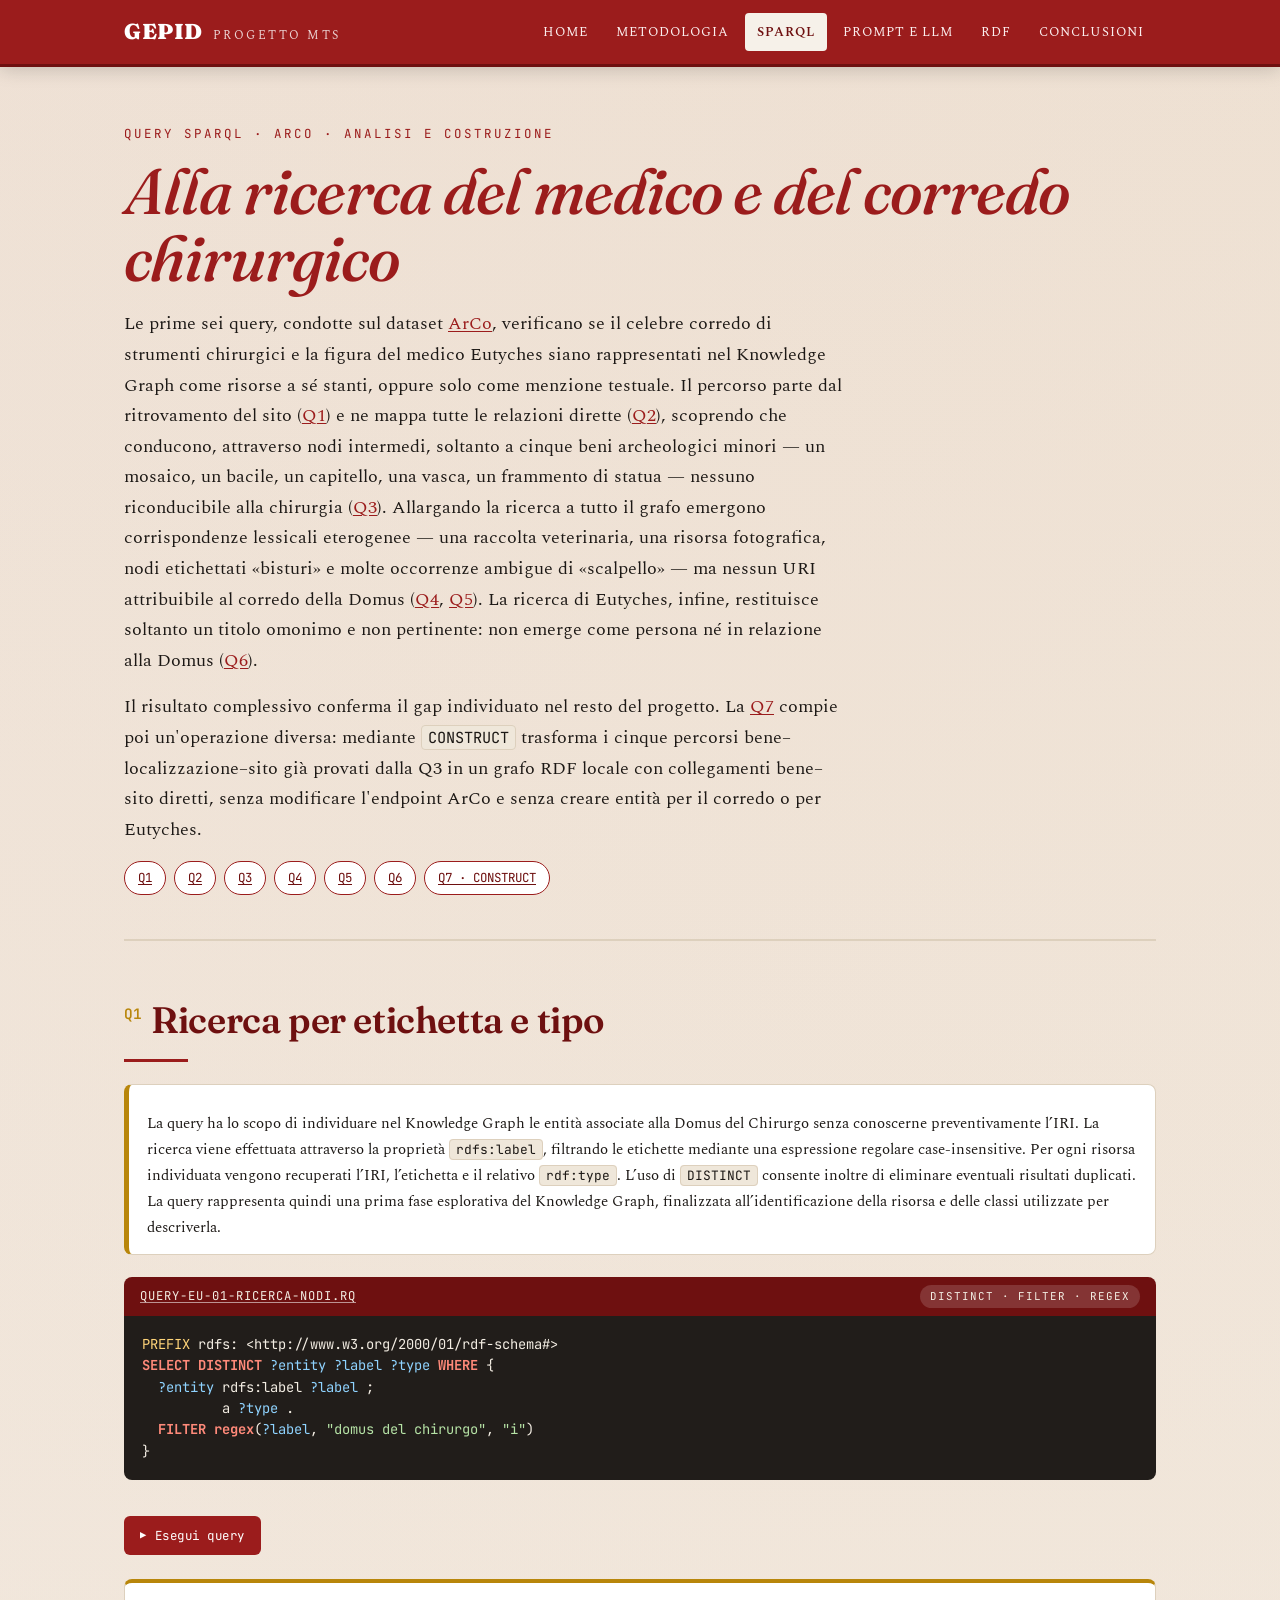
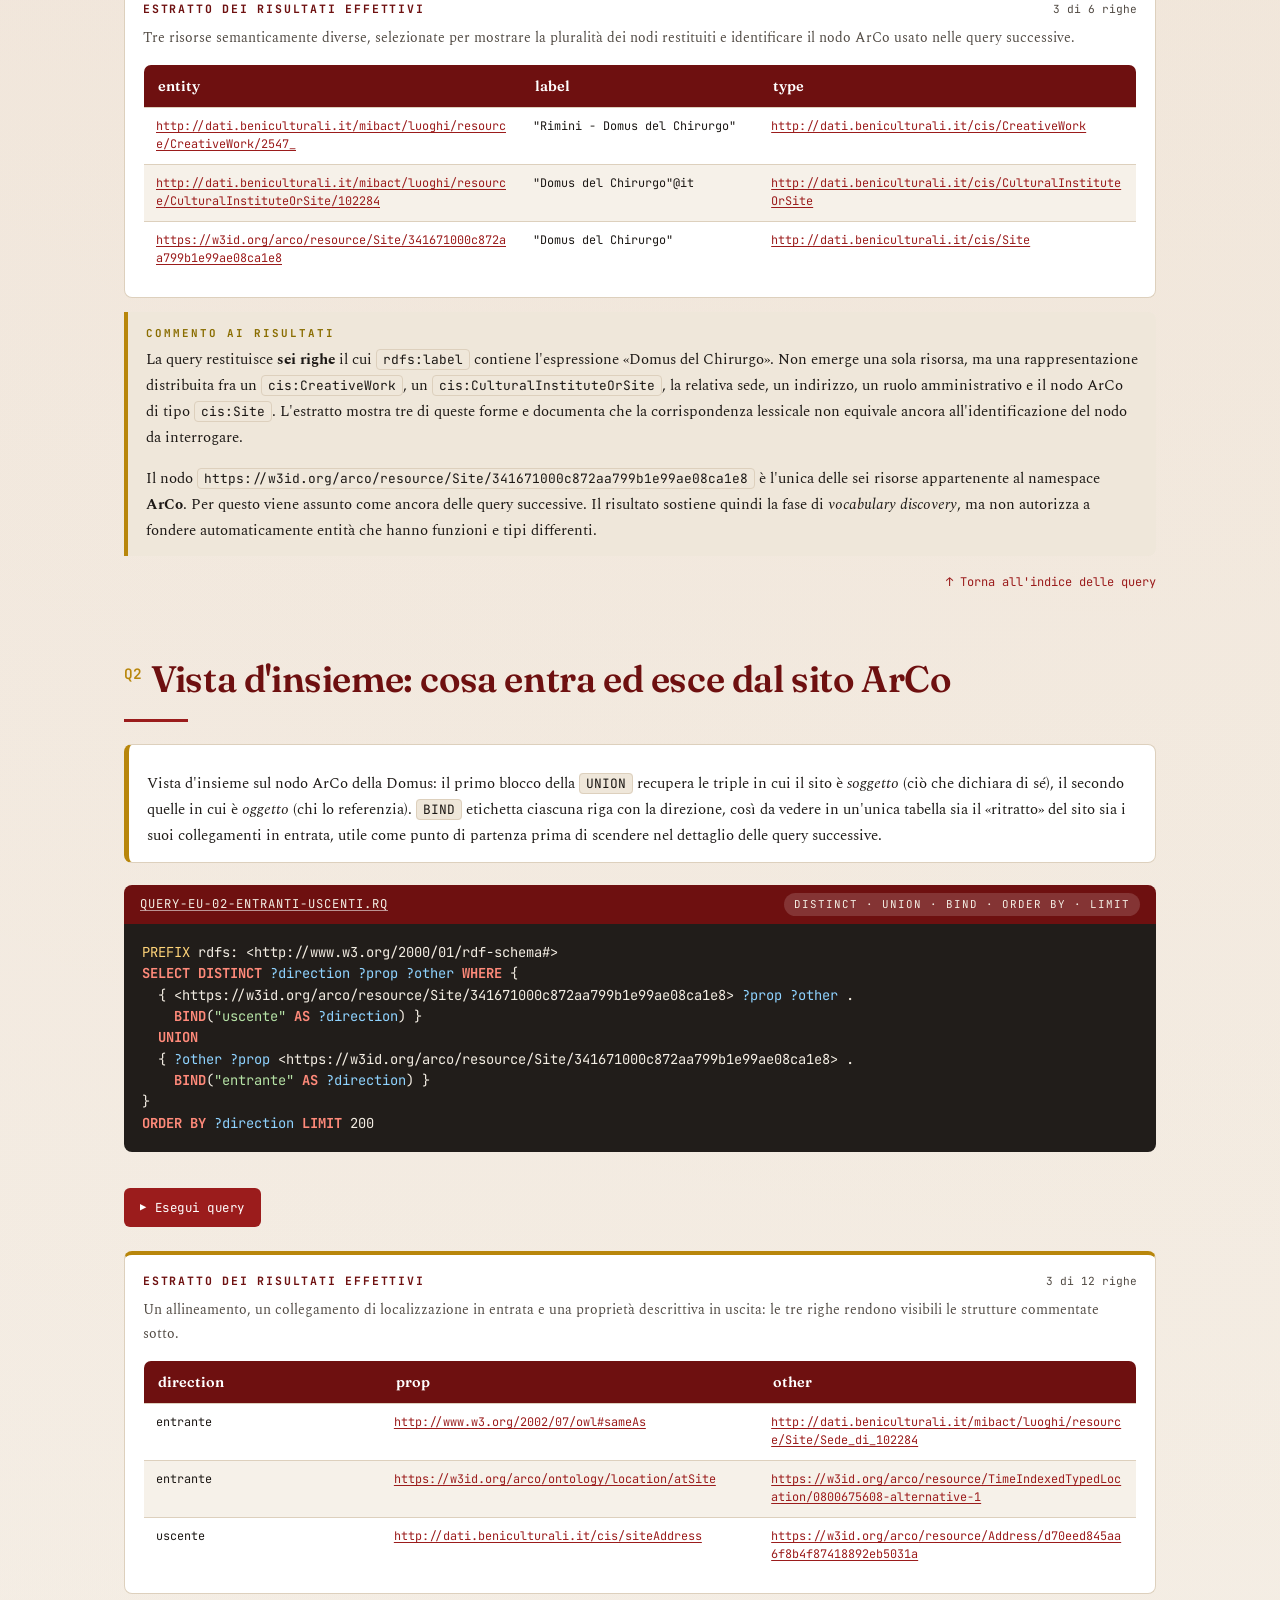
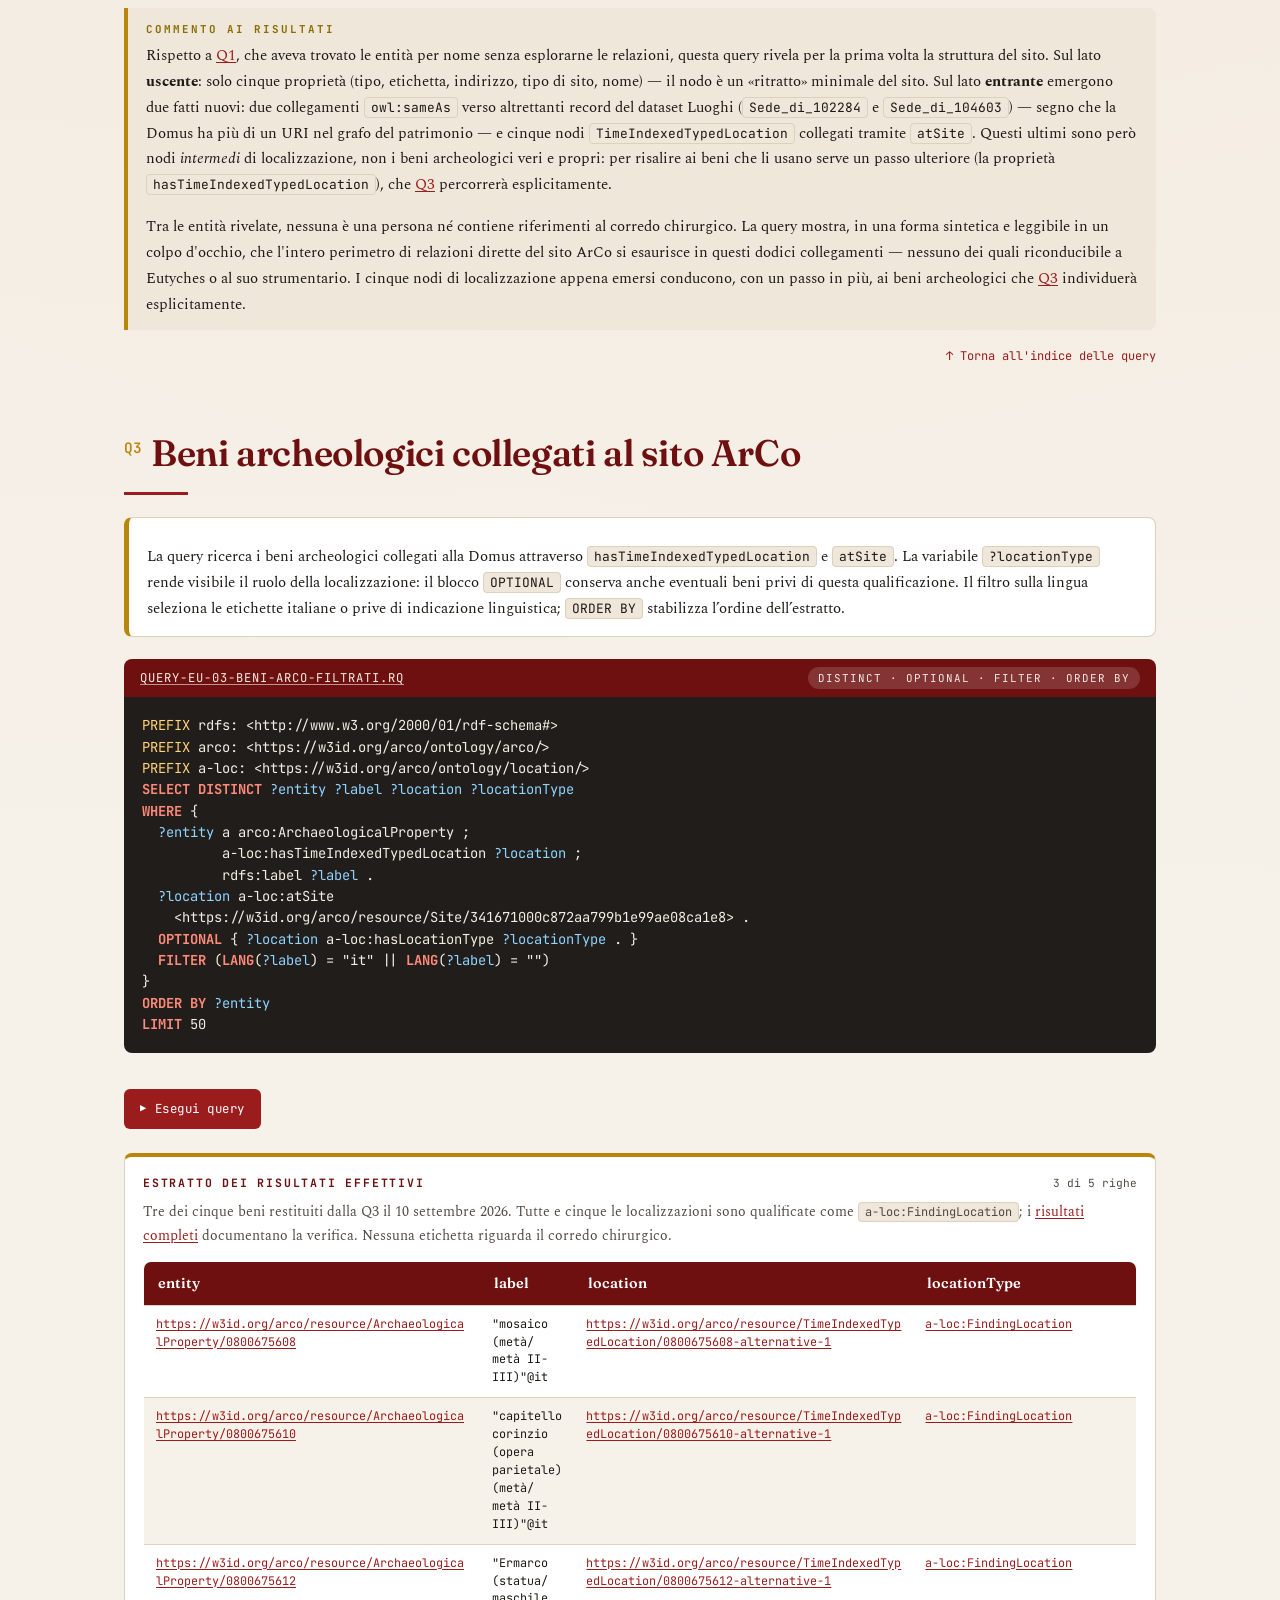
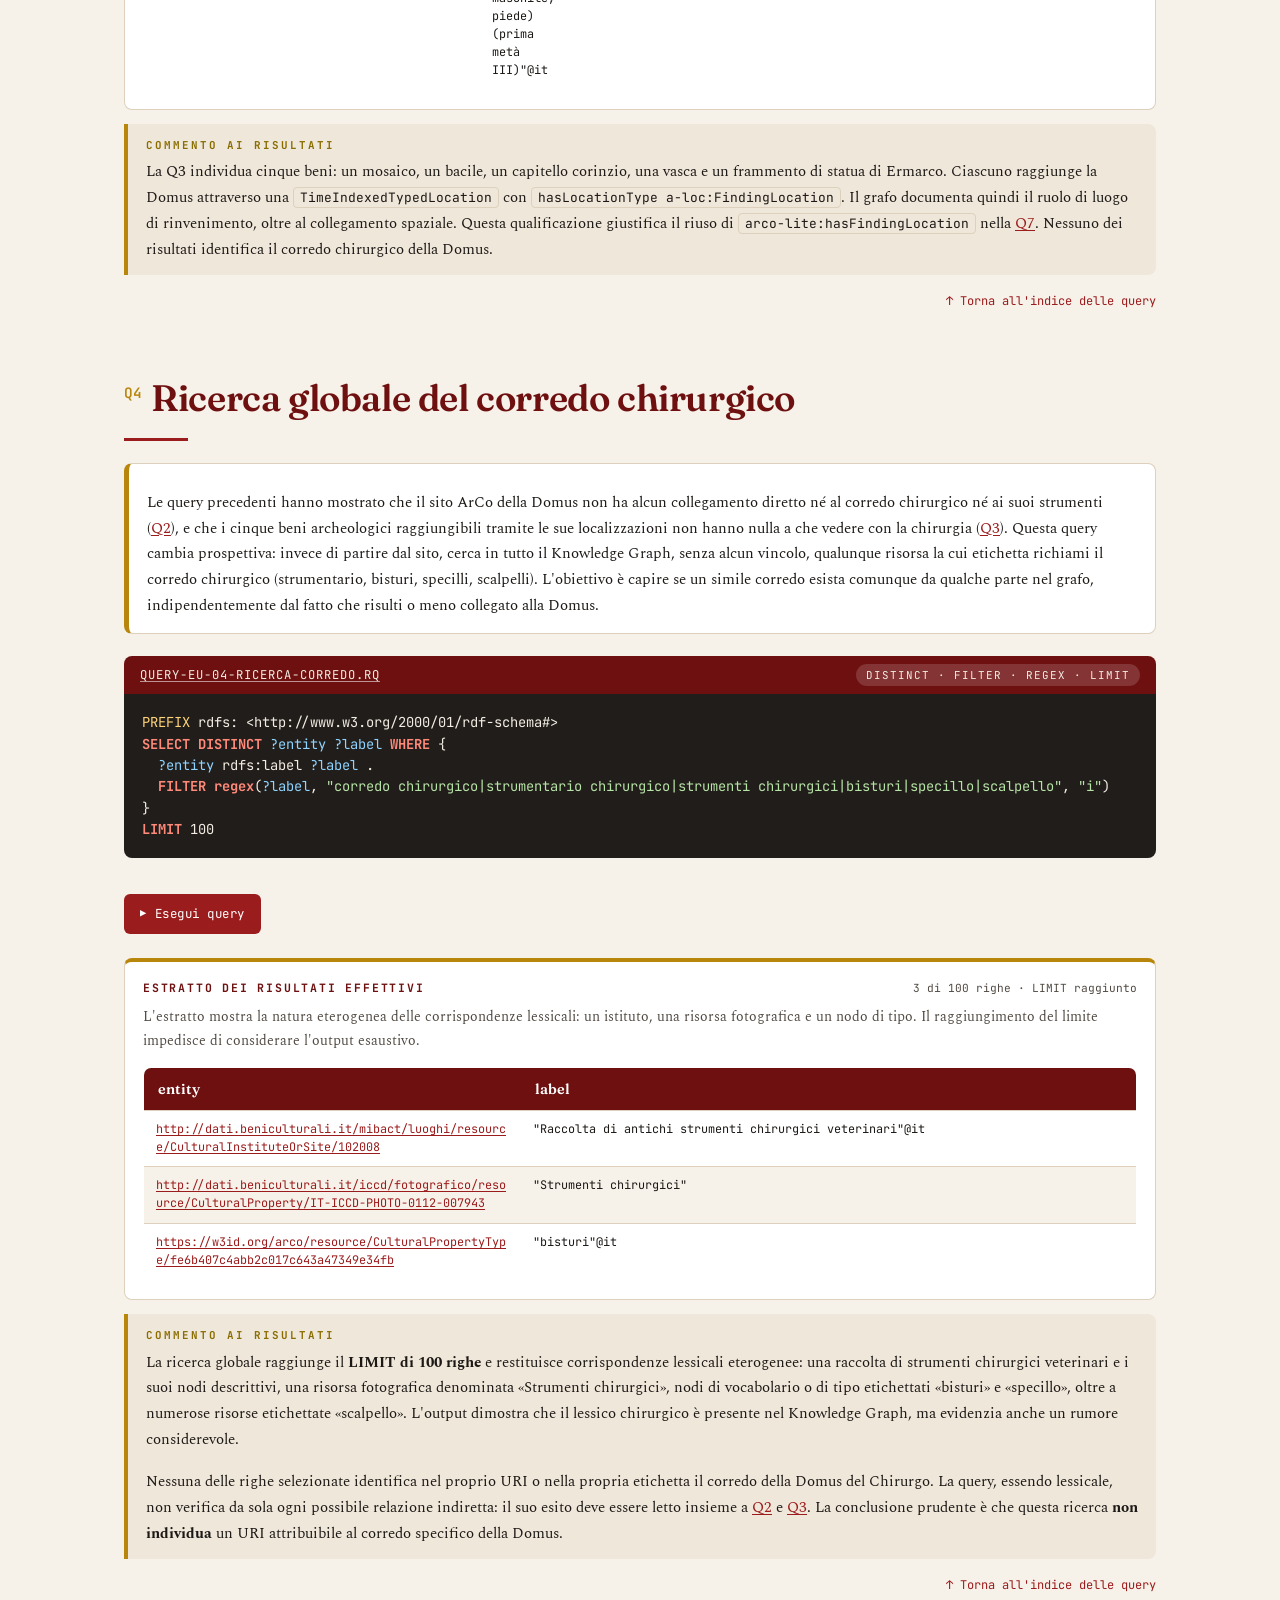
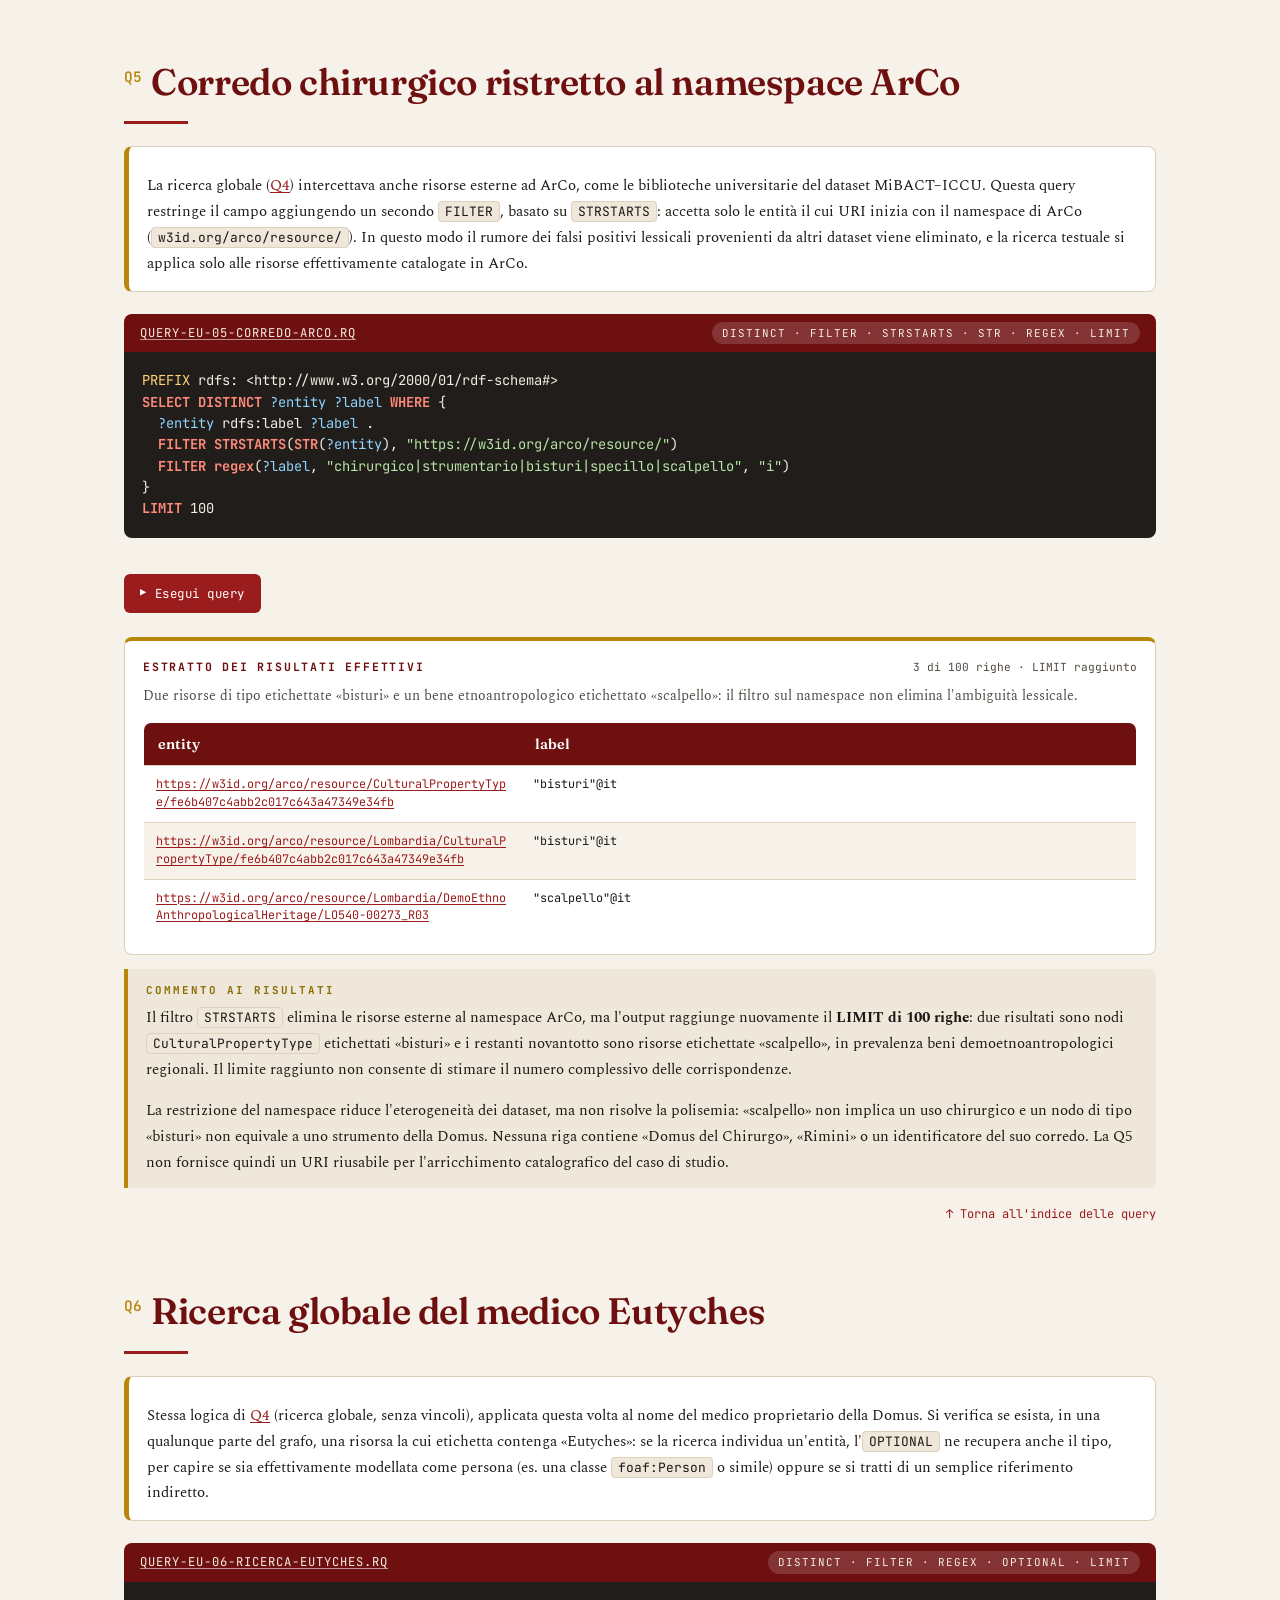
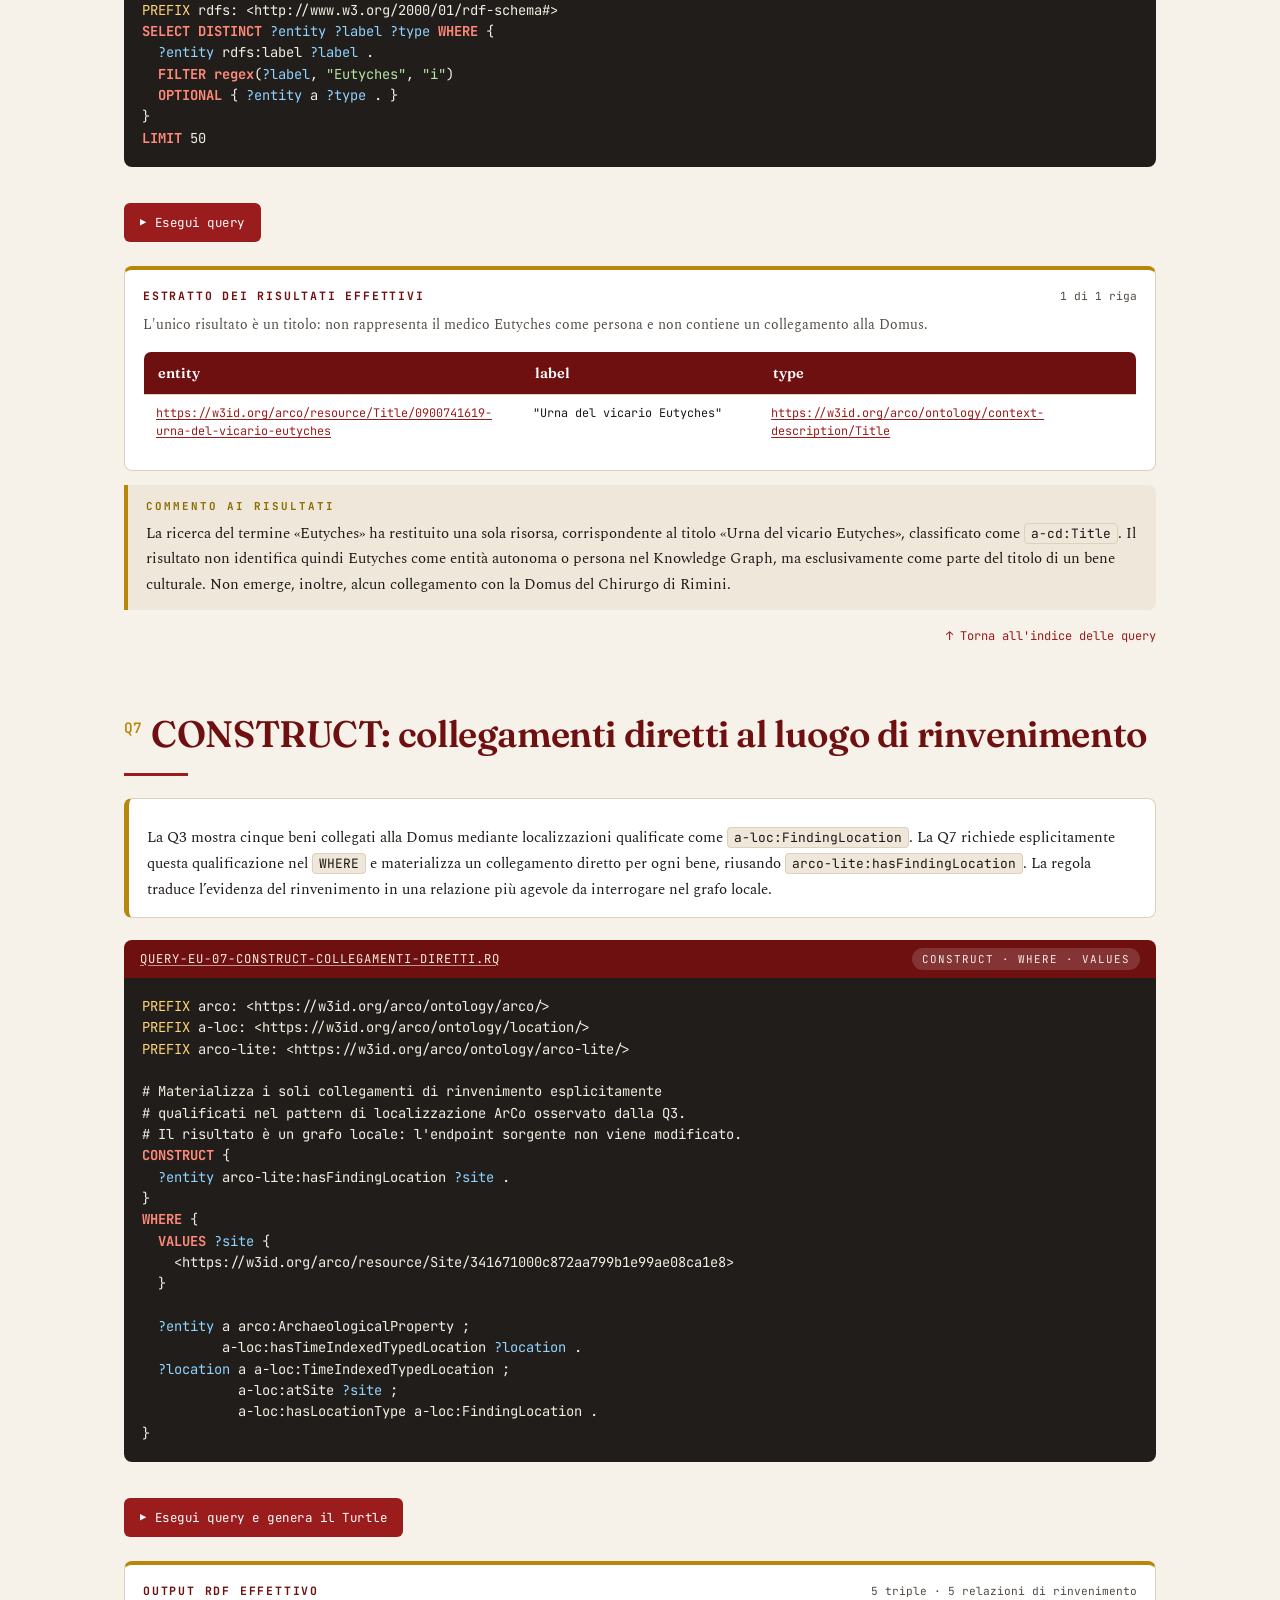
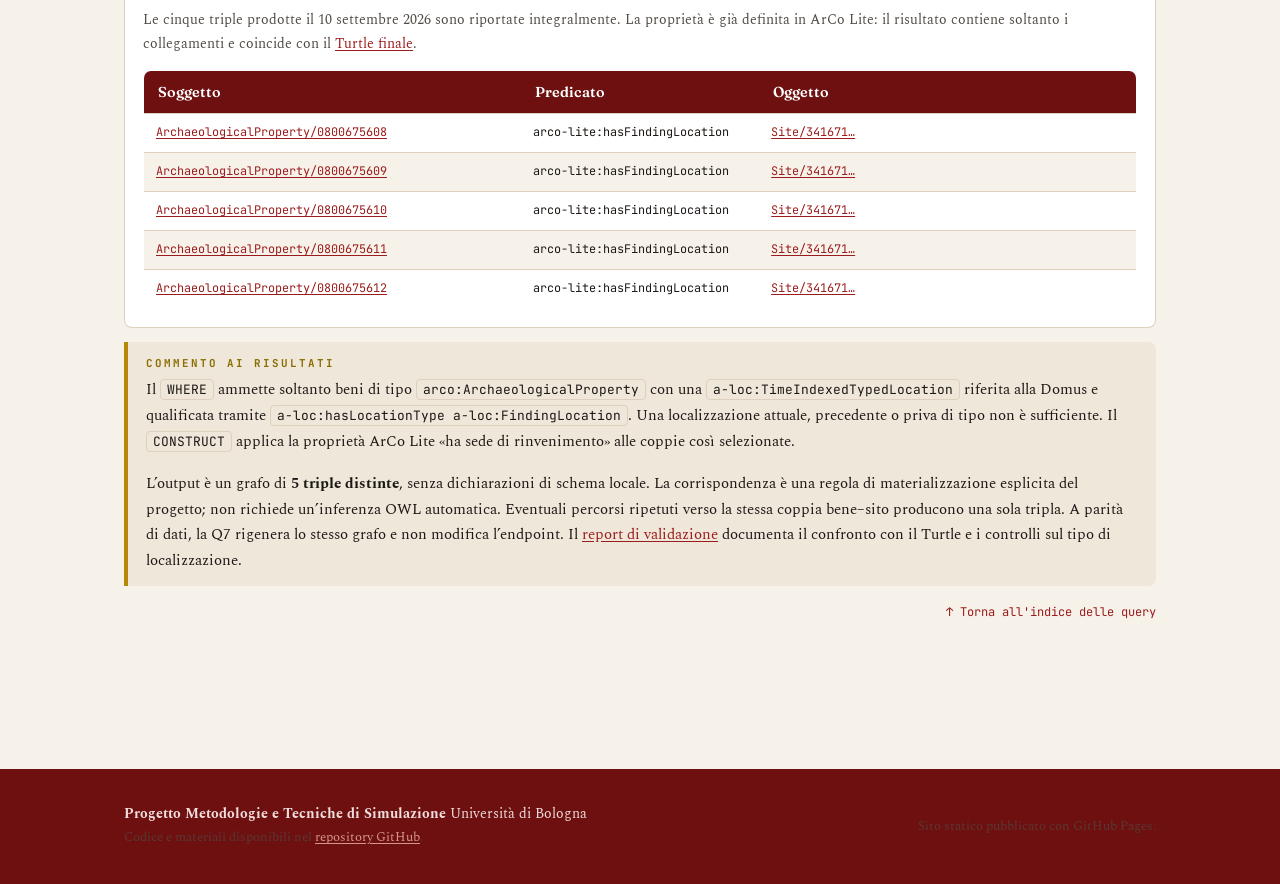
<file: sparql.html>
<!DOCTYPE html>
<html lang="it">
<head>
  <meta charset="UTF-8">
  <meta name="viewport" content="width=device-width, initial-scale=1.0">
  <meta name="description" content="Sette query SPARQL sul Knowledge Graph ArCo: sei interrogazioni per analizzare il gap della Domus del Chirurgo e una CONSTRUCT per generare un grafo RDF locale.">
  <title>Progetto GEPID — Query SPARQL</title>
  <link rel="stylesheet" href="styles.css">
</head>
<body>
  <a class="skip-link" href="#main-content">Salta al contenuto</a>
  <header class="topbar">
    <div class="topbar-inner">
      <a class="brand" href="index.html"><span class="mark">GEPID</span><span class="sub">Progetto MTS</span></a>
      <button class="nav-toggle" type="button" aria-label="Apri menu">☰</button>
      <nav class="nav" aria-label="Navigazione principale">
        <a href="index.html">Home</a>
        <a href="methodology.html">Metodologia</a>
        <a href="sparql.html">SPARQL</a>
        <a href="prompts.html">Prompt e LLM</a>
        <a href="rdf.html" aria-label="Arricchimento RDF">RDF</a>
        <a href="conclusions.html">Conclusioni</a>
      </nav>
    </div>
  </header>

  <main id="main-content">
    <section class="hero">
      <p class="eyebrow">Query SPARQL · ArCo · Analisi e costruzione</p>
      <h1><span class="accent">Alla ricerca del medico e del corredo chirurgico</span></h1>
      <p class="lede">Le prime sei query, condotte sul dataset <a href="https://dati.cultura.gov.it/sparql" target="_blank" rel="noopener">ArCo</a>, verificano se il celebre corredo di strumenti chirurgici e la figura del medico Eutyches siano rappresentati nel Knowledge Graph come risorse a s&eacute; stanti, oppure solo come menzione testuale. Il percorso parte dal ritrovamento del sito (<a href="#q1">Q1</a>) e ne mappa tutte le relazioni dirette (<a href="#q2">Q2</a>), scoprendo che conducono, attraverso nodi intermedi, soltanto a cinque beni archeologici minori &mdash; un mosaico, un bacile, un capitello, una vasca, un frammento di statua &mdash; nessuno riconducibile alla chirurgia (<a href="#q3">Q3</a>). Allargando la ricerca a tutto il grafo emergono corrispondenze lessicali eterogenee &mdash; una raccolta veterinaria, una risorsa fotografica, nodi etichettati «bisturi» e molte occorrenze ambigue di «scalpello» &mdash; ma nessun URI attribuibile al corredo della Domus (<a href="#q4">Q4</a>, <a href="#q5">Q5</a>). La ricerca di Eutyches, infine, restituisce soltanto un titolo omonimo e non pertinente: non emerge come persona n&eacute; in relazione alla Domus (<a href="#q6">Q6</a>).</p>
      <p class="lede">Il risultato complessivo conferma il gap individuato nel resto del progetto. La <a href="#q7">Q7</a> compie poi un'operazione diversa: mediante <code>CONSTRUCT</code> trasforma i cinque percorsi bene–localizzazione–sito già provati dalla Q3 in un grafo RDF locale con collegamenti bene–sito diretti, senza modificare l'endpoint ArCo e senza creare entità per il corredo o per Eutyches.</p>
      <div class="pills" id="query-index" aria-label="Indice delle query">
        <a class="pill" href="#q1">Q1</a>
        <a class="pill" href="#q2">Q2</a>
        <a class="pill" href="#q3">Q3</a>
        <a class="pill" href="#q4">Q4</a>
        <a class="pill" href="#q5">Q5</a>
        <a class="pill" href="#q6">Q6</a>
        <a class="pill" href="#q7">Q7 · CONSTRUCT</a>
      </div>
    </section>

    <section id="q1">
      <h2><span class="num">Q1</span>Ricerca per etichetta e tipo</h2>
      <hr class="rule">
      <div class="kwbox">
        <p class="why">La query ha lo scopo di individuare nel Knowledge Graph le entit&agrave; associate alla Domus del Chirurgo senza conoscerne preventivamente l&rsquo;IRI. La ricerca viene effettuata attraverso la propriet&agrave; <code>rdfs:label</code>, filtrando le etichette mediante una espressione regolare case-insensitive. Per ogni risorsa individuata vengono recuperati l&rsquo;IRI, l&rsquo;etichetta e il relativo <code>rdf:type</code>. L&rsquo;uso di <code>DISTINCT</code> consente inoltre di eliminare eventuali risultati duplicati. La query rappresenta quindi una prima fase esplorativa del Knowledge Graph, finalizzata all&rsquo;identificazione della risorsa e delle classi utilizzate per descriverla.</p>
      </div>
      <figure class="code">
        <figcaption><a href="queries/query-eu-01-ricerca-nodi.rq">query-eu-01-ricerca-nodi.rq</a> <span class="tag">DISTINCT &middot; FILTER &middot; REGEX</span></figcaption>
<pre><code><span class="pre">PREFIX</span> rdfs: &lt;http://www.w3.org/2000/01/rdf-schema#&gt;
<span class="kw">SELECT</span> <span class="kw">DISTINCT</span> <span class="var">?entity</span> <span class="var">?label</span> <span class="var">?type</span> <span class="kw">WHERE</span> {
  <span class="var">?entity</span> rdfs:label <span class="var">?label</span> ;
          a <span class="var">?type</span> .
  <span class="kw">FILTER</span> <span class="kw">regex</span>(<span class="var">?label</span>, <span class="str">"domus del chirurgo"</span>, <span class="str">"i"</span>)
}</code></pre>
      </figure>
      <a class="runlink" href="https://dati.cultura.gov.it/sparql?query=PREFIX%20rdfs%3A%20%3Chttp%3A%2F%2Fwww.w3.org%2F2000%2F01%2Frdf-schema%23%3E%0ASELECT%20DISTINCT%20%3Fentity%20%3Flabel%20%3Ftype%20WHERE%20%7B%0A%20%20%3Fentity%20rdfs%3Alabel%20%3Flabel%20%3B%0A%20%20%20%20%20%20%20%20%20%20a%20%3Ftype%20.%0A%20%20FILTER%20regex%28%3Flabel%2C%20%22domus%20del%20chirurgo%22%2C%20%22i%22%29%0A%7D&format=text%2Fhtml" target="_blank" rel="noopener">Esegui query</a>
      <div class="result-sample" aria-label="Estratto dei risultati della query Q1">
        <div class="result-sample-head">
          <span class="lbl">Estratto dei risultati effettivi</span>
          <span class="result-count">3 di 6 righe</span>
        </div>
        <p class="small">Tre risorse semanticamente diverse, selezionate per mostrare la pluralità dei nodi restituiti e identificare il nodo ArCo usato nelle query successive.</p>
        <div class="table-wrap">
          <table class="results-table" aria-label="Righe selezionate dall'output Q1">
            <thead><tr><th scope="col">entity</th><th scope="col">label</th><th scope="col">type</th></tr></thead>
            <tbody>
          <tr><td class="result-uri"><a href="http://dati.beniculturali.it/mibact/luoghi/resource/CreativeWork/2547_" target="_blank" rel="noopener"><code>http://dati.beniculturali.it/mibact/luoghi/resource/CreativeWork/2547_</code></a></td><td class="result-value"><code>&quot;Rimini - Domus del Chirurgo&quot;</code></td><td class="result-uri"><a href="http://dati.beniculturali.it/cis/CreativeWork" target="_blank" rel="noopener"><code>http://dati.beniculturali.it/cis/CreativeWork</code></a></td></tr>
          <tr><td class="result-uri"><a href="http://dati.beniculturali.it/mibact/luoghi/resource/CulturalInstituteOrSite/102284" target="_blank" rel="noopener"><code>http://dati.beniculturali.it/mibact/luoghi/resource/CulturalInstituteOrSite/102284</code></a></td><td class="result-value"><code>&quot;Domus del Chirurgo&quot;@it</code></td><td class="result-uri"><a href="http://dati.beniculturali.it/cis/CulturalInstituteOrSite" target="_blank" rel="noopener"><code>http://dati.beniculturali.it/cis/CulturalInstituteOrSite</code></a></td></tr>
          <tr><td class="result-uri"><a href="https://w3id.org/arco/resource/Site/341671000c872aa799b1e99ae08ca1e8" target="_blank" rel="noopener"><code>https://w3id.org/arco/resource/Site/341671000c872aa799b1e99ae08ca1e8</code></a></td><td class="result-value"><code>&quot;Domus del Chirurgo&quot;</code></td><td class="result-uri"><a href="http://dati.beniculturali.it/cis/Site" target="_blank" rel="noopener"><code>http://dati.beniculturali.it/cis/Site</code></a></td></tr>
            </tbody>
          </table>
        </div>
      </div>
      <div class="rescomment">
        <span class="lbl">Commento ai risultati</span>
        <p>La query restituisce <strong>sei righe</strong> il cui <code>rdfs:label</code> contiene l'espressione «Domus del Chirurgo». Non emerge una sola risorsa, ma una rappresentazione distribuita fra un <code>cis:CreativeWork</code>, un <code>cis:CulturalInstituteOrSite</code>, la relativa sede, un indirizzo, un ruolo amministrativo e il nodo ArCo di tipo <code>cis:Site</code>. L'estratto mostra tre di queste forme e documenta che la corrispondenza lessicale non equivale ancora all'identificazione del nodo da interrogare.</p>
        <p>Il nodo <code>https://w3id.org/arco/resource/Site/341671000c872aa799b1e99ae08ca1e8</code> è l'unica delle sei risorse appartenente al namespace <strong>ArCo</strong>. Per questo viene assunto come ancora delle query successive. Il risultato sostiene quindi la fase di <em>vocabulary discovery</em>, ma non autorizza a fondere automaticamente entità che hanno funzioni e tipi differenti.</p>
      </div>
      <p class="back-link"><a href="#query-index" aria-label="Torna all'indice delle query">↑ Torna all'indice delle query</a></p>
    </section>

    <section id="q2">
      <h2><span class="num">Q2</span>Vista d'insieme: cosa entra ed esce dal sito ArCo</h2>
      <hr class="rule">
      <div class="kwbox">
        <p class="why">Vista d'insieme sul nodo ArCo della Domus: il primo blocco della <code>UNION</code> recupera le triple in cui il sito &egrave; <em>soggetto</em> (ci&ograve; che dichiara di s&eacute;), il secondo quelle in cui &egrave; <em>oggetto</em> (chi lo referenzia). <code>BIND</code> etichetta ciascuna riga con la direzione, cos&igrave; da vedere in un'unica tabella sia il &laquo;ritratto&raquo; del sito sia i suoi collegamenti in entrata, utile come punto di partenza prima di scendere nel dettaglio delle query successive.</p>
      </div>
      <figure class="code">
        <figcaption><a href="queries/query-eu-02-entranti-uscenti.rq">query-eu-02-entranti-uscenti.rq</a> <span class="tag">DISTINCT &middot; UNION &middot; BIND &middot; ORDER BY &middot; LIMIT</span></figcaption>
<pre><code><span class="pre">PREFIX</span> rdfs: &lt;http://www.w3.org/2000/01/rdf-schema#&gt;
<span class="kw">SELECT</span> <span class="kw">DISTINCT</span> <span class="var">?direction</span> <span class="var">?prop</span> <span class="var">?other</span> <span class="kw">WHERE</span> {
  { &lt;https://w3id.org/arco/resource/Site/341671000c872aa799b1e99ae08ca1e8&gt; <span class="var">?prop</span> <span class="var">?other</span> .
    <span class="kw">BIND</span>(<span class="str">"uscente"</span> <span class="kw">AS</span> <span class="var">?direction</span>) }
  <span class="kw">UNION</span>
  { <span class="var">?other</span> <span class="var">?prop</span> &lt;https://w3id.org/arco/resource/Site/341671000c872aa799b1e99ae08ca1e8&gt; .
    <span class="kw">BIND</span>(<span class="str">"entrante"</span> <span class="kw">AS</span> <span class="var">?direction</span>) }
}
<span class="kw">ORDER BY</span> <span class="var">?direction</span> <span class="kw">LIMIT</span> 200</code></pre>
      </figure>
      <a class="runlink" href="https://dati.cultura.gov.it/sparql?query=PREFIX%20rdfs%3A%20%3Chttp%3A%2F%2Fwww.w3.org%2F2000%2F01%2Frdf-schema%23%3E%0ASELECT%20DISTINCT%20%3Fdirection%20%3Fprop%20%3Fother%20WHERE%20%7B%0A%20%20%7B%20%3Chttps%3A%2F%2Fw3id.org%2Farco%2Fresource%2FSite%2F341671000c872aa799b1e99ae08ca1e8%3E%20%3Fprop%20%3Fother%20.%0A%20%20%20%20BIND%28%22uscente%22%20AS%20%3Fdirection%29%20%7D%0A%20%20UNION%0A%20%20%7B%20%3Fother%20%3Fprop%20%3Chttps%3A%2F%2Fw3id.org%2Farco%2Fresource%2FSite%2F341671000c872aa799b1e99ae08ca1e8%3E%20.%0A%20%20%20%20BIND%28%22entrante%22%20AS%20%3Fdirection%29%20%7D%0A%7D%0AORDER%20BY%20%3Fdirection%20LIMIT%20200&format=text%2Fhtml" target="_blank" rel="noopener">Esegui query</a>
      <div class="result-sample" aria-label="Estratto dei risultati della query Q2">
        <div class="result-sample-head">
          <span class="lbl">Estratto dei risultati effettivi</span>
          <span class="result-count">3 di 12 righe</span>
        </div>
        <p class="small">Un allineamento, un collegamento di localizzazione in entrata e una proprietà descrittiva in uscita: le tre righe rendono visibili le strutture commentate sotto.</p>
        <div class="table-wrap">
          <table class="results-table" aria-label="Righe selezionate dall'output Q2">
            <thead><tr><th scope="col">direction</th><th scope="col">prop</th><th scope="col">other</th></tr></thead>
            <tbody>
          <tr><td class="result-value"><code>entrante</code></td><td class="result-uri"><a href="http://www.w3.org/2002/07/owl#sameAs" target="_blank" rel="noopener"><code>http://www.w3.org/2002/07/owl#sameAs</code></a></td><td class="result-uri"><a href="http://dati.beniculturali.it/mibact/luoghi/resource/Site/Sede_di_102284" target="_blank" rel="noopener"><code>http://dati.beniculturali.it/mibact/luoghi/resource/Site/Sede_di_102284</code></a></td></tr>
          <tr><td class="result-value"><code>entrante</code></td><td class="result-uri"><a href="https://w3id.org/arco/ontology/location/atSite" target="_blank" rel="noopener"><code>https://w3id.org/arco/ontology/location/atSite</code></a></td><td class="result-uri"><a href="https://w3id.org/arco/resource/TimeIndexedTypedLocation/0800675608-alternative-1" target="_blank" rel="noopener"><code>https://w3id.org/arco/resource/TimeIndexedTypedLocation/0800675608-alternative-1</code></a></td></tr>
          <tr><td class="result-value"><code>uscente</code></td><td class="result-uri"><a href="http://dati.beniculturali.it/cis/siteAddress" target="_blank" rel="noopener"><code>http://dati.beniculturali.it/cis/siteAddress</code></a></td><td class="result-uri"><a href="https://w3id.org/arco/resource/Address/d70eed845aa6f8b4f87418892eb5031a" target="_blank" rel="noopener"><code>https://w3id.org/arco/resource/Address/d70eed845aa6f8b4f87418892eb5031a</code></a></td></tr>
            </tbody>
          </table>
        </div>
      </div>
      <div class="rescomment">
        <span class="lbl">Commento ai risultati</span>
        <p>Rispetto a <a href="#q1">Q1</a>, che aveva trovato le entit&agrave; per nome senza esplorarne le relazioni, questa query rivela per la prima volta la struttura del sito. Sul lato <strong>uscente</strong>: solo cinque propriet&agrave; (tipo, etichetta, indirizzo, tipo di sito, nome) &mdash; il nodo &egrave; un &laquo;ritratto&raquo; minimale del sito. Sul lato <strong>entrante</strong> emergono due fatti nuovi: due collegamenti <code>owl:sameAs</code> verso altrettanti record del dataset Luoghi (<code>Sede_di_102284</code> e <code>Sede_di_104603</code>) &mdash; segno che la Domus ha pi&ugrave; di un URI nel grafo del patrimonio &mdash; e cinque nodi <code>TimeIndexedTypedLocation</code> collegati tramite <code>atSite</code>. Questi ultimi sono per&ograve; nodi <em>intermedi</em> di localizzazione, non i beni archeologici veri e propri: per risalire ai beni che li usano serve un passo ulteriore (la propriet&agrave; <code>hasTimeIndexedTypedLocation</code>), che <a href="#q3">Q3</a> percorrer&agrave; esplicitamente.</p>
        <p>Tra le entit&agrave; rivelate, nessuna &egrave; una persona n&eacute; contiene riferimenti al corredo chirurgico. La query mostra, in una forma sintetica e leggibile in un colpo d'occhio, che l'intero perimetro di relazioni dirette del sito ArCo si esaurisce in questi dodici collegamenti &mdash; nessuno dei quali riconducibile a Eutyches o al suo strumentario. I cinque nodi di localizzazione appena emersi conducono, con un passo in pi&ugrave;, ai beni archeologici che <a href="#q3">Q3</a> individuer&agrave; esplicitamente.</p>
      </div>
      <p class="back-link"><a href="#query-index" aria-label="Torna all'indice delle query">↑ Torna all'indice delle query</a></p>
    </section>

    <section id="q3">
      <h2><span class="num">Q3</span>Beni archeologici collegati al sito ArCo</h2>
      <hr class="rule">
      <div class="kwbox">
        <p class="why">La query ricerca i beni archeologici collegati alla Domus attraverso <code>hasTimeIndexedTypedLocation</code> e <code>atSite</code>. La variabile <code>?locationType</code> rende visibile il ruolo della localizzazione: il blocco <code>OPTIONAL</code> conserva anche eventuali beni privi di questa qualificazione. Il filtro sulla lingua seleziona le etichette italiane o prive di indicazione linguistica; <code>ORDER BY</code> stabilizza l’ordine dell’estratto.</p>
      </div>
      <figure class="code">
        <figcaption><a href="queries/query-eu-03-beni-arco-filtrati.rq">query-eu-03-beni-arco-filtrati.rq</a> <span class="tag">DISTINCT &middot; OPTIONAL &middot; FILTER &middot; ORDER BY</span></figcaption>
<pre><code><span class="pre">PREFIX</span> rdfs: &lt;http://www.w3.org/2000/01/rdf-schema#&gt;
<span class="pre">PREFIX</span> arco: &lt;https://w3id.org/arco/ontology/arco/&gt;
<span class="pre">PREFIX</span> a-loc: &lt;https://w3id.org/arco/ontology/location/&gt;
<span class="kw">SELECT</span> <span class="kw">DISTINCT</span> <span class="var">?entity</span> <span class="var">?label</span> <span class="var">?location</span> <span class="var">?locationType</span>
<span class="kw">WHERE</span> {
  <span class="var">?entity</span> a arco:ArchaeologicalProperty ;
          a-loc:hasTimeIndexedTypedLocation <span class="var">?location</span> ;
          rdfs:label <span class="var">?label</span> .
  <span class="var">?location</span> a-loc:atSite
    &lt;https://w3id.org/arco/resource/Site/341671000c872aa799b1e99ae08ca1e8&gt; .
  <span class="kw">OPTIONAL</span> { <span class="var">?location</span> a-loc:hasLocationType <span class="var">?locationType</span> . }
  <span class="kw">FILTER</span> (<span class="kw">LANG</span>(<span class="var">?label</span>) = "it" || <span class="kw">LANG</span>(<span class="var">?label</span>) = "")
}
<span class="kw">ORDER BY</span> <span class="var">?entity</span>
<span class="kw">LIMIT</span> 50</code></pre>
      </figure>
      <a class="runlink" href="https://dati.cultura.gov.it/sparql?query=PREFIX%20rdfs%3A%20%3Chttp%3A%2F%2Fwww.w3.org%2F2000%2F01%2Frdf-schema%23%3E%0APREFIX%20arco%3A%20%3Chttps%3A%2F%2Fw3id.org%2Farco%2Fontology%2Farco%2F%3E%0APREFIX%20a-loc%3A%20%3Chttps%3A%2F%2Fw3id.org%2Farco%2Fontology%2Flocation%2F%3E%0ASELECT%20DISTINCT%20%3Fentity%20%3Flabel%20%3Flocation%20%3FlocationType%0AWHERE%20%7B%0A%20%20%3Fentity%20a%20arco%3AArchaeologicalProperty%20%3B%0A%20%20%20%20%20%20%20%20%20%20a-loc%3AhasTimeIndexedTypedLocation%20%3Flocation%20%3B%0A%20%20%20%20%20%20%20%20%20%20rdfs%3Alabel%20%3Flabel%20.%0A%20%20%3Flocation%20a-loc%3AatSite%0A%20%20%20%20%3Chttps%3A%2F%2Fw3id.org%2Farco%2Fresource%2FSite%2F341671000c872aa799b1e99ae08ca1e8%3E%20.%0A%20%20OPTIONAL%20%7B%20%3Flocation%20a-loc%3AhasLocationType%20%3FlocationType%20.%20%7D%0A%20%20FILTER%20%28LANG%28%3Flabel%29%20%3D%20%22it%22%20%7C%7C%20LANG%28%3Flabel%29%20%3D%20%22%22%29%0A%7D%0AORDER%20BY%20%3Fentity%0ALIMIT%2050%0A&amp;format=text%2Fhtml" target="_blank" rel="noopener">Esegui query</a>
      <div class="result-sample" aria-label="Estratto dei risultati della query Q3">
        <div class="result-sample-head">
          <span class="lbl">Estratto dei risultati effettivi</span>
          <span class="result-count">3 di 5 righe</span>
        </div>
        <p class="small">Tre dei cinque beni restituiti dalla Q3 il 10 settembre 2026. Tutte e cinque le localizzazioni sono qualificate come <code>a-loc:FindingLocation</code>; i <a href="rdf/evidence/q3-finding-locations-2026-09-10.json">risultati completi</a> documentano la verifica. Nessuna etichetta riguarda il corredo chirurgico.</p>
        <div class="table-wrap">
          <table class="results-table" aria-label="Righe selezionate dall'output Q3">
            <thead><tr><th scope="col">entity</th><th scope="col">label</th><th scope="col">location</th><th scope="col">locationType</th></tr></thead>
            <tbody>
          <tr><td class="result-uri"><a href="https://w3id.org/arco/resource/ArchaeologicalProperty/0800675608" target="_blank" rel="noopener"><code>https://w3id.org/arco/resource/ArchaeologicalProperty/0800675608</code></a></td><td class="result-value"><code>&quot;mosaico (metà/ metà II-III)&quot;@it</code></td><td class="result-uri"><a href="https://w3id.org/arco/resource/TimeIndexedTypedLocation/0800675608-alternative-1" target="_blank" rel="noopener"><code>https://w3id.org/arco/resource/TimeIndexedTypedLocation/0800675608-alternative-1</code></a></td><td class="result-uri"><a href="https://github.com/ICCD-MiBACT/ArCo/blob/master/ArCo-release/ontologie/location/location.owl" target="_blank" rel="noopener"><code>a-loc:FindingLocation</code></a></td></tr>
          <tr><td class="result-uri"><a href="https://w3id.org/arco/resource/ArchaeologicalProperty/0800675610" target="_blank" rel="noopener"><code>https://w3id.org/arco/resource/ArchaeologicalProperty/0800675610</code></a></td><td class="result-value"><code>&quot;capitello corinzio (opera parietale) (metà/ metà II-III)&quot;@it</code></td><td class="result-uri"><a href="https://w3id.org/arco/resource/TimeIndexedTypedLocation/0800675610-alternative-1" target="_blank" rel="noopener"><code>https://w3id.org/arco/resource/TimeIndexedTypedLocation/0800675610-alternative-1</code></a></td><td class="result-uri"><a href="https://github.com/ICCD-MiBACT/ArCo/blob/master/ArCo-release/ontologie/location/location.owl" target="_blank" rel="noopener"><code>a-loc:FindingLocation</code></a></td></tr>
          <tr><td class="result-uri"><a href="https://w3id.org/arco/resource/ArchaeologicalProperty/0800675612" target="_blank" rel="noopener"><code>https://w3id.org/arco/resource/ArchaeologicalProperty/0800675612</code></a></td><td class="result-value"><code>&quot;Ermarco (statua/ maschile, piede) (prima metà III)&quot;@it</code></td><td class="result-uri"><a href="https://w3id.org/arco/resource/TimeIndexedTypedLocation/0800675612-alternative-1" target="_blank" rel="noopener"><code>https://w3id.org/arco/resource/TimeIndexedTypedLocation/0800675612-alternative-1</code></a></td><td class="result-uri"><a href="https://github.com/ICCD-MiBACT/ArCo/blob/master/ArCo-release/ontologie/location/location.owl" target="_blank" rel="noopener"><code>a-loc:FindingLocation</code></a></td></tr>
            </tbody>
          </table>
        </div>
      </div>
      <div class="rescomment">
        <span class="lbl">Commento ai risultati</span>
        <p>La Q3 individua cinque beni: un mosaico, un bacile, un capitello corinzio, una vasca e un frammento di statua di Ermarco. Ciascuno raggiunge la Domus attraverso una <code>TimeIndexedTypedLocation</code> con <code>hasLocationType a-loc:FindingLocation</code>. Il grafo documenta quindi il ruolo di luogo di rinvenimento, oltre al collegamento spaziale. Questa qualificazione giustifica il riuso di <code>arco-lite:hasFindingLocation</code> nella <a href="#q7">Q7</a>. Nessuno dei risultati identifica il corredo chirurgico della Domus.</p>
      </div>
      <p class="back-link"><a href="#query-index" aria-label="Torna all'indice delle query">↑ Torna all'indice delle query</a></p>
    </section>

    <section id="q4">
      <h2><span class="num">Q4</span>Ricerca globale del corredo chirurgico</h2>
      <hr class="rule">
      <div class="kwbox">
        <p class="why">Le query precedenti hanno mostrato che il sito ArCo della Domus non ha alcun collegamento diretto n&eacute; al corredo chirurgico n&eacute; ai suoi strumenti (<a href="#q2">Q2</a>), e che i cinque beni archeologici raggiungibili tramite le sue localizzazioni non hanno nulla a che vedere con la chirurgia (<a href="#q3">Q3</a>). Questa query cambia prospettiva: invece di partire dal sito, cerca in tutto il Knowledge Graph, senza alcun vincolo, qualunque risorsa la cui etichetta richiami il corredo chirurgico (strumentario, bisturi, specilli, scalpelli). L'obiettivo &egrave; capire se un simile corredo esista comunque da qualche parte nel grafo, indipendentemente dal fatto che risulti o meno collegato alla Domus.</p>
      </div>
      <figure class="code">
        <figcaption><a href="queries/query-eu-04-ricerca-corredo.rq">query-eu-04-ricerca-corredo.rq</a> <span class="tag">DISTINCT &middot; FILTER &middot; REGEX &middot; LIMIT</span></figcaption>
<pre><code><span class="pre">PREFIX</span> rdfs: &lt;http://www.w3.org/2000/01/rdf-schema#&gt;
<span class="kw">SELECT</span> <span class="kw">DISTINCT</span> <span class="var">?entity</span> <span class="var">?label</span> <span class="kw">WHERE</span> {
  <span class="var">?entity</span> rdfs:label <span class="var">?label</span> .
  <span class="kw">FILTER</span> <span class="kw">regex</span>(<span class="var">?label</span>, <span class="str">"corredo chirurgico|strumentario chirurgico|strumenti chirurgici|bisturi|specillo|scalpello"</span>, <span class="str">"i"</span>)
}
<span class="kw">LIMIT</span> 100</code></pre>
      </figure>
      <a class="runlink" href="https://dati.cultura.gov.it/sparql?query=PREFIX%20rdfs%3A%20%3Chttp%3A%2F%2Fwww.w3.org%2F2000%2F01%2Frdf-schema%23%3E%0ASELECT%20DISTINCT%20%3Fentity%20%3Flabel%20WHERE%20%7B%0A%20%20%3Fentity%20rdfs%3Alabel%20%3Flabel%20.%0A%20%20FILTER%20regex%28%3Flabel%2C%20%22corredo%20chirurgico%7Cstrumentario%20chirurgico%7Cstrumenti%20chirurgici%7Cbisturi%7Cspecillo%7Cscalpello%22%2C%20%22i%22%29%0A%7D%0ALIMIT%20100&format=text%2Fhtml" target="_blank" rel="noopener">Esegui query</a>
      <div class="result-sample" aria-label="Estratto dei risultati della query Q4">
        <div class="result-sample-head">
          <span class="lbl">Estratto dei risultati effettivi</span>
          <span class="result-count">3 di 100 righe · LIMIT raggiunto</span>
        </div>
        <p class="small">L'estratto mostra la natura eterogenea delle corrispondenze lessicali: un istituto, una risorsa fotografica e un nodo di tipo. Il raggiungimento del limite impedisce di considerare l'output esaustivo.</p>
        <div class="table-wrap">
          <table class="results-table" aria-label="Righe selezionate dall'output Q4">
            <thead><tr><th scope="col">entity</th><th scope="col">label</th></tr></thead>
            <tbody>
          <tr><td class="result-uri"><a href="http://dati.beniculturali.it/mibact/luoghi/resource/CulturalInstituteOrSite/102008" target="_blank" rel="noopener"><code>http://dati.beniculturali.it/mibact/luoghi/resource/CulturalInstituteOrSite/102008</code></a></td><td class="result-value"><code>&quot;Raccolta di antichi strumenti chirurgici veterinari&quot;@it</code></td></tr>
          <tr><td class="result-uri"><a href="http://dati.beniculturali.it/iccd/fotografico/resource/CulturalProperty/IT-ICCD-PHOTO-0112-007943" target="_blank" rel="noopener"><code>http://dati.beniculturali.it/iccd/fotografico/resource/CulturalProperty/IT-ICCD-PHOTO-0112-007943</code></a></td><td class="result-value"><code>&quot;Strumenti chirurgici&quot;</code></td></tr>
          <tr><td class="result-uri"><a href="https://w3id.org/arco/resource/CulturalPropertyType/fe6b407c4abb2c017c643a47349e34fb" target="_blank" rel="noopener"><code>https://w3id.org/arco/resource/CulturalPropertyType/fe6b407c4abb2c017c643a47349e34fb</code></a></td><td class="result-value"><code>&quot;bisturi&quot;@it</code></td></tr>
            </tbody>
          </table>
        </div>
      </div>
      <div class="rescomment">
        <span class="lbl">Commento ai risultati</span>
        <p>La ricerca globale raggiunge il <strong>LIMIT di 100 righe</strong> e restituisce corrispondenze lessicali eterogenee: una raccolta di strumenti chirurgici veterinari e i suoi nodi descrittivi, una risorsa fotografica denominata «Strumenti chirurgici», nodi di vocabolario o di tipo etichettati «bisturi» e «specillo», oltre a numerose risorse etichettate «scalpello». L'output dimostra che il lessico chirurgico è presente nel Knowledge Graph, ma evidenzia anche un rumore considerevole.</p>
        <p>Nessuna delle righe selezionate identifica nel proprio URI o nella propria etichetta il corredo della Domus del Chirurgo. La query, essendo lessicale, non verifica da sola ogni possibile relazione indiretta: il suo esito deve essere letto insieme a <a href="#q2">Q2</a> e <a href="#q3">Q3</a>. La conclusione prudente è che questa ricerca <strong>non individua</strong> un URI attribuibile al corredo specifico della Domus.</p>
      </div>
      <p class="back-link"><a href="#query-index" aria-label="Torna all'indice delle query">↑ Torna all'indice delle query</a></p>
    </section>

    <section id="q5">
      <h2><span class="num">Q5</span>Corredo chirurgico ristretto al namespace ArCo</h2>
      <hr class="rule">
      <div class="kwbox">
        <p class="why">La ricerca globale (<a href="#q4">Q4</a>) intercettava anche risorse esterne ad ArCo, come le biblioteche universitarie del dataset MiBACT&ndash;ICCU. Questa query restringe il campo aggiungendo un secondo <code>FILTER</code>, basato su <code>STRSTARTS</code>: accetta solo le entit&agrave; il cui URI inizia con il namespace di ArCo (<code>w3id.org/arco/resource/</code>). In questo modo il rumore dei falsi positivi lessicali provenienti da altri dataset viene eliminato, e la ricerca testuale si applica solo alle risorse effettivamente catalogate in ArCo.</p>
      </div>
      <figure class="code">
        <figcaption><a href="queries/query-eu-05-corredo-arco.rq">query-eu-05-corredo-arco.rq</a> <span class="tag">DISTINCT &middot; FILTER &middot; STRSTARTS &middot; STR &middot; REGEX &middot; LIMIT</span></figcaption>
<pre><code><span class="pre">PREFIX</span> rdfs: &lt;http://www.w3.org/2000/01/rdf-schema#&gt;
<span class="kw">SELECT</span> <span class="kw">DISTINCT</span> <span class="var">?entity</span> <span class="var">?label</span> <span class="kw">WHERE</span> {
  <span class="var">?entity</span> rdfs:label <span class="var">?label</span> .
  <span class="kw">FILTER</span> <span class="kw">STRSTARTS</span>(<span class="kw">STR</span>(<span class="var">?entity</span>), <span class="str">"https://w3id.org/arco/resource/"</span>)
  <span class="kw">FILTER</span> <span class="kw">regex</span>(<span class="var">?label</span>, <span class="str">"chirurgico|strumentario|bisturi|specillo|scalpello"</span>, <span class="str">"i"</span>)
}
<span class="kw">LIMIT</span> 100</code></pre>
      </figure>
      <a class="runlink" href="https://dati.cultura.gov.it/sparql?query=PREFIX%20rdfs%3A%20%3Chttp%3A%2F%2Fwww.w3.org%2F2000%2F01%2Frdf-schema%23%3E%0ASELECT%20DISTINCT%20%3Fentity%20%3Flabel%20WHERE%20%7B%0A%20%20%3Fentity%20rdfs%3Alabel%20%3Flabel%20.%0A%20%20FILTER%20STRSTARTS%28STR%28%3Fentity%29%2C%20%22https%3A%2F%2Fw3id.org%2Farco%2Fresource%2F%22%29%0A%20%20FILTER%20regex%28%3Flabel%2C%20%22chirurgico%7Cstrumentario%7Cbisturi%7Cspecillo%7Cscalpello%22%2C%20%22i%22%29%0A%7D%0ALIMIT%20100&format=text%2Fhtml" target="_blank" rel="noopener">Esegui query</a>
      <div class="result-sample" aria-label="Estratto dei risultati della query Q5">
        <div class="result-sample-head">
          <span class="lbl">Estratto dei risultati effettivi</span>
          <span class="result-count">3 di 100 righe · LIMIT raggiunto</span>
        </div>
        <p class="small">Due risorse di tipo etichettate «bisturi» e un bene etnoantropologico etichettato «scalpello»: il filtro sul namespace non elimina l'ambiguità lessicale.</p>
        <div class="table-wrap">
          <table class="results-table" aria-label="Righe selezionate dall'output Q5">
            <thead><tr><th scope="col">entity</th><th scope="col">label</th></tr></thead>
            <tbody>
          <tr><td class="result-uri"><a href="https://w3id.org/arco/resource/CulturalPropertyType/fe6b407c4abb2c017c643a47349e34fb" target="_blank" rel="noopener"><code>https://w3id.org/arco/resource/CulturalPropertyType/fe6b407c4abb2c017c643a47349e34fb</code></a></td><td class="result-value"><code>&quot;bisturi&quot;@it</code></td></tr>
          <tr><td class="result-uri"><a href="https://w3id.org/arco/resource/Lombardia/CulturalPropertyType/fe6b407c4abb2c017c643a47349e34fb" target="_blank" rel="noopener"><code>https://w3id.org/arco/resource/Lombardia/CulturalPropertyType/fe6b407c4abb2c017c643a47349e34fb</code></a></td><td class="result-value"><code>&quot;bisturi&quot;@it</code></td></tr>
          <tr><td class="result-uri"><a href="https://w3id.org/arco/resource/Lombardia/DemoEthnoAnthropologicalHeritage/LO540-00273_R03" target="_blank" rel="noopener"><code>https://w3id.org/arco/resource/Lombardia/DemoEthnoAnthropologicalHeritage/LO540-00273_R03</code></a></td><td class="result-value"><code>&quot;scalpello&quot;@it</code></td></tr>
            </tbody>
          </table>
        </div>
      </div>
      <div class="rescomment">
        <span class="lbl">Commento ai risultati</span>
        <p>Il filtro <code>STRSTARTS</code> elimina le risorse esterne al namespace ArCo, ma l'output raggiunge nuovamente il <strong>LIMIT di 100 righe</strong>: due risultati sono nodi <code>CulturalPropertyType</code> etichettati «bisturi» e i restanti novantotto sono risorse etichettate «scalpello», in prevalenza beni demoetnoantropologici regionali. Il limite raggiunto non consente di stimare il numero complessivo delle corrispondenze.</p>
        <p>La restrizione del namespace riduce l'eterogeneità dei dataset, ma non risolve la polisemia: «scalpello» non implica un uso chirurgico e un nodo di tipo «bisturi» non equivale a uno strumento della Domus. Nessuna riga contiene «Domus del Chirurgo», «Rimini» o un identificatore del suo corredo. La Q5 non fornisce quindi un URI riusabile per l'arricchimento catalografico del caso di studio.</p>
      </div>
      <p class="back-link"><a href="#query-index" aria-label="Torna all'indice delle query">↑ Torna all'indice delle query</a></p>
    </section>

    <section id="q6">
      <h2><span class="num">Q6</span>Ricerca globale del medico Eutyches</h2>
      <hr class="rule">
      <div class="kwbox">
        <p class="why">Stessa logica di <a href="#q4">Q4</a> (ricerca globale, senza vincoli), applicata questa volta al nome del medico proprietario della Domus. Si verifica se esista, in una qualunque parte del grafo, una risorsa la cui etichetta contenga &laquo;Eutyches&raquo;: se la ricerca individua un'entit&agrave;, l'<code>OPTIONAL</code> ne recupera anche il tipo, per capire se sia effettivamente modellata come persona (es. una classe <code>foaf:Person</code> o simile) oppure se si tratti di un semplice riferimento indiretto.</p>
      </div>
      <figure class="code">
        <figcaption><a href="queries/query-eu-06-ricerca-eutyches.rq">query-eu-06-ricerca-eutyches.rq</a> <span class="tag">DISTINCT &middot; FILTER &middot; REGEX &middot; OPTIONAL &middot; LIMIT</span></figcaption>
<pre><code><span class="pre">PREFIX</span> rdfs: &lt;http://www.w3.org/2000/01/rdf-schema#&gt;
<span class="kw">SELECT</span> <span class="kw">DISTINCT</span> <span class="var">?entity</span> <span class="var">?label</span> <span class="var">?type</span> <span class="kw">WHERE</span> {
  <span class="var">?entity</span> rdfs:label <span class="var">?label</span> .
  <span class="kw">FILTER</span> <span class="kw">regex</span>(<span class="var">?label</span>, <span class="str">"Eutyches"</span>, <span class="str">"i"</span>)
  <span class="kw">OPTIONAL</span> { <span class="var">?entity</span> a <span class="var">?type</span> . }
}
<span class="kw">LIMIT</span> 50</code></pre>
      </figure>
      <a class="runlink" href="https://dati.cultura.gov.it/sparql?query=PREFIX%20rdfs%3A%20%3Chttp%3A%2F%2Fwww.w3.org%2F2000%2F01%2Frdf-schema%23%3E%0ASELECT%20DISTINCT%20%3Fentity%20%3Flabel%20%3Ftype%20WHERE%20%7B%0A%20%20%3Fentity%20rdfs%3Alabel%20%3Flabel%20.%0A%20%20FILTER%20regex%28%3Flabel%2C%20%22Eutyches%22%2C%20%22i%22%29%0A%20%20OPTIONAL%20%7B%20%3Fentity%20a%20%3Ftype%20.%20%7D%0A%7D%0ALIMIT%2050&format=text%2Fhtml" target="_blank" rel="noopener">Esegui query</a>
      <div class="result-sample" aria-label="Estratto dei risultati della query Q6">
        <div class="result-sample-head">
          <span class="lbl">Estratto dei risultati effettivi</span>
          <span class="result-count">1 di 1 riga</span>
        </div>
        <p class="small">L'unico risultato è un titolo: non rappresenta il medico Eutyches come persona e non contiene un collegamento alla Domus.</p>
        <div class="table-wrap">
          <table class="results-table" aria-label="Righe selezionate dall'output Q6">
            <thead><tr><th scope="col">entity</th><th scope="col">label</th><th scope="col">type</th></tr></thead>
            <tbody>
          <tr><td class="result-uri"><a href="https://w3id.org/arco/resource/Title/0900741619-urna-del-vicario-eutyches" target="_blank" rel="noopener"><code>https://w3id.org/arco/resource/Title/0900741619-urna-del-vicario-eutyches</code></a></td><td class="result-value"><code>&quot;Urna del vicario Eutyches&quot;</code></td><td class="result-uri"><a href="https://w3id.org/arco/ontology/context-description/Title" target="_blank" rel="noopener"><code>https://w3id.org/arco/ontology/context-description/Title</code></a></td></tr>
            </tbody>
          </table>
        </div>
      </div>
      <div class="rescomment">
        <span class="lbl">Commento ai risultati</span>
        <p>La ricerca del termine &laquo;Eutyches&raquo; ha restituito una sola risorsa, corrispondente al titolo &laquo;Urna del vicario Eutyches&raquo;, classificato come <code>a-cd:Title</code>. Il risultato non identifica quindi Eutyches come entit&agrave; autonoma o persona nel Knowledge Graph, ma esclusivamente come parte del titolo di un bene culturale. Non emerge, inoltre, alcun collegamento con la Domus del Chirurgo di Rimini.</p>
      </div>
      <p class="back-link"><a href="#query-index" aria-label="Torna all'indice delle query">↑ Torna all'indice delle query</a></p>
    </section>

    <section id="q7">
      <h2><span class="num">Q7</span>CONSTRUCT: collegamenti diretti al luogo di rinvenimento</h2>
      <hr class="rule">
      <div class="kwbox">
        <p class="why">La Q3 mostra cinque beni collegati alla Domus mediante localizzazioni qualificate come <code>a-loc:FindingLocation</code>. La Q7 richiede esplicitamente questa qualificazione nel <code>WHERE</code> e materializza un collegamento diretto per ogni bene, riusando <code>arco-lite:hasFindingLocation</code>. La regola traduce l’evidenza del rinvenimento in una relazione più agevole da interrogare nel grafo locale.</p>
      </div>
      <figure class="code">
        <figcaption><a href="queries/query-eu-07-construct-collegamenti-diretti.rq">query-eu-07-construct-collegamenti-diretti.rq</a> <span class="tag">CONSTRUCT &middot; WHERE &middot; VALUES</span></figcaption>
<pre><code><span class="pre">PREFIX</span> arco: &lt;https://w3id.org/arco/ontology/arco/&gt;
<span class="pre">PREFIX</span> a-loc: &lt;https://w3id.org/arco/ontology/location/&gt;
<span class="pre">PREFIX</span> arco-lite: &lt;https://w3id.org/arco/ontology/arco-lite/&gt;

# Materializza i soli collegamenti di rinvenimento esplicitamente
# qualificati nel pattern di localizzazione ArCo osservato dalla Q3.
# Il risultato è un grafo locale: l'endpoint sorgente non viene modificato.
<span class="kw">CONSTRUCT</span> {
  <span class="var">?entity</span> arco-lite:hasFindingLocation <span class="var">?site</span> .
}
<span class="kw">WHERE</span> {
  <span class="kw">VALUES</span> <span class="var">?site</span> {
    &lt;https://w3id.org/arco/resource/Site/341671000c872aa799b1e99ae08ca1e8&gt;
  }

  <span class="var">?entity</span> a arco:ArchaeologicalProperty ;
          a-loc:hasTimeIndexedTypedLocation <span class="var">?location</span> .
  <span class="var">?location</span> a a-loc:TimeIndexedTypedLocation ;
            a-loc:atSite <span class="var">?site</span> ;
            a-loc:hasLocationType a-loc:FindingLocation .
}</code></pre>
      </figure>
      <a class="runlink" href="https://dati.cultura.gov.it/sparql?query=PREFIX%20arco%3A%20%3Chttps%3A%2F%2Fw3id.org%2Farco%2Fontology%2Farco%2F%3E%0APREFIX%20a-loc%3A%20%3Chttps%3A%2F%2Fw3id.org%2Farco%2Fontology%2Flocation%2F%3E%0APREFIX%20arco-lite%3A%20%3Chttps%3A%2F%2Fw3id.org%2Farco%2Fontology%2Farco-lite%2F%3E%0A%0A%23%20Materializza%20i%20soli%20collegamenti%20di%20rinvenimento%20esplicitamente%0A%23%20qualificati%20nel%20pattern%20di%20localizzazione%20ArCo%20osservato%20dalla%20Q3.%0A%23%20Il%20risultato%20%C3%A8%20un%20grafo%20locale%3A%20l%27endpoint%20sorgente%20non%20viene%20modificato.%0ACONSTRUCT%20%7B%0A%20%20%3Fentity%20arco-lite%3AhasFindingLocation%20%3Fsite%20.%0A%7D%0AWHERE%20%7B%0A%20%20VALUES%20%3Fsite%20%7B%0A%20%20%20%20%3Chttps%3A%2F%2Fw3id.org%2Farco%2Fresource%2FSite%2F341671000c872aa799b1e99ae08ca1e8%3E%0A%20%20%7D%0A%0A%20%20%3Fentity%20a%20arco%3AArchaeologicalProperty%20%3B%0A%20%20%20%20%20%20%20%20%20%20a-loc%3AhasTimeIndexedTypedLocation%20%3Flocation%20.%0A%20%20%3Flocation%20a%20a-loc%3ATimeIndexedTypedLocation%20%3B%0A%20%20%20%20%20%20%20%20%20%20%20%20a-loc%3AatSite%20%3Fsite%20%3B%0A%20%20%20%20%20%20%20%20%20%20%20%20a-loc%3AhasLocationType%20a-loc%3AFindingLocation%20.%0A%7D%0A&amp;format=text%2Fturtle" target="_blank" rel="noopener">Esegui query e genera il Turtle</a>
      <div class="result-sample" aria-label="Risultati della query CONSTRUCT Q7">
        <div class="result-sample-head">
          <span class="lbl">Output RDF effettivo</span>
          <span class="result-count">5 triple · 5 relazioni di rinvenimento</span>
        </div>
        <p class="small">Le cinque triple prodotte il 10 settembre 2026 sono riportate integralmente. La proprietà è già definita in ArCo Lite: il risultato contiene soltanto i collegamenti e coincide con il <a href="rdf/domus_enrichment.ttl">Turtle finale</a>.</p>
        <div class="table-wrap">
          <table class="results-table" aria-label="Collegamenti diretti generati dalla Q7">
            <thead><tr><th scope="col">Soggetto</th><th scope="col">Predicato</th><th scope="col">Oggetto</th></tr></thead>
            <tbody>
              <tr><td class="result-uri"><a href="https://w3id.org/arco/resource/ArchaeologicalProperty/0800675608" target="_blank" rel="noopener"><code>ArchaeologicalProperty/0800675608</code></a></td><td><code>arco-lite:hasFindingLocation</code></td><td class="result-uri"><a href="https://w3id.org/arco/resource/Site/341671000c872aa799b1e99ae08ca1e8" target="_blank" rel="noopener"><code>Site/341671…</code></a></td></tr>
              <tr><td class="result-uri"><a href="https://w3id.org/arco/resource/ArchaeologicalProperty/0800675609" target="_blank" rel="noopener"><code>ArchaeologicalProperty/0800675609</code></a></td><td><code>arco-lite:hasFindingLocation</code></td><td class="result-uri"><a href="https://w3id.org/arco/resource/Site/341671000c872aa799b1e99ae08ca1e8" target="_blank" rel="noopener"><code>Site/341671…</code></a></td></tr>
              <tr><td class="result-uri"><a href="https://w3id.org/arco/resource/ArchaeologicalProperty/0800675610" target="_blank" rel="noopener"><code>ArchaeologicalProperty/0800675610</code></a></td><td><code>arco-lite:hasFindingLocation</code></td><td class="result-uri"><a href="https://w3id.org/arco/resource/Site/341671000c872aa799b1e99ae08ca1e8" target="_blank" rel="noopener"><code>Site/341671…</code></a></td></tr>
              <tr><td class="result-uri"><a href="https://w3id.org/arco/resource/ArchaeologicalProperty/0800675611" target="_blank" rel="noopener"><code>ArchaeologicalProperty/0800675611</code></a></td><td><code>arco-lite:hasFindingLocation</code></td><td class="result-uri"><a href="https://w3id.org/arco/resource/Site/341671000c872aa799b1e99ae08ca1e8" target="_blank" rel="noopener"><code>Site/341671…</code></a></td></tr>
              <tr><td class="result-uri"><a href="https://w3id.org/arco/resource/ArchaeologicalProperty/0800675612" target="_blank" rel="noopener"><code>ArchaeologicalProperty/0800675612</code></a></td><td><code>arco-lite:hasFindingLocation</code></td><td class="result-uri"><a href="https://w3id.org/arco/resource/Site/341671000c872aa799b1e99ae08ca1e8" target="_blank" rel="noopener"><code>Site/341671…</code></a></td></tr>
            </tbody>
          </table>
        </div>
      </div>
      <div class="rescomment">
        <span class="lbl">Commento ai risultati</span>
        <p>Il <code>WHERE</code> ammette soltanto beni di tipo <code>arco:ArchaeologicalProperty</code> con una <code>a-loc:TimeIndexedTypedLocation</code> riferita alla Domus e qualificata tramite <code>a-loc:hasLocationType a-loc:FindingLocation</code>. Una localizzazione attuale, precedente o priva di tipo non è sufficiente. Il <code>CONSTRUCT</code> applica la proprietà ArCo Lite «ha sede di rinvenimento» alle coppie così selezionate.</p>
        <p>L’output è un grafo di <strong>5 triple distinte</strong>, senza dichiarazioni di schema locale. La corrispondenza è una regola di materializzazione esplicita del progetto; non richiede un’inferenza OWL automatica. Eventuali percorsi ripetuti verso la stessa coppia bene–sito producono una sola tripla. A parità di dati, la Q7 rigenera lo stesso grafo e non modifica l’endpoint. Il <a href="rdf/validation-report.md">report di validazione</a> documenta il confronto con il Turtle e i controlli sul tipo di localizzazione.</p>
      </div>
      <p class="back-link"><a href="#query-index" aria-label="Torna all'indice delle query">↑ Torna all'indice delle query</a></p>
    </section>

  </main>

  <footer>
    <div class="footer-inner">
      <div><strong>Progetto Metodologie e Tecniche di Simulazione</strong> Università di Bologna<br>
      <span class="small">Codice e materiali disponibili nel <a href="https://github.com/massimilianoricchiuti/Metodologie-e-Tecniche-di-Simulazione">repository GitHub</a>.</span></div>
      <div class="small">Sito statico pubblicato con GitHub Pages.</div>
    </div>
  </footer>
  <script src="main.js"></script>
</body>
</html>
</file>
<file: styles.css>
/* ===========================================================
   GEPID Project — shared stylesheet
   Editorial / scholarly identity in University of Bologna red
   =========================================================== */

@import url('https://fonts.googleapis.com/css2?family=Fraunces:ital,opsz,wght@0,9..144,400;0,9..144,600;0,9..144,900;1,9..144,500&family=Spectral:ital,wght@0,400;0,500;0,600;1,400&family=JetBrains+Mono:wght@400;500;700&display=swap');

:root {
  --ink:        #1c1815;
  --ink-soft:   #514a43;
  --paper:      #f6f1e9;
  --paper-2:    #efe7da;
  --line:       #ddd0bd;
  --red:        #9b1c1c;   /* UniBo oxblood */
  --red-deep:   #6e1010;
  --red-bright: #c0392b;
  --gold:       #b8860b;
  --code-bg:    #211d1a;
  --code-fg:    #f3ede3;
  --todo-bg:    #fff7d6;
  --todo-line:  #d9b94e;
  --maxw:       1080px;
  --serif:      'Spectral', Georgia, serif;
  --display:    'Fraunces', Georgia, serif;
  --mono:       'JetBrains Mono', monospace;
}

* { box-sizing: border-box; }

html { scroll-behavior: smooth; }

body {
  margin: 0;
  font-family: var(--serif);
  font-size: 18px;
  line-height: 1.7;
  color: var(--ink);
  background: var(--paper);
  background-image:
    radial-gradient(circle at 12% -10%, rgba(155,28,28,.07), transparent 45%),
    radial-gradient(circle at 100% 0%, rgba(184,134,11,.06), transparent 40%);
  -webkit-font-smoothing: antialiased;
}

/* ---------- keyboard navigation ---------- */
.skip-link {
  position: fixed;
  z-index: 100;
  top: -80px;
  left: 50%;
  transform: translateX(-50%);
  padding: 9px 16px;
  color: var(--red-deep);
  background: #fff;
  border: 2px solid var(--gold);
  border-radius: 0 0 6px 6px;
  font-family: var(--mono);
  font-size: .8rem;
  font-weight: 700;
}
.skip-link:focus { top: 0; }

/* ---------- top bar / fixed menu ---------- */
.topbar {
  position: sticky;
  top: 0;
  z-index: 50;
  background: var(--red);
  color: #fff;
  border-bottom: 3px solid var(--red-deep);
  box-shadow: 0 2px 18px rgba(0,0,0,.18);
}
.topbar-inner {
  max-width: var(--maxw);
  margin: 0 auto;
  padding: 0 24px;
  display: flex;
  align-items: center;
  justify-content: space-between;
  min-height: 64px;
}
.brand {
  display: flex;
  align-items: baseline;
  gap: 10px;
  text-decoration: none;
  color: #fff;
}
.brand .mark {
  font-family: var(--display);
  font-weight: 900;
  font-size: 1.35rem;
  letter-spacing: .5px;
}
.brand .sub {
  font-size: .72rem;
  letter-spacing: 2.5px;
  text-transform: uppercase;
  opacity: .8;
}
.nav {
  display: flex;
  gap: 4px;
  flex-wrap: nowrap;
}
.nav a {
  color: #fbeeee;
  text-decoration: none;
  font-size: .82rem;
  white-space: nowrap;
  letter-spacing: 1px;
  text-transform: uppercase;
  padding: 8px 12px;
  border-radius: 4px;
  transition: background .15s, color .15s;
}
.nav a:hover { background: rgba(255,255,255,.14); }
.nav a.active {
  background: var(--paper);
  color: var(--red-deep);
  font-weight: 600;
}
.nav-toggle {
  display: none;
  flex: 0 0 44px;
  width: 44px;
  background: transparent;
  border: 1.5px solid rgba(255,255,255,.6);
  color: #fff;
  font-size: 1.2rem;
  border-radius: 5px;
  padding: 4px 10px;
  cursor: pointer;
}

/* ---------- layout ---------- */
main {
  max-width: var(--maxw);
  margin: 0 auto;
  padding: 56px 24px 90px;
}
.lede { max-width: 720px; }

section { margin-bottom: 56px; }
section[id] { scroll-margin-top: 88px; }

/* ---------- hero ---------- */
.hero {
  border-bottom: 2px solid var(--line);
  padding-bottom: 40px;
  margin-bottom: 48px;
}
.eyebrow {
  font-family: var(--mono);
  font-size: .78rem;
  letter-spacing: 3px;
  text-transform: uppercase;
  color: var(--red);
  margin: 0 0 14px;
}
h1 {
  font-family: var(--display);
  font-weight: 900;
  font-size: clamp(2.4rem, 6vw, 4rem);
  line-height: 1.04;
  letter-spacing: -1px;
  margin: 0 0 18px;
  color: var(--ink);
}
h1 .accent { color: var(--red); font-style: italic; font-weight: 500; }

h2 {
  font-family: var(--display);
  font-weight: 600;
  font-size: clamp(1.6rem, 3.5vw, 2.3rem);
  letter-spacing: -.4px;
  margin: 0 0 8px;
  color: var(--red-deep);
}
h2 .num {
  font-family: var(--mono);
  font-size: .9rem;
  color: var(--gold);
  vertical-align: super;
  margin-right: 10px;
}
h3 {
  font-family: var(--display);
  font-weight: 600;
  font-size: 1.25rem;
  margin: 32px 0 6px;
  color: var(--ink);
}
.rule {
  width: 64px;
  height: 3px;
  background: var(--red);
  border: none;
  margin: 0 0 22px;
}

p { margin: 0 0 16px; }
a { color: var(--red); text-decoration: underline; text-underline-offset: 2px; }
a:hover { color: var(--red-bright); }
a:focus-visible,
button:focus-visible {
  outline: 3px solid var(--gold);
  outline-offset: 3px;
}

.small { color: var(--ink-soft); font-size: .88rem; }

ul, ol { padding-left: 1.3em; }
li { margin-bottom: 6px; }

/* ---------- team grid ---------- */
.team {
  display: grid;
  grid-template-columns: repeat(3, minmax(0, 1fr));
  align-items: stretch;
  gap: 16px;
  margin-top: 8px;
}
.member {
  min-width: 0;
  display: flex;
  flex-direction: column;
  justify-content: flex-start;
  background: #fff;
  border: 1px solid var(--line);
  border-radius: 8px;
  padding: 20px 18px 18px;
}
.member .name { font-family: var(--display); font-weight: 600; font-size: 1.1rem; }
.member .role { margin-bottom: 7px; font-size: .9rem; color: var(--ink-soft); }
.member-email {
  display: block;
  max-width: 100%;
  white-space: nowrap;
  font-family: var(--mono);
  font-size: clamp(.72rem, 1.15vw, .84rem);
  letter-spacing: -.025em;
}

/* ---------- cards / quick links ---------- */
.cards {
  display: grid;
  grid-template-columns: repeat(auto-fit, minmax(230px, 1fr));
  gap: 18px;
  margin-top: 26px;
}
.card {
  display: block;
  text-decoration: none;
  color: var(--ink);
  background: #fff;
  border: 1px solid var(--line);
  border-radius: 10px;
  padding: 22px;
  transition: transform .15s, box-shadow .15s, border-color .15s;
}
.card:hover {
  transform: translateY(-3px);
  box-shadow: 0 10px 26px rgba(110,16,16,.13);
  border-color: var(--red);
}
.card .k {
  font-family: var(--mono);
  font-size: .72rem;
  letter-spacing: 2px;
  color: var(--gold);
  text-transform: uppercase;
}
.card .t { font-family: var(--display); font-weight: 600; font-size: 1.25rem; margin: 4px 0 6px; color: var(--red-deep); }
.card .d { font-size: .92rem; color: var(--ink-soft); }

/* ---------- code blocks ---------- */
figure.code { margin: 22px 0; }
figure.code figcaption {
  font-family: var(--mono);
  font-size: .76rem;
  letter-spacing: 1px;
  text-transform: uppercase;
  color: var(--code-fg);
  background: var(--red-deep);
  padding: 8px 16px;
  border-radius: 8px 8px 0 0;
  display: flex;
  justify-content: space-between;
  align-items: center;
}
figure.code figcaption a {
  color: inherit;
  text-decoration-color: rgba(255,255,255,.55);
}
figure.code figcaption a:hover { color: #fff; }
figure.code figcaption .tag {
  background: rgba(255,255,255,.15);
  border-radius: 20px;
  padding: 2px 10px;
  font-size: .68rem;
}
pre {
  margin: 0;
  background: var(--code-bg);
  color: var(--code-fg);
  padding: 18px 18px;
  border-radius: 0 0 8px 8px;
  overflow-x: auto;
  font-family: var(--mono);
  font-size: .86rem;
  line-height: 1.55;
}
pre code { font-family: inherit; }
:not(pre) > code {
  font-family: var(--mono);
  font-size: .85em;
  background: var(--paper-2);
  border: 1px solid var(--line);
  border-radius: 4px;
  padding: 1px 6px;
}
.kw { color: #ff8a7a; font-weight: 700; }      /* SPARQL keywords */
.pre { color: #ffd479; }                         /* PREFIX names */
.var { color: #8fd3ff; }                         /* ?variables */
.cmt { color: #9b958b; font-style: italic; }     /* comments */
.str { color: #b6e3a6; }                         /* strings */

/* ---------- todo / placeholder callout ---------- */
.todo {
  background: var(--todo-bg);
  border: 1px dashed var(--todo-line);
  border-left: 5px solid var(--todo-line);
  border-radius: 8px;
  padding: 16px 18px;
  margin: 18px 0;
  font-size: .95rem;
}
.todo::before {
  content: "✎ DA COMPLETARE";
  display: block;
  font-family: var(--mono);
  font-size: .7rem;
  letter-spacing: 2px;
  color: #8a6d00;
  margin-bottom: 6px;
  font-weight: 700;
}
.todo p:last-child { margin-bottom: 0; }

/* ---------- info / note ---------- */
.note {
  border-left: 4px solid var(--red);
  background: var(--paper-2);
  padding: 14px 18px;
  border-radius: 0 8px 8px 0;
  margin: 18px 0;
  font-size: .96rem;
}
.note strong { color: var(--red-deep); }

/* ---------- tables ---------- */
.table-wrap { overflow-x: auto; margin: 20px 0; }
table {
  border-collapse: collapse;
  width: 100%;
  font-size: .92rem;
  background: #fff;
  border: 1px solid var(--line);
  border-radius: 8px;
  overflow: hidden;
}
th, td { text-align: left; padding: 11px 14px; border-bottom: 1px solid var(--line); vertical-align: top; }
th { background: var(--red); color: #fff; font-family: var(--display); font-weight: 600; font-size: .9rem; }
tr:last-child td { border-bottom: none; }
tr:nth-child(even) td { background: var(--paper); }

/* ---------- pill / keyword checklist ---------- */
.pills { display: flex; flex-wrap: wrap; gap: 8px; margin: 14px 0 4px; }
.pill {
  font-family: var(--mono);
  font-size: .78rem;
  background: #fff;
  border: 1px solid var(--red);
  color: var(--red-deep);
  border-radius: 20px;
  padding: 5px 13px;
}
.pill.done { background: var(--red); color: #fff; }

/* ---------- keyword rationale box ---------- */
.kwbox {
  background: #fff;
  border: 1px solid var(--line);
  border-left: 5px solid var(--gold);
  border-radius: 8px;
  padding: 14px 18px;
  margin: 0 0 20px;
}
.kwbox .lbl {
  font-family: var(--mono);
  font-size: .7rem;
  letter-spacing: 2px;
  text-transform: uppercase;
  color: var(--gold);
  display: block;
  margin-bottom: 9px;
  font-weight: 700;
}
.kwbox .why { margin: 12px 0 0; font-size: .95rem; }
.kwbox .why strong { color: var(--red-deep); }

/* ---------- run-on-endpoint link ---------- */
.runlink {
  display: inline-flex;
  align-items: center;
  gap: 8px;
  margin: 14px 0 4px;
  padding: 9px 16px;
  background: var(--red);
  color: #fff !important;
  text-decoration: none;
  border-radius: 6px;
  font-family: var(--mono);
  font-size: .78rem;
  letter-spacing: .5px;
  transition: background .15s, transform .15s;
}
.runlink:hover { background: var(--red-deep); transform: translateY(-1px); color: #fff !important; }
.runlink::before { content: "\25B6"; font-size: .65rem; }

/* ---------- verified result samples ---------- */
#query-index { scroll-margin-top: 88px; }
.result-sample {
  margin: 20px 0 14px;
  padding: 16px 18px 18px;
  background: #fff;
  border: 1px solid var(--line);
  border-top: 4px solid var(--gold);
  border-radius: 8px;
}
.result-sample-head {
  display: flex;
  flex-wrap: wrap;
  align-items: baseline;
  justify-content: space-between;
  gap: 8px 16px;
}
.result-sample-head .lbl {
  color: var(--red-deep);
  font-family: var(--mono);
  font-size: .72rem;
  font-weight: 700;
  letter-spacing: 1.8px;
  text-transform: uppercase;
}
.result-count {
  color: var(--ink-soft);
  font-family: var(--mono);
  font-size: .7rem;
}
.result-sample > .small { margin: 8px 0 0; }
.result-sample .table-wrap { margin: 13px 0 0; }
.results-table {
  min-width: 760px;
  font-size: .8rem;
  line-height: 1.4;
}
.results-table th { background: var(--red-deep); }
.results-table td { padding: 10px 12px; }
.results-table code {
  padding: 0;
  white-space: normal;
  color: inherit;
  background: transparent;
  border: 0;
  font-size: .74rem;
}
.results-table .result-uri { width: 38%; }
.results-table .result-uri code {
  overflow-wrap: anywhere;
  word-break: break-word;
}
.back-link {
  margin: 16px 0 0;
  text-align: right;
  font-family: var(--mono);
  font-size: .75rem;
}
.back-link a { text-decoration: none; }
.back-link a:hover { text-decoration: underline; }

/* ---------- result comment ---------- */
.rescomment {
  border-left: 4px solid var(--gold);
  background: var(--paper-2);
  padding: 12px 18px;
  border-radius: 0 8px 8px 0;
  margin: 14px 0 0;
  font-size: .95rem;
}
.rescomment .lbl {
  font-family: var(--mono);
  font-size: .68rem;
  letter-spacing: 2px;
  text-transform: uppercase;
  color: #8a6d00;
  display: block;
  margin-bottom: 5px;
  font-weight: 700;
}
.rescomment p:last-child { margin-bottom: 0; }

/* ---------- step list ---------- */
.steps { counter-reset: step; list-style: none; padding: 0; }
.steps > li {
  counter-increment: step;
  position: relative;
  padding: 0 0 22px 54px;
  border-left: 2px solid var(--line);
  margin-left: 18px;
}
.steps > li::before {
  content: counter(step);
  position: absolute;
  left: -19px; top: -2px;
  width: 36px; height: 36px;
  background: var(--red);
  color: #fff;
  border-radius: 50%;
  display: grid; place-items: center;
  font-family: var(--display); font-weight: 700;
}
.steps > li:last-child { border-left-color: transparent; }

/* ---------- RDF workflow and graph ---------- */
.rdf-workflow {
  list-style: none;
  padding: 0;
  margin: 24px 0 0;
  display: grid;
  grid-template-columns: repeat(4, minmax(0, 1fr));
  gap: 14px;
}
.rdf-workflow li {
  position: relative;
  margin: 0;
  min-height: 178px;
  padding: 20px 18px 18px;
  background: #fff;
  border: 1px solid var(--line);
  border-top: 4px solid var(--red);
  border-radius: 9px;
}
.rdf-workflow li:not(:last-child)::after {
  content: "→";
  position: absolute;
  z-index: 2;
  top: 67px;
  right: -22px;
  width: 28px;
  height: 28px;
  display: grid;
  place-items: center;
  color: var(--red-deep);
  background: var(--paper);
  font-family: var(--display);
  font-weight: 900;
}
.workflow-num {
  display: grid;
  place-items: center;
  width: 30px;
  height: 30px;
  margin-bottom: 10px;
  border-radius: 50%;
  color: #fff;
  background: var(--red);
  font-family: var(--mono);
  font-size: .75rem;
  font-weight: 700;
}
.rdf-workflow strong,
.rdf-workflow strong a,
.rdf-workflow li > span:last-child {
  display: block;
}
.rdf-workflow strong {
  margin-bottom: 7px;
  font-family: var(--display);
  font-size: 1.03rem;
}
.rdf-workflow li > span:last-child {
  color: var(--ink-soft);
  font-size: .88rem;
  line-height: 1.45;
}
.rdf-graph {
  margin: 28px 0;
  padding: 24px;
  overflow: hidden;
  background: #fff;
  border: 1px solid var(--line);
  border-radius: 12px;
  box-shadow: 0 10px 28px rgba(110,16,16,.08);
}
.rdf-graph figcaption {
  margin-bottom: 20px;
  color: var(--red-deep);
  font-family: var(--display);
  font-size: 1.2rem;
  font-weight: 600;
}
.graph-label {
  margin: 24px 0 9px;
  color: var(--gold);
  font-family: var(--mono);
  font-size: .7rem;
  font-weight: 700;
  letter-spacing: 1.5px;
  text-transform: uppercase;
}
.rdf-path {
  display: grid;
  grid-template-columns: minmax(140px, 1fr) minmax(130px, .85fr) minmax(140px, 1fr) minmax(90px, .7fr) minmax(140px, 1fr);
  align-items: center;
  gap: 10px;
}
.rdf-path-direct {
  grid-template-columns: minmax(160px, 1fr) minmax(210px, 1.2fr) minmax(160px, 1fr);
  padding-top: 2px;
}
.rdf-node {
  display: flex;
  min-height: 92px;
  padding: 14px;
  flex-direction: column;
  justify-content: center;
  text-align: center;
  text-decoration: none;
  color: var(--ink);
  background: var(--paper);
  border: 2px solid var(--red);
  border-radius: 9px;
}
.rdf-node:hover {
  color: var(--ink);
  background: var(--paper-2);
}
.rdf-node-middle {
  border-color: var(--gold);
}
.rdf-node span {
  color: var(--ink-soft);
  font-family: var(--mono);
  font-size: .67rem;
  letter-spacing: 1.2px;
  text-transform: uppercase;
}
.rdf-node strong {
  margin-top: 3px;
  color: var(--red-deep);
  font-family: var(--display);
  line-height: 1.25;
}
.rdf-edge {
  display: flex;
  min-width: 0;
  flex-direction: column;
  align-items: center;
  text-align: center;
  color: var(--ink-soft);
}
.rdf-edge code {
  max-width: 100%;
  overflow-wrap: anywhere;
  font-size: .66rem;
  line-height: 1.35;
}
.rdf-edge b {
  color: var(--red);
  font-family: var(--display);
  font-size: 1.7rem;
  line-height: 1;
}
.rdf-edge-direct b {
  color: var(--gold);
}
.artifact-links {
  display: grid;
  grid-template-columns: repeat(3, minmax(0, 1fr));
  gap: 16px;
  margin: 22px 0;
}
.artifact-links .card .k,
.artifact-links .card .t,
.artifact-links .card .d {
  display: block;
}

/* ---------- footer ---------- */
footer {
  background: var(--red-deep);
  color: #f0dede;
  font-size: .88rem;
}
.footer-inner {
  max-width: var(--maxw);
  margin: 0 auto;
  padding: 34px 24px;
  display: flex;
  flex-wrap: wrap;
  gap: 20px;
  justify-content: space-between;
  align-items: center;
}
footer a { color: #ffd0c4; }
.footer-inner .small { opacity: .7; font-size: .8rem; }

/* ---------- responsive ---------- */
@media (max-width: 960px) {
  .team { grid-template-columns: 1fr; }
  .member-email {
    width: max-content;
    font-size: .84rem;
  }
}

@media (max-width: 360px) {
  .member-email {
    width: auto;
    white-space: normal;
    overflow-wrap: anywhere;
    word-break: break-word;
  }
}

@media (max-width: 1040px) {
  .nav {
    display: none;
    position: absolute;
    top: 64px; left: 0; right: 0;
    flex-direction: column;
    background: var(--red);
    padding: 8px 16px 16px;
    border-bottom: 3px solid var(--red-deep);
  }
  .nav.open { display: flex; }
  .nav a { padding: 12px 10px; border-bottom: 1px solid rgba(255,255,255,.12); }
  .nav-toggle { display: inline-block; }
  body { font-size: 17px; }
  .rdf-workflow,
  .artifact-links { grid-template-columns: 1fr; }
  .rdf-workflow li { min-height: auto; }
  .rdf-workflow li:not(:last-child)::after {
    content: "↓";
    top: auto;
    right: 50%;
    bottom: -22px;
    transform: translateX(50%);
  }
  .rdf-graph { padding: 18px 14px; }
  .rdf-path,
  .rdf-path-direct { grid-template-columns: 1fr; gap: 8px; }
  .rdf-edge b { transform: rotate(90deg); }
}
</file>
